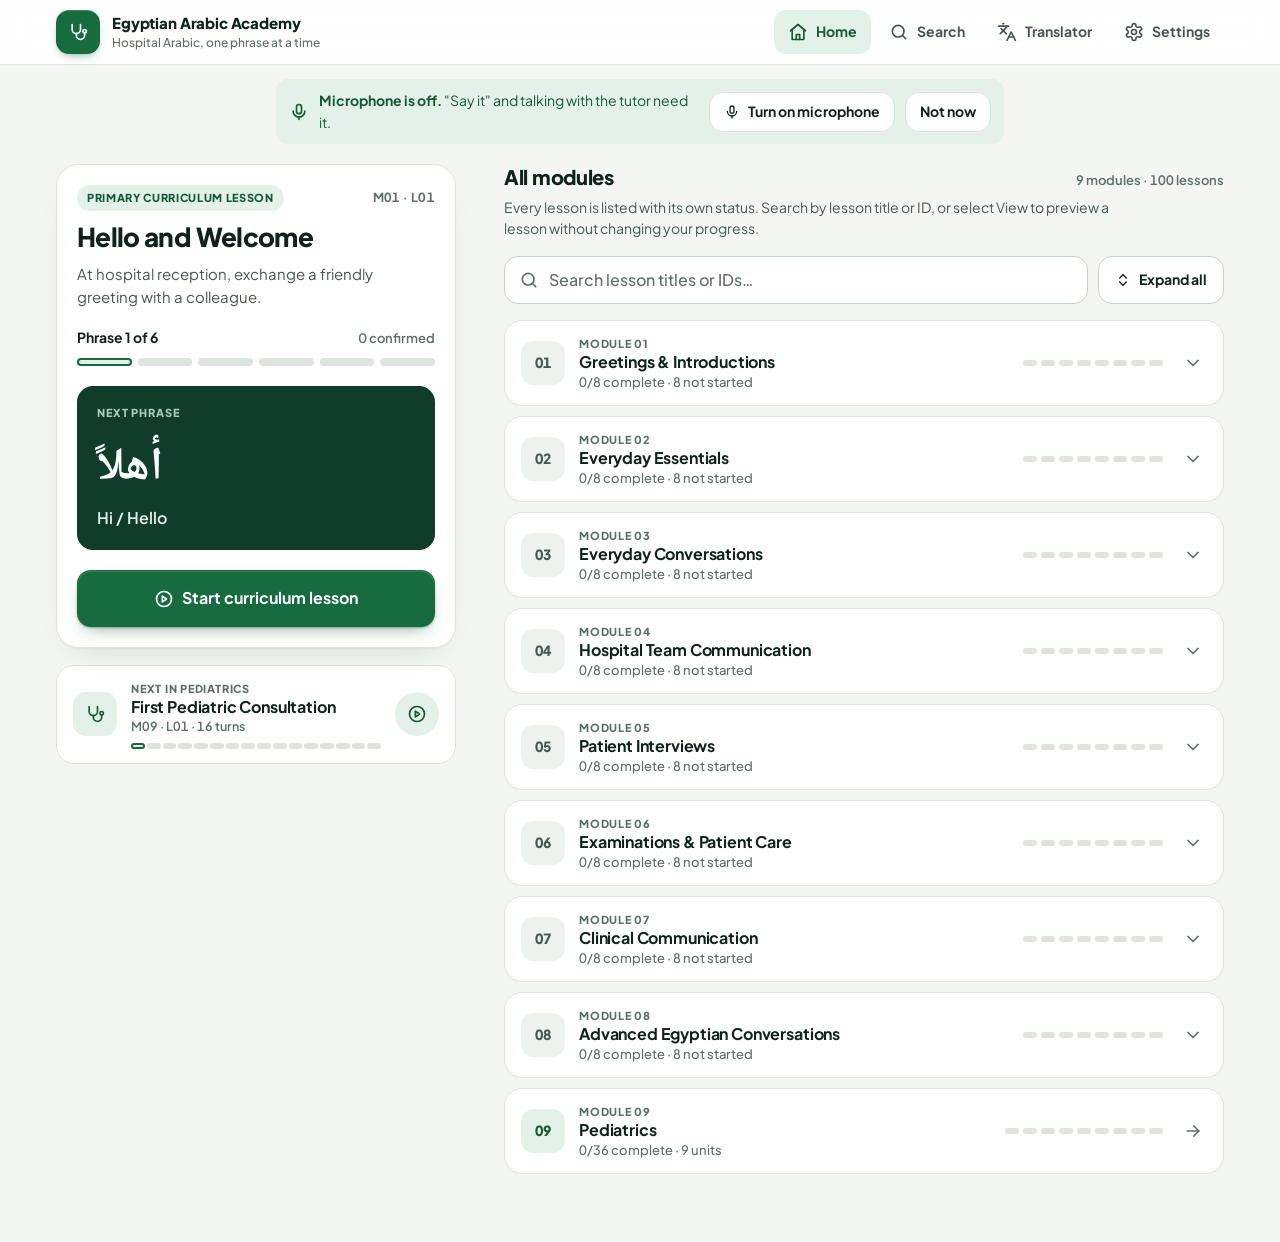
<file: index.html>
<!doctype html>
<html lang="en">
<head>
<meta charset="utf-8">
<meta name="viewport" content="width=device-width, initial-scale=1, viewport-fit=cover">
<title>Egyptian Arabic Academy</title>
<link rel="manifest" href="manifest.json">
<link rel="icon" type="image/png" sizes="192x192" href="icon-192.png">
<link rel="apple-touch-icon" href="apple-touch-icon.png">
<meta name="theme-color" content="#166B3F">
<meta name="mobile-web-app-capable" content="yes">
<meta name="apple-mobile-web-app-capable" content="yes">
<meta name="apple-mobile-web-app-title" content="Arabic Academy">
<link rel="preconnect" href="https://fonts.googleapis.com">
<link rel="preconnect" href="https://fonts.gstatic.com" crossorigin>
<!-- Fonts load alongside the page instead of holding it up: on a slow connection the text shows at once in the phone's
     own font, then switches when these arrive. -->
<link rel="preload" as="style" id="fontcss" href="https://fonts.googleapis.com/css2?family=Cairo:wght@500;700&family=Noto+Naskh+Arabic:wght@500;700&family=Plus+Jakarta+Sans:wght@400;500;600;700;800&display=swap" onload="this.onload=null;this.rel='stylesheet'">
<noscript><link rel="stylesheet" href="https://fonts.googleapis.com/css2?family=Cairo:wght@500;700&family=Noto+Naskh+Arabic:wght@500;700&family=Plus+Jakarta+Sans:wght@400;500;600;700;800&display=swap"></noscript>
<link rel="stylesheet" href="m9.css?v=20261124e">
<link rel="stylesheet" href="translator.css?v=20261124e">
<style>
/* Layout: one calm column; green marks the way forward, sand marks Arabic detail. */
:root{
  --bg:#F3F6F2; --surface:#ffffff; --sunk:#EEF2EE; --ink:#10231A; --muted:#5E6F66; --ink-2:#46584E; --line:#DCE4DD; --line-2:#C6D2C9;
  --green:#166B3F; --green-hi:#125A36; --on-green:#ffffff; --pale:#E4F1E8; --pale-ink:#125A36; --deep:#0F3D2A; --on-deep:#F1F7F2; --deep-soft:#A9CDB8;
  --sand:#9A4A07; --sand-pale:#FCEFD9; --amber:#E08A1E; --danger:#b42318; --danger-pale:#fdecea;
  --font:"Plus Jakarta Sans",system-ui,-apple-system,"Segoe UI",Roboto,sans-serif;
  --font-ar:"Cairo","Segoe UI","Noto Naskh Arabic","Geeza Pro",sans-serif;
  --r-lg:20px; --r:14px; --shadow:0 1px 2px rgba(20,40,30,.05),0 6px 20px rgba(20,40,30,.06);
}
@media (prefers-color-scheme: dark){
  :root{ --bg:#0f1512; --surface:#18201b; --sunk:#131a16; --ink:#e8efe9; --muted:#9aa89f; --ink-2:#b7c4bb; --line:#27322b; --line-2:#36443b;
    --green:#2aa765; --green-hi:#35b872; --on-green:#06140c; --pale:#183324; --pale-ink:#8fe2b2; --deep:#0b2a1d; --on-deep:#eef6f0; --deep-soft:#8fbfa3;
    --sand:#e2a85a; --sand-pale:#2c2416; --amber:#E39A35; --danger:#f08a80; --danger-pale:#3a1d1a;
    --shadow:0 1px 2px rgba(0,0,0,.3); color-scheme:dark; }
}
*{box-sizing:border-box}
[hidden]{display:none !important}
html{-webkit-text-size-adjust:100%}
body{margin:0;background:var(--bg);color:var(--ink);font:16px/1.55 var(--font)}
button,input,textarea{font:inherit;color:inherit}
:focus-visible{outline:3px solid color-mix(in srgb,var(--green) 55%,transparent);outline-offset:2px;border-radius:10px}
.ic{width:20px;height:20px;flex:none;stroke:currentColor;fill:none;stroke-width:2;stroke-linecap:round;stroke-linejoin:round}
.ic.sm{width:16px;height:16px} .ic.lg{width:26px;height:26px}

/* Top bar */
.top{position:sticky;top:0;z-index:20;background:color-mix(in srgb,var(--surface) 88%,transparent);-webkit-backdrop-filter:saturate(1.6) blur(14px);backdrop-filter:saturate(1.6) blur(14px);border-bottom:1px solid var(--line)}
.top-in{max-width:1200px;margin:0 auto;display:flex;align-items:center;justify-content:space-between;gap:12px;padding:10px max(16px,env(safe-area-inset-right)) 10px max(16px,env(safe-area-inset-left))}
.brand{display:flex;align-items:center;gap:12px;font-size:15px;font-weight:800;letter-spacing:-.01em;cursor:pointer;background:none;border:0;padding:0;text-align:left;color:var(--ink)}
.logo{width:44px;height:44px;border-radius:13px;background:var(--green);color:var(--on-green);display:grid;place-items:center;flex:none;box-shadow:inset 0 1px 0 rgba(255,255,255,.18),0 4px 10px -4px rgba(22,107,63,.6);transition:transform .22s cubic-bezier(.2,.7,.2,1)}
.brand:hover .logo{transform:rotate(-6deg) scale(1.04)}
.brand small{display:block;font-weight:500;font-size:12px;color:var(--muted);letter-spacing:0}
nav{display:flex;gap:4px}
nav button{display:flex;align-items:center;gap:8px;min-height:44px;background:none;border:0;border-radius:12px;padding:0 14px;font-size:14px;font-weight:700;color:var(--ink-2);cursor:pointer;transition:background-color .16s,color .16s}
nav button:hover{background:var(--sunk);color:var(--ink)}
nav button.on,nav button.on:hover{background:var(--pale);color:var(--pale-ink)}
.tab-ic{display:contents}

.wrap{max-width:760px;margin:0 auto;padding:20px max(16px,env(safe-area-inset-right)) 40px max(16px,env(safe-area-inset-left));display:flex;flex-direction:column;gap:14px}
.card{background:var(--surface);border:1px solid var(--line);border-radius:var(--r-lg);padding:20px;box-shadow:var(--shadow)}
.sec{display:flex;align-items:center;gap:8px;font-size:13px;font-weight:700;text-transform:uppercase;letter-spacing:.07em;color:var(--muted);margin:10px 2px -4px}
h1,h2,h3{margin:0;letter-spacing:-.015em;text-wrap:balance}
.title{font-size:22px;font-weight:800;line-height:1.25}
.eyebrow{display:flex;flex-wrap:wrap;align-items:center;gap:6px;font-size:13px;font-weight:600;color:var(--muted)}
.tag{font-size:12px;font-weight:700;letter-spacing:.03em;padding:3px 8px;border-radius:8px;background:var(--sunk);color:var(--muted);white-space:nowrap;font-variant-numeric:tabular-nums}
.tag.green{background:var(--pale);color:var(--pale-ink)} .tag.sand{background:var(--sand-pale);color:var(--sand)}
.muted{color:var(--muted)} .small{font-size:14px}
.meta{display:flex;align-items:flex-start;gap:8px;color:var(--muted);font-size:14px}
.meta .ic{margin-top:2px}
.row{display:flex;gap:10px;flex-wrap:wrap;align-items:center}
.between{display:flex;justify-content:space-between;align-items:center;gap:12px}
.grow{flex:1;min-width:0}

/* Buttons */
.btn{display:inline-flex;align-items:center;justify-content:center;gap:8px;border:1px solid transparent;border-radius:var(--r);padding:12px 18px;font-size:15px;font-weight:700;cursor:pointer;transition:background .15s,transform .05s;text-decoration:none;white-space:nowrap}
.btn:active{transform:translateY(1px)}
.btn.primary{background:var(--green);color:var(--on-green)} .btn.primary:hover{background:var(--green-hi)}
.btn.pale{background:var(--pale);color:var(--pale-ink)} .btn.pale:hover{filter:brightness(.97)}
.btn.ghost{background:var(--surface);border-color:var(--line);color:var(--ink)} .btn.ghost:hover{background:var(--sunk)}
.btn.danger{background:var(--surface);border-color:var(--line);color:var(--danger)}
.btn.block{width:100%} .btn.lg{padding:15px 20px;font-size:16px}
.btn:disabled{opacity:.55;cursor:default}

.sr{position:absolute;width:1px;height:1px;overflow:hidden;clip-path:inset(50%);white-space:nowrap}
/* Home (redesign): two columns on wide screens; the curriculum lesson is always first */
.h-sec{font-size:24px;font-weight:800;letter-spacing:-.02em;line-height:1.2;margin:4px 2px -2px}
.wrap.wide{max-width:1200px}
.layout{display:grid;grid-template-columns:minmax(0,1fr);gap:36px}
.col-a,.col-b{min-width:0;display:flex;flex-direction:column;gap:16px}
@media (min-width:1000px){ .layout{grid-template-columns:400px minmax(0,1fr);gap:48px;align-items:start} .col-a.stick{position:sticky;top:92px} }
.hd{margin:0;font-size:20px;font-weight:800;letter-spacing:-.015em;line-height:1.3}
.hd-row{display:flex;align-items:baseline;justify-content:space-between;gap:12px;flex-wrap:wrap}
.hd-count{font-size:13px;font-weight:600;color:var(--muted);font-variant-numeric:tabular-nums}
.home .card{border-radius:22px;box-shadow:0 1px 2px rgba(16,35,26,.04),0 14px 34px -20px rgba(16,35,26,.2)}
.hero{container:hero/inline-size;padding:0}
.hero-grid{display:grid;grid-template-columns:minmax(0,1fr);gap:20px;padding:20px}
@container hero (min-width:600px){
  .hero-grid{grid-template-columns:minmax(0,1.1fr) minmax(0,.9fr);grid-template-areas:"body phrase" "cta phrase";column-gap:28px;padding:24px}
  .hero-body{grid-area:body} .pp{grid-area:phrase} .hero-cta{grid-area:cta;align-self:end}
}
.hero-body{display:flex;flex-direction:column;gap:18px}
.lc-top{display:flex;justify-content:space-between;align-items:center;gap:12px;flex-wrap:wrap}
.lc-pill{display:inline-flex;align-items:center;min-height:26px;padding:0 10px;border-radius:99px;background:var(--pale);color:var(--pale-ink);font-size:11px;font-weight:800;letter-spacing:.06em;text-transform:uppercase;white-space:nowrap}
.lc-code{font-size:12.5px;font-weight:700;letter-spacing:.03em;color:var(--muted);white-space:nowrap;font-variant-numeric:tabular-nums}
.lc-title{margin:10px 0 0;font-size:26px;font-weight:800;letter-spacing:-.025em;line-height:1.2;text-wrap:balance}
.lc-scen{margin:10px 0 0;font-size:15px;line-height:1.55;color:var(--ink-2);text-wrap:pretty}
.lc-prog{display:flex;justify-content:space-between;align-items:baseline;gap:12px;font-size:14px}
.lc-prog b{font-weight:700}
.conf{display:inline-flex;align-items:center;gap:6px;font-size:13px;font-weight:700;color:var(--pale-ink);white-space:nowrap}
.conf .ic{width:14px;height:14px;stroke-width:3;align-self:center}
.conf.zero{color:var(--muted);font-weight:600}
.segs{display:grid;gap:6px;margin-top:10px}
.seg{height:8px;border-radius:99px;background:var(--line)}
.seg.done{background:var(--green)}
.seg.now{background:var(--pale);box-shadow:inset 0 0 0 2px var(--green)}
.seg.done.now{background:var(--green);box-shadow:none;outline:2px solid var(--green);outline-offset:2px}   /* a confirmed phrase she went back to */
.pp{display:flex;flex-direction:column;justify-content:space-between;gap:10px;min-height:164px;padding:18px 20px 20px;border-radius:16px;background:var(--deep);color:var(--on-deep)}
.pp-k{font-size:11px;font-weight:800;letter-spacing:.08em;text-transform:uppercase;color:var(--deep-soft)}
.pp-ar{margin:0;font-family:"Noto Naskh Arabic",var(--font-ar);font-weight:700;line-height:1.5;text-align:left;color:#fff;overflow-wrap:anywhere}
.pp-en{margin:2px 0 0;font-size:16px;font-weight:600;color:color-mix(in srgb,var(--on-deep) 85%,var(--deep-soft))}
.home .btn.primary{min-height:52px;box-shadow:inset 0 1px 0 rgba(255,255,255,.16),0 1px 2px rgba(14,74,48,.32),0 8px 18px -8px rgba(22,107,63,.55)}
.home .btn.primary:hover{background:var(--green-hi)}
.sub{padding:18px;display:flex;flex-direction:column;gap:12px}
.sc-top{display:flex;justify-content:space-between;align-items:flex-start;gap:10px}
.sc-title{font-size:16px;font-weight:700;line-height:1.35}
.sc-tag{font-size:11px;font-weight:800;letter-spacing:.06em;text-transform:uppercase;color:var(--muted);white-space:nowrap;padding-top:3px}
.sc-right{display:flex;align-items:flex-start;gap:4px;flex:none}
.sc-x{display:inline-flex;align-items:center;justify-content:center;gap:6px;min-width:44px;height:44px;margin:-12px -12px -8px 0;padding:0 10px;border:0;border-radius:10px;background:transparent;color:var(--muted);font:inherit;font-size:13px;font-weight:700;cursor:pointer;white-space:nowrap}
.sc-x:hover{background:var(--sunk);color:var(--ink)}
.sc-x.armed,.sc-x.armed:hover{background:var(--danger-pale);color:var(--danger)}
.sc-right:has(.sc-x.armed) .sc-tag{display:none}
.sc-meta{font-size:13px;color:var(--muted);margin-top:2px}
.sub .segs{margin-top:8px}
.sc-next{font-size:14px;color:var(--ink-2)} .sc-next .ar{font-family:"Noto Naskh Arabic",var(--font-ar);font-weight:700;font-size:20px;color:var(--ink)}

/* Modules (redesign) */
.mod-intro{margin:6px 0 0;max-width:62ch;font-size:14px;line-height:1.55;color:var(--ink-2);text-wrap:pretty}
.mod-tools{display:flex;flex-wrap:wrap;gap:10px}
.msearch{flex:1 1 180px;min-width:0;display:flex;align-items:center;gap:10px;min-height:48px;padding:0 6px 0 14px;background:var(--surface);border:1px solid var(--line-2);border-radius:14px;color:var(--muted);transition:border-color .16s,box-shadow .16s,color .16s}
.msearch:hover{border-color:color-mix(in srgb,var(--line-2) 60%,var(--muted))}
.msearch:focus-within{border-color:var(--green);box-shadow:0 0 0 4px rgba(22,107,63,.16);color:var(--green)}
.msearch input[type=text]{flex:1;min-width:0;height:46px;padding:0;border:0;border-radius:0;outline:0;box-shadow:none;background:transparent;font-size:16px;font-weight:500;color:var(--ink)}
.msearch input::placeholder{color:var(--muted);opacity:1}
.mclear{flex:none;display:grid;place-items:center;width:36px;height:36px;padding:0;border:0;border-radius:10px;background:transparent;color:var(--muted);cursor:pointer}
.mclear:hover{background:var(--sunk);color:var(--ink)}
.mod-tools .btn{min-height:48px;padding:0 16px;font-size:14px;border-color:var(--line-2)}
.mres{margin:0;font-size:13px;font-weight:600;color:var(--ink-2)}
.mods{display:flex;flex-direction:column;gap:10px}
.mod{background:var(--surface);border:1px solid var(--line);border-radius:18px;transition:border-color .18s,box-shadow .18s}
.mod:hover{border-color:var(--line-2);box-shadow:0 10px 24px -18px rgba(16,35,26,.28)}
.mod[open]{border-color:color-mix(in srgb,var(--green) 18%,var(--line));box-shadow:0 1px 2px rgba(16,35,26,.04),0 16px 32px -22px rgba(16,35,26,.28)}
.mod summary{padding:14px 14px 14px 16px;gap:14px;font-weight:400;border-radius:17px}
.mod-num{flex:none;display:grid;place-items:center;width:44px;height:44px;border-radius:13px;background:var(--sunk);color:var(--ink-2);font-size:14px;font-weight:800;font-variant-numeric:tabular-nums;transition:background-color .2s,color .2s}
.mod.active .mod-num{background:var(--pale);color:var(--pale-ink)}
.mod[open] .mod-num{background:var(--green);color:var(--on-green)}
/* A completed module turns green: tinted card, green border, a tick in place of its number */
.mod.done{background:var(--pale);border-color:var(--green)}
.mod.done .mod-num{background:var(--green);color:var(--on-green)}
.mod.done .mod-num .ic{width:22px;height:22px;stroke-width:3}
.mod.done .mod-count{color:var(--pale-ink);font-weight:600}
.mod.done .list{border-top-color:rgba(22,107,63,.2)}
.mod.done .lesson-row:hover{background:var(--surface)}
.mod-done{display:inline-flex;align-items:center;gap:4px;margin-left:8px;padding:2px 8px;border-radius:99px;background:var(--green);color:var(--on-green);font-size:10.5px;letter-spacing:.05em;vertical-align:1px}
.mod-done .ic{width:12px;height:12px;stroke-width:2.6}
.mod-banner{display:flex;gap:12px;align-items:flex-start;padding:14px 16px;border-radius:16px;background:var(--green);color:var(--on-green)}
.mod-banner>.ic{width:24px;height:24px;flex:none}
.mod-banner b{display:block;font-size:16px;line-height:1.35}
.mod-banner span{display:block;font-size:14px;opacity:.9;margin-top:2px}
.mod-h{display:block;font-size:11px;font-weight:800;letter-spacing:.07em;text-transform:uppercase;color:var(--muted)}
.mod-name{display:block;font-size:16px;font-weight:700;letter-spacing:-.01em;line-height:1.3;color:var(--ink)}
.mod-count{display:block;font-size:13px;font-weight:500;line-height:1.4;color:var(--muted);font-variant-numeric:tabular-nums}
.dots{display:flex;gap:4px;flex:none}
.dot{width:14px;height:6px;border-radius:99px;background:var(--line)}
.dot.p{background:var(--amber)} .dot.c{background:var(--green)}
.mod .chev-box{flex:none;display:grid;place-items:center;width:32px;height:32px;border-radius:10px;color:var(--muted)}
.mod summary:hover .chev-box{background:var(--sunk);color:var(--ink)}
.mod .chev{transition:transform .3s cubic-bezier(.2,.7,.2,1)}
.mod .list{margin:0 16px;padding:8px 0 10px;border-top:1px solid var(--line)}
.mod .lesson-row{gap:12px;padding:8px;margin:0 -8px;width:calc(100% + 16px)}
.mod .lesson-row:hover{background:var(--bg)}
.st{flex:none;width:20px;height:20px;fill:none;stroke:currentColor;stroke-width:2;stroke-linecap:round;stroke-linejoin:round;color:var(--line-2)}
.st .half,.st .tick{display:none}
.st.p{color:var(--amber)} .st.p .half{display:block;fill:currentColor;stroke:none}
.st.c{color:var(--green)} .st.c .ring{fill:currentColor} .st.c .tick{display:block;stroke:#fff}
.l-meta{display:flex;flex-wrap:wrap;align-items:center;gap:6px;font-size:12px;font-weight:700;letter-spacing:.02em;color:var(--muted);font-variant-numeric:tabular-nums}
.l-st.p{color:var(--sand)} .l-st.c{color:var(--pale-ink)}
.l-title{display:block;font-size:15px;font-weight:600;line-height:1.35;color:var(--ink);overflow-wrap:anywhere}
.view{flex:none;display:inline-flex;align-items:center;gap:6px;height:36px;padding:0 12px;border:1px solid var(--line);border-radius:10px;background:var(--surface);color:var(--pale-ink);font-size:13px;font-weight:700}
.lesson-row:hover .view{background:var(--pale);border-color:color-mix(in srgb,var(--green) 18%,var(--line))}
.view .ic{width:15px;height:15px}
.mnone{display:flex;flex-direction:column;align-items:center;gap:14px;padding:40px 24px;background:var(--surface);border:1px dashed var(--line-2);border-radius:18px;text-align:center}
.mnone .ico{display:grid;place-items:center;width:44px;height:44px;border-radius:13px;background:var(--sunk);color:var(--ink-2)}
summary{cursor:pointer;padding:14px 0;display:flex;justify-content:space-between;align-items:center;gap:10px;list-style:none;font-weight:700}
summary::-webkit-details-marker{display:none}
.chev{transition:transform .2s} details[open] .chev{transform:rotate(180deg)}
.lesson-row{display:flex;align-items:center;gap:10px;width:100%;text-align:left;background:none;border:0;border-radius:12px;padding:9px 8px;cursor:pointer}
.lesson-row:hover{background:var(--sunk)}
.st-done{color:var(--green)}
details .list{padding:0 0 10px}

/* Lesson */
.backrow{display:flex;align-items:center;justify-content:space-between;gap:10px}
.steps{display:flex;gap:6px}
.steps i{flex:1;height:6px;border-radius:99px;background:var(--sunk)}
.steps i.c{background:var(--green)} .steps i.a{background:var(--sand)}
.badge{display:inline-flex;align-items:center;gap:6px;font-size:12px;font-weight:700;color:var(--sand);background:var(--sand-pale);padding:4px 10px;border-radius:99px;letter-spacing:.04em;text-transform:uppercase}
.audio{display:flex;justify-content:center;gap:10px;flex-wrap:wrap;margin-top:20px}
.actions{display:flex;flex-direction:column;gap:10px}
.hint{display:flex;gap:8px;align-items:flex-start;justify-content:center;text-align:center;font-size:13px;color:var(--muted)}
.btn .ic{transition:transform .2s cubic-bezier(.2,.7,.2,1)}
.back:hover .ic{transform:translateX(-3px)} .go:hover .ic{transform:translateX(4px)} .again:hover .ic{transform:rotate(-40deg)}
.btn.back{min-height:44px;padding:0 16px 0 12px;font-size:14px;border-color:var(--line-2)}
.code-pill{display:inline-flex;align-items:center;min-height:28px;padding:0 12px;border-radius:99px;background:var(--pale);color:var(--pale-ink);font-size:12.5px;font-weight:800;letter-spacing:.04em;font-variant-numeric:tabular-nums;white-space:nowrap}
.lhead{display:flex;flex-direction:column;gap:8px}
.ltitle{margin:0;font-size:clamp(26px,3.2cqw,32px);font-weight:800;letter-spacing:-.025em;line-height:1.2;text-wrap:balance}
.lmeta{display:flex;align-items:flex-start;gap:8px;color:var(--ink-2)}
.lmeta>.ic{margin-top:3px;width:18px;height:18px;color:var(--muted)}
.lctx{align-self:flex-start;margin-top:2px}   /* the context label lines up with the title and progress, on its own line */
.lmeta p{margin:0;font-size:15px;line-height:1.55;text-wrap:pretty}
.ctx-chip{display:inline-flex;align-items:center;min-height:24px;padding:0 10px;border-radius:99px;background:var(--sunk);color:var(--ink-2);font-size:12.5px;font-weight:700;white-space:nowrap}

/* Lesson (redesign): phrase card beside the tutor and actions on wide screens, one column below 960px */
.lesson{container:lesson/inline-size;width:100%;max-width:1080px;margin:0 auto;display:flex;flex-direction:column;gap:24px}
.lesson>.note{margin-top:0}
.lintro{display:flex;flex-direction:column;gap:20px}
.lesson .card{border-radius:22px;box-shadow:0 1px 2px rgba(16,35,26,.04),0 14px 34px -20px rgba(16,35,26,.2)}
.stage{display:grid;grid-template-columns:minmax(0,1fr);gap:16px}
.side .actions{order:-1}   /* one column (phone, tablet): the Complete buttons come straight after the phrase, before the tutor */
@container lesson (min-width:960px){ .stage{grid-template-columns:minmax(0,1fr) 380px;gap:24px;align-items:stretch} .side .actions{order:0} }
.phrase{display:flex;flex-direction:column;align-items:center;justify-content:center;gap:28px;padding:clamp(28px,4.5cqw,44px) clamp(20px,4cqw,40px);text-align:center}
.phrase-text{display:flex;flex-direction:column;align-items:center;gap:10px;max-width:100%;align-self:stretch}   /* full width, so Back / Forward sit at the card's edges */
.phrase .badge{margin:0;min-height:26px;padding:0 12px;font-size:11px;font-weight:800;letter-spacing:.08em}
/* Back / Forward beside the phrase number (a blank space keeps the number centred on the first and last phrase) */
.pnav{display:grid;grid-template-columns:44px 1fr 44px;align-items:center;gap:8px;width:100%}
.pnav>:nth-child(2){justify-self:center}
.pn-btn{display:grid;place-items:center;width:44px;height:44px;padding:0;border:1px solid var(--line);border-radius:99px;background:var(--surface);color:var(--ink-2);cursor:pointer;transition:background-color .16s ease,border-color .16s ease,color .16s ease,transform .12s ease}
.pn-btn:hover{background:var(--sunk);border-color:var(--line-2);color:var(--ink)}
.pn-btn:active{transform:scale(.94)}
.pn-btn .ic{width:20px;height:20px}
.lblock{display:flex;align-items:flex-start;gap:10px;padding:12px 14px;border-radius:14px;background:var(--sand-pale);color:var(--ink);font-size:14px;line-height:1.5;text-wrap:pretty}
.lblock>.ic{flex:none;margin-top:2px;color:var(--sand)}
.pdone{display:flex;align-items:center;justify-content:center;gap:8px;min-height:44px;border-radius:14px;background:var(--pale);color:var(--pale-ink);font-size:14.5px;font-weight:700}
.lreset{display:inline-flex;align-items:center;justify-content:center;gap:8px;align-self:center;min-height:44px;padding:0 16px;border:0;border-radius:12px;background:transparent;color:var(--muted);font:inherit;font-size:13.5px;font-weight:700;cursor:pointer;transition:background-color .16s ease,color .16s ease}
.lreset:hover{background:var(--sunk);color:var(--ink)}
.lreset.armed,.lreset.armed:hover{background:var(--danger-pale);color:var(--danger)}
.btn.restart.armed,.btn.restart.armed:hover{background:var(--danger-pale);color:var(--danger);border-color:transparent}
.restart-why{margin:0;font-size:14px;line-height:1.55;color:var(--ink-2);text-wrap:pretty} .restart-why b{color:var(--ink)}
.restart-card{display:flex;flex-direction:column;gap:12px;padding:16px;margin-top:12px}
.arabic{margin:0;font-family:var(--font-ar);font-weight:700;font-size:clamp(54px,8cqw,84px);line-height:1.55;direction:rtl;text-wrap:balance;overflow-wrap:anywhere;max-width:100%}
.arabic.long{font-size:clamp(36px,5.6cqw,60px)}
.latin{font-size:22px;font-weight:700;letter-spacing:-.01em;line-height:1.3}
.english{font-size:17px;font-weight:500;line-height:1.4;color:var(--muted)}
.tiles{display:grid;grid-template-columns:repeat(3,minmax(0,1fr));gap:10px;width:100%;max-width:384px}
.tile{display:flex;flex-direction:column;align-items:center;justify-content:center;gap:8px;min-height:92px;padding:12px 8px;border:1px solid var(--line);border-radius:16px;background:var(--surface);color:var(--ink);font:inherit;font-size:13.5px;font-weight:700;cursor:pointer;transition:background-color .16s ease,border-color .16s ease,box-shadow .16s ease,transform .12s ease}
.tile-ic{display:grid;place-items:center;width:44px;height:44px;border-radius:99px;background:var(--sunk);color:var(--ink);transition:background-color .16s ease,color .16s ease,transform .2s cubic-bezier(.2,.7,.2,1)}
.tile.lead .tile-ic{background:var(--green);color:var(--on-green)}
.tile:hover{border-color:var(--line-2);background:var(--bg);box-shadow:0 10px 22px -16px rgba(16,35,26,.3)}
.tile:hover .tile-ic{background:var(--pale);color:var(--pale-ink);transform:scale(1.06)}
.tile.lead:hover .tile-ic{background:var(--green-hi);color:var(--on-green)}
.tile:active{transform:scale(.97)}
.tile.on,.tile.on:hover{border-color:var(--green);background:var(--pale);box-shadow:0 0 0 4px rgba(22,107,63,.12)}
.tile.on .tile-ic,.tile.on:hover .tile-ic{background:var(--green);color:var(--on-green);animation:eaa-beat 1.1s ease-in-out infinite}
.tile.rec.on .tile-ic,.tile.rec.on:hover .tile-ic{animation:eaa-ring 1.4s ease-out infinite}
@keyframes eaa-beat{0%,100%{transform:scale(1)}50%{transform:scale(1.1)}}
@keyframes eaa-ring{0%{box-shadow:0 0 0 0 rgba(22,107,63,.5)}100%{box-shadow:0 0 0 12px rgba(22,107,63,0)}}
#heard{width:100%;margin-top:-16px} #heard:empty{display:none}
.side{min-width:0;display:flex;flex-direction:column;gap:16px}
.tutor-card{display:flex;flex-direction:column;gap:16px;padding:20px}
.tutor-card .tutor-ico{width:44px;height:44px}
.tutor-t{margin:0;font-size:16px;font-weight:700;letter-spacing:-.01em;line-height:1.3}
.tutor-d{margin:4px 0 0;font-size:14px;line-height:1.55;color:var(--ink-2);text-wrap:pretty}
.wrap-row{flex-wrap:wrap;gap:6px 10px}
.tutor-card #tutorBox .log{margin-top:0}
.btn.live-btn{background:var(--surface);border-color:var(--green);color:var(--pale-ink);box-shadow:0 0 0 4px rgba(22,107,63,.12)}
.live-dot{flex:none;width:8px;height:8px;border-radius:99px;background:var(--green);animation:eaa-ring 1.4s ease-out infinite}
.lesson .actions .btn{min-height:48px}
.lesson .actions .go{min-height:56px;font-size:16px;box-shadow:inset 0 1px 0 rgba(255,255,255,.16),0 1px 2px rgba(14,74,48,.32),0 8px 18px -8px rgba(22,107,63,.55)}
.lesson .actions .again{border-color:var(--line-2)}
.lesson .hint{justify-content:flex-start;text-align:left;padding:6px 4px 0}
.lesson .hint .ic{margin-top:2px}
.hint i{padding-right:.16em}   /* the font has no true italic; the slanted letters would lean into the next space */
@media (prefers-reduced-motion:reduce){ .tile,.tile *,.live-dot,.btn .ic{animation:none !important;transition:none !important} }

/* Lesson preview (redesign): scenario + continue on the left, the expression list on the right from 1000px */
.pvw,.pgw{container:page/inline-size;width:100%;max-width:1200px;margin:0 auto;display:flex;flex-direction:column;gap:24px}
.pvw .card,.pgw .card{border-radius:22px;box-shadow:0 1px 2px rgba(16,35,26,.04),0 14px 34px -20px rgba(16,35,26,.2)}
.pv-mod{margin:0;font-size:15px;font-weight:500;color:var(--muted)}
.pvw .lhead{gap:4px}
.pv{display:grid;grid-template-columns:minmax(0,1fr);grid-template-areas:"scn" "cont" "list";gap:20px}   /* one column: Start / Resume sits above the list */
.pv-scn{grid-area:scn;min-width:0} .pv-list{grid-area:list;min-width:0} .pv-cont{grid-area:cont;min-width:0}
@container page (min-width:1000px){ .pv{grid-template-columns:400px minmax(0,1fr);grid-template-areas:"scn list" "cont list";grid-template-rows:auto 1fr;gap:20px 48px} .pv-cont{align-self:start} }
.pv-scn,.pv-cont{display:flex;flex-direction:column;gap:16px;padding:20px}
.pv-scn-top{display:flex;flex-direction:column;gap:10px;align-items:flex-start}
.pv-h{display:flex;align-items:center;gap:10px}
.pv-h h2{margin:0;font-size:11px;font-weight:800;letter-spacing:.07em;text-transform:uppercase;color:var(--muted)}
.pv-ico{flex:none;display:grid;place-items:center;width:32px;height:32px;border-radius:10px;background:var(--pale);color:var(--pale-ink)}
.pv-scen{margin:0;font-size:16px;font-weight:500;line-height:1.55;text-wrap:pretty}
.pv-stats{display:grid;grid-template-columns:repeat(2,minmax(0,1fr));gap:12px;padding-top:16px;border-top:1px solid var(--line)}
.pv-stats>div{display:flex;flex-direction:column;align-items:flex-start;gap:4px}
.pv-stats>div>span:first-child{font-size:12.5px;font-weight:600;color:var(--muted)}
.pv-stats b{font-size:26px;font-weight:800;letter-spacing:-.02em;line-height:1.2;font-variant-numeric:tabular-nums}
.st-pill{display:inline-flex;align-items:center;gap:7px;min-height:30px;padding:0 12px;border-radius:99px;font-size:13.5px;font-weight:800;background:var(--sunk);color:var(--ink-2)}
.st-pill i{width:7px;height:7px;border-radius:99px;background:var(--muted)}
.st-pill.in_progress{background:var(--sand-pale);color:var(--sand)} .st-pill.in_progress i{background:var(--amber)}
.st-pill.complete{background:var(--pale);color:var(--pale-ink)} .st-pill.complete i{background:var(--green)}
.pv-list{display:flex;flex-direction:column;gap:14px}
.pv-lh{display:flex;flex-direction:column;gap:6px}
.pv-lh h2{margin:0;font-size:20px;font-weight:800;letter-spacing:-.015em;line-height:1.3}
.pv-lh p{margin:0;max-width:64ch;font-size:14px;line-height:1.55;color:var(--ink-2);text-wrap:pretty}
.pv-lh .ctx-chip{gap:6px;min-height:26px}
.exprs-card{padding:0}
.exprs{list-style:none;margin:0;padding:8px}
.exprs li{padding:2px 0} .exprs li+li{border-top:1px solid var(--sunk)}
.expr{display:flex;align-items:center;gap:14px;width:100%;padding:12px;border:0;border-radius:14px;background:transparent;color:var(--ink);text-align:left;font:inherit;cursor:pointer;transition:background-color .14s ease}
.expr:hover{background:var(--bg)} .expr:active{background:var(--sunk)}
.num{flex:none;display:grid;place-items:center;width:32px;height:32px;border-radius:10px;background:var(--sunk);color:var(--ink-2);font-size:13px;font-weight:800;font-variant-numeric:tabular-nums}
.num.done{background:var(--green);color:var(--on-green)}
.num.now{background:var(--pale);color:var(--pale-ink);box-shadow:inset 0 0 0 2px var(--green)}
.expr-t{flex:1;min-width:0;display:flex;flex-direction:column;gap:1px}
.expr-top{display:flex;align-items:center;justify-content:space-between;gap:4px 12px;flex-wrap:wrap}
.expr-ar{font-family:var(--font-ar);font-size:30px;font-weight:700;line-height:1.5}
.expr-lat{font-size:15px;font-weight:700;line-height:1.4}
.expr-en{font-size:14px;font-weight:500;line-height:1.4;color:var(--muted)}
.chip-ok,.chip-now{display:inline-flex;align-items:center;gap:5px;min-height:24px;padding:0 10px;border-radius:99px;font-size:12px;font-weight:800;white-space:nowrap}
.chip-ok{background:var(--pale);color:var(--pale-ink)} .chip-ok .ic{width:12px;height:12px;stroke-width:3}
.chip-now{background:var(--sand-pale);color:var(--sand)}
.spk{flex:none;display:grid;place-items:center;width:40px;height:40px;border-radius:99px;background:var(--sunk);color:var(--ink-2);transition:background-color .16s ease,color .16s ease,transform .2s cubic-bezier(.2,.7,.2,1)}
.expr:hover .spk{background:var(--pale);color:var(--pale-ink);transform:scale(1.06)}
.expr.on,.expr.on:hover{background:var(--pale)}
.expr.on .spk,.expr.on:hover .spk{background:var(--green);color:var(--on-green);animation:eaa-beat 1.1s ease-in-out infinite}
.pv-ch{display:flex;flex-direction:column;gap:10px}
.pv-ch h2{margin:0;font-size:18px;font-weight:800;letter-spacing:-.015em;line-height:1.3}
.pv-ch p{margin:0;font-size:14px;line-height:1.55;color:var(--ink-2);text-wrap:pretty} .pv-ch p b{color:var(--ink)}
.pv-ch .segs{margin-top:0}
.pv-btns{display:flex;flex-direction:column;gap:10px}
.pv-btns .go-btn{min-height:52px}

/* Progress (redesign): one column on phones; two columns from 1000px */
.pg{display:flex;flex-direction:column;gap:16px}
.pg-col{display:contents}
/* On a phone the cards are reordered (o1-o6), so the browser's scroll anchoring can hold a card that is really
   below the one being opened, and the page jumps: the opened card's title slides off the top. Turn it off here. */
.pgw,body.on-settings{overflow-anchor:none}   /* opening or closing a Settings card leaves its title where she tapped it: the browser never scrolls to keep something else in place */
.o1{order:1}.o2{order:2}.o3{order:3}.o4{order:4}.o5{order:5}.o6{order:6}
@container page (min-width:1000px){ .pg{display:grid;grid-template-columns:minmax(0,1fr) 440px;gap:24px;align-items:start} .pg-col{display:flex;flex-direction:column;gap:16px;min-width:0} }
/* Settings: the progress card. Lessons complete leads; the bar shows complete (green) and in progress (amber). */
.ov{display:flex;flex-direction:column;gap:14px;padding:18px 20px}
.ov-top{display:flex;align-items:baseline;justify-content:space-between;gap:12px}
.ov-k{font-size:11px;font-weight:800;letter-spacing:.07em;text-transform:uppercase;color:var(--muted)}
.ov-pct{font-size:13px;font-weight:800;color:var(--pale-ink);font-variant-numeric:tabular-nums}
.ov-main{display:flex;align-items:baseline;flex-wrap:wrap;gap:4px 8px;margin-top:-6px}
.ov-main b{font-size:34px;font-weight:800;letter-spacing:-.03em;line-height:1.1;font-variant-numeric:tabular-nums}
.ov-main span{font-size:15px;font-weight:600;color:var(--ink-2)}
.ov-main small{font-size:15px;font-weight:700;color:var(--muted);font-variant-numeric:tabular-nums}
.ov-bar{display:flex;gap:3px;height:8px;border-radius:99px;background:var(--sunk);overflow:hidden}
.ov-bar i{display:block;height:100%;border-radius:99px;flex:none}
.ov-bar .c{background:var(--green)} .ov-bar .p{background:var(--amber)}
.ov-row{display:grid;grid-template-columns:1fr 1fr;gap:12px;padding-top:14px;border-top:1px solid var(--line)}
.ov-it{min-width:0}
.ov-it b{display:block;font-size:22px;font-weight:800;letter-spacing:-.02em;line-height:1.15;font-variant-numeric:tabular-nums}
.ov-it span{display:flex;align-items:center;gap:6px;margin-top:2px;font-size:13px;font-weight:600;line-height:1.3;color:var(--ink-2);white-space:nowrap}
.ov-it span i{flex:none;width:8px;height:8px;border-radius:99px;background:var(--amber)}
.ov-it span .ic{width:14px;height:14px;stroke-width:3;color:var(--green)}
.ov-row .ov-it+.ov-it{padding-left:12px;border-left:1px solid var(--line)}
.ov-it span i.n{background:var(--line-2)}   /* "Not started" marker on Settings: the empty part of the bar */
.pcard{display:flex;flex-direction:column;gap:14px;padding:20px}
.pcard h2{margin:0;font-size:18px;font-weight:800;letter-spacing:-.015em;line-height:1.3}
/* Settings cards that fold away: Move to another device, Daily backup */
.pfold{padding:0}
.pfold > summary{display:flex;align-items:center;justify-content:flex-start;gap:14px;padding:16px 14px 16px 20px;font-weight:400;border-radius:inherit}
.pfold > summary h2{margin:0;font-size:18px;font-weight:800;letter-spacing:-.015em;line-height:1.3}
.pfold-s{display:block;margin-top:2px;font-size:13px;font-weight:600;color:var(--muted);font-variant-numeric:tabular-nums}
.pfold .tutor-ico{width:44px;height:44px}
.pfold .chev-box{flex:none;display:grid;place-items:center;width:32px;height:32px;border-radius:10px;color:var(--muted);transition:transform .2s ease,background-color .16s ease}
.pfold > summary:hover .chev-box{background:var(--sunk);color:var(--ink)}
.pfold[open] > summary .chev-box{transform:rotate(180deg)}
.pfold-in{display:flex;flex-direction:column;gap:14px;padding:0 20px 20px}
.pfold-in > .pdesc:first-child{margin:0}
.pfold .adv:not([open]) .chev{transform:none}   /* the folds inside keep their own arrow */
.pdesc{margin:4px 0 0;font-size:14px;line-height:1.55;color:var(--ink-2);text-wrap:pretty}
.tutor-ico.green{background:var(--pale);color:var(--pale-ink)}
.pcard .tutor-head{gap:14px} .pcard .tutor-ico{width:44px;height:44px}
.mrow{display:flex;align-items:center;gap:14px;padding:12px 0}
.mrow+.mrow{border-top:1px solid var(--sunk)}
.mnum{flex:none;display:grid;place-items:center;width:36px;height:36px;border-radius:11px;background:var(--sunk);color:var(--ink-2);font-size:13px;font-weight:800;font-variant-numeric:tabular-nums}
.mnum.active{background:var(--pale);color:var(--pale-ink)}
.mnum.done{background:var(--green);color:var(--on-green)} .mnum.done .ic{width:18px;height:18px;stroke-width:3}
.mrow-b{flex:1;min-width:0;display:flex;flex-direction:column;gap:8px}
.mrow-t{display:flex;align-items:baseline;justify-content:space-between;gap:2px 12px;flex-wrap:wrap}
.mrow-n{font-size:15px;font-weight:700;line-height:1.35}
.mrow-c{display:inline-flex;gap:8px;font-size:13px;font-weight:700;color:var(--muted);font-variant-numeric:tabular-nums}
.mrow-p{color:var(--sand)}
.bar8{display:grid;grid-template-columns:repeat(8,minmax(0,1fr));gap:4px}
.bar8 span{height:6px;border-radius:99px;background:var(--line)} .bar8 .p{background:var(--amber)} .bar8 .c{background:var(--green)}
.pfoot{display:flex;align-items:flex-start;gap:8px;padding-top:12px;border-top:1px solid var(--line);color:var(--muted)}
.pfoot .ic{margin-top:2px} .pfoot p{margin:0;font-size:13px;line-height:1.5}
.pgw .btn{min-height:44px;padding:0 16px;font-size:14px;border-radius:14px}
.pgw .btn.ghost,.pgw label.btn{border-color:var(--line-2)}
.pgw .btn.danger{border-color:color-mix(in srgb,var(--danger) 35%,transparent)} .pgw .btn.danger:hover{background:var(--danger-pale)}
.pgw .btn.push{margin-left:auto}
.pgw .btn:disabled{opacity:.5;cursor:not-allowed}
/* Save / Load backup file share one row, each taking half, even on a narrow phone */
.pgw .row.pair{flex-wrap:nowrap}
.pgw .row.pair>.btn{flex:1 1 0;min-width:0;padding:0 8px;gap:6px;font-size:clamp(12.5px,3.6cqw,14px)}
@container page (max-width:310px){ .pgw .row.pair>.btn .ic{display:none} }   /* very small phones: text only */
.keyrow{display:flex;flex-wrap:wrap;gap:10px}
.keyrow input{flex:999 1 240px;min-width:0;height:48px;border-color:var(--line-2);border-radius:14px}
.keyrow .btn{flex:1 0 auto;min-height:48px}
.pgw textarea.code{min-height:128px;border-color:var(--line-2);border-radius:14px;background:var(--bg);font-size:12.5px;line-height:1.6;overflow-wrap:anywhere;resize:vertical}
/* "Show progress text": the raw text is tucked away until asked for */
.adv{border:1px solid var(--line);border-radius:14px;background:var(--bg)}
.adv summary{justify-content:flex-start;gap:8px;min-height:44px;padding:0 14px;font-size:14px;color:var(--pale-ink)}
.adv .chev{width:16px;height:16px} .adv[open] .chev{transform:rotate(180deg)}
.adv-in{display:flex;flex-direction:column;gap:12px;padding:0 12px 12px}
.pgw .adv textarea.code{background:var(--surface)}
.bk-more .bk-row{background:var(--surface)}   /* older backups sit on white inside the tinted fold */
.reset-row{display:flex;flex-direction:column;align-items:center;gap:12px;padding-top:14px;border-top:1px solid var(--line)}
.reset-row .pdesc{margin:0;align-self:stretch}   /* the explanation reads left to right; the Start over button sits in the middle */
.tint{padding:12px 14px;border-radius:14px;background:var(--bg);border:1px solid var(--line)}
.tint>b{display:block;font-size:13px;font-weight:800} .tint p{margin:4px 0 0;font-size:14px;line-height:1.5;color:var(--ink-2)} .tint p b{color:var(--ink)}
.ios-warn{display:flex;gap:8px;align-items:flex-start;margin-top:10px;padding:10px 12px;border-radius:12px;background:var(--sand-pale);color:var(--sand)}
.ios-warn .ic{margin-top:2px;flex:none} .tint .ios-warn p{margin:0;font-size:13.5px;color:var(--ink-2)} .tint .ios-warn p b{color:var(--ink)}
.howto{display:grid;grid-template-columns:repeat(auto-fit,minmax(min(240px,100%),1fr));gap:10px}
.bk-list{display:flex;flex-direction:column;gap:8px}
.bk-row{display:flex;align-items:center;justify-content:space-between;gap:10px 14px;flex-wrap:wrap;padding:14px 14px 14px 16px}
.bk-row>div{flex:1 1 168px;min-width:0;display:flex;flex-direction:column;gap:2px}
.bk-row>div b{font-size:14px;font-variant-numeric:tabular-nums} .bk-row>div span{font-size:13px;font-weight:500;color:var(--muted)} .bk-tr{font-style:normal}
#stateMsg .note,#stateMsg .warn,#bkMsg .note,#bkMsg .warn,#keyMsg .note,#keyMsg .warn{margin-top:0}
#stateMsg:empty,#bkMsg:empty,#keyMsg:empty{display:none}

/* Confirmation pop-up */
dialog.modal{border:0;padding:0;border-radius:22px;background:var(--surface);color:var(--ink);width:min(420px,calc(100% - 32px));box-shadow:0 24px 60px -12px rgba(16,35,26,.45)}
dialog.modal::backdrop{background:rgba(16,35,26,.55)}
.mdl-in{padding:24px;display:flex;flex-direction:column;gap:10px}
.mdl-ic{display:grid;place-items:center;width:48px;height:48px;border-radius:14px;background:var(--pale);color:var(--pale-ink);margin-bottom:4px}
.mdl-ic.danger{background:var(--danger-pale);color:var(--danger)}
dialog.modal h2{margin:0;font-size:20px;font-weight:800;letter-spacing:-.015em}
dialog.modal p{margin:0;font-size:15px;line-height:1.55;color:var(--ink-2)}
.mdl-btns{display:flex;flex-wrap:wrap-reverse;gap:10px;margin-top:12px}
.mdl-btns .btn{flex:1 1 140px;min-height:48px;border-radius:14px}
.mdl-btns .btn.ghost{border-color:var(--line-2)}
.btn.danger-solid{background:var(--danger);color:var(--surface)} .btn.danger-solid:hover{filter:brightness(.92)}
.mdl-btns .btn:disabled{opacity:.55;cursor:wait}

.note,.warn{display:flex;gap:10px;align-items:flex-start;border-radius:12px;padding:11px 13px;font-size:14px;margin-top:12px;text-align:left}
.note{background:var(--pale);color:var(--pale-ink)}
.warn{background:var(--danger-pale);color:var(--danger)}
.note .ic,.warn .ic{margin-top:1px}

/* Tutor */
.tutor-head{display:flex;gap:12px;align-items:flex-start}
.tutor-ico{width:42px;height:42px;border-radius:13px;background:var(--sand-pale);color:var(--sand);display:grid;place-items:center;flex:none}
.log{max-height:280px;overflow:auto;display:flex;flex-direction:column;gap:8px;margin-top:14px;padding:2px}
.log p{margin:0;max-width:85%;padding:9px 13px;border-radius:16px;font-size:15px;line-height:1.5}
.log p[data-who="tutor"]{background:var(--sunk);border-bottom-left-radius:5px;align-self:flex-start}
.log p[data-who="me"]{background:var(--green);color:var(--on-green);border-bottom-right-radius:5px;align-self:flex-end}
.log:empty{display:none}
.tstatus{display:flex;align-items:center;gap:8px;min-height:22px;margin:10px 0;font-size:14px;color:var(--muted)}
.compose{display:flex;gap:8px;margin-top:10px}
input[type=text],input[type=password],textarea{width:100%;padding:12px 14px;border-radius:var(--r);border:1px solid var(--line);background:var(--surface);color:var(--ink);font-size:16px}
input:focus,textarea:focus{outline:none;border-color:var(--green);box-shadow:0 0 0 3px color-mix(in srgb,var(--green) 20%,transparent)}
textarea{min-height:110px;font-family:ui-monospace,Consolas,monospace;font-size:12px}
.live{display:inline-block;width:10px;height:10px;border-radius:50%;background:var(--danger);animation:pulse 1s infinite;flex:none}
@keyframes pulse{50%{opacity:.3}}

/* Search */
.searchbox{position:relative}
.searchbox>.ic{position:absolute;left:14px;top:50%;transform:translateY(-50%);color:var(--muted)}
.searchbox input{padding-left:44px;padding-right:50px}
.searchbox .sclear{position:absolute;right:6px;top:50%;transform:translateY(-50%);width:40px;height:40px}
.result{display:flex;gap:12px;align-items:center;width:100%;text-align:left;background:none;border:0;border-top:1px solid var(--line);padding:12px 4px;cursor:pointer}
.result:hover{background:var(--sunk)}
div.result{cursor:default;flex-wrap:wrap}
.chips-intro{margin:2px 0 12px;font-size:14px;color:var(--muted)} .chips-intro b{color:var(--ink)}
.chip-group{margin-top:14px} .chip-group>b{display:block;font-size:11px;font-weight:800;letter-spacing:.07em;text-transform:uppercase;color:var(--muted);margin-bottom:8px}
.chips{display:flex;flex-wrap:wrap;gap:8px}
.chip{min-height:40px;padding:0 14px;border-radius:99px;border:1px solid var(--line-2);background:var(--surface);color:var(--ink);font:inherit;font-size:14px;font-weight:600;cursor:pointer;transition:background-color .14s,border-color .14s}
.chip:hover{background:var(--pale);border-color:var(--green);color:var(--pale-ink)} .chip:active{transform:scale(.97)}
.r-open{flex:1 1 220px;min-width:0;text-align:left;background:none;border:0;padding:0;color:var(--ink);font:inherit;cursor:pointer}
.r-play{display:flex;gap:8px;flex:none}
.btn.sm{padding:8px 12px;font-size:14px;gap:6px}
.btn.ghost.sm{border-color:var(--line-2)}
.result .ar{font-family:var(--font-ar);font-weight:700;direction:rtl;font-size:20px}

/* Microphone banner */
.wrap.micbar{padding-top:14px;padding-bottom:0}
.micbar .note,.micbar .warn{margin-top:0;align-items:center;flex-wrap:wrap}
.micbar .note>div,.micbar .warn>div{flex:1;min-width:200px}
.micbar .btn{padding:8px 14px;font-size:14px;background:var(--surface);border-color:var(--line);color:var(--ink)}

/* Footer */
.foot{display:flex;flex-direction:column;align-items:center;gap:4px;padding:0 16px 28px;font-size:13px;color:var(--muted)}
.foot.off>*{display:none}   /* "Powered by" shows only on Settings; the footer's bottom space stays so pages clear the tab bar */
.foot button{background:none;border:0;padding:6px 10px;color:var(--muted);cursor:pointer;font-weight:600}
.foot button:hover{color:var(--ink)}
.foot a{color:var(--pale-ink);font-weight:700}

/* Toast */
/* Motion: each new page fades and rises in, and its cards follow in a short cascade (capped at ~0.5 s).
   Re-rendering the same page (the next phrase card) only eases the main card. Reduced-motion turns all of this off. */
@keyframes eaa-page{from{opacity:0}to{opacity:1}}
@keyframes eaa-in{from{opacity:0;transform:translateY(10px)}to{opacity:1;transform:none}}
@keyframes eaa-soft{from{opacity:.35;transform:translateY(6px)}to{opacity:1;transform:none}}
#app.enter{animation:eaa-page .22s ease-out}
#app.enter [data-anim]{animation:eaa-in .42s cubic-bezier(.2,.7,.2,1) backwards;animation-delay:min(calc(var(--i) * 45ms),495ms)}
details.mod.opening .lesson-row{animation:eaa-in .32s cubic-bezier(.2,.7,.2,1) backwards;animation-delay:min(calc(var(--i, 0) * 35ms), 280ms)}
#app.enter-soft :is(.phrase,.lprog,.hero,.pv-cont){animation:eaa-soft .28s cubic-bezier(.2,.7,.2,1) backwards}
@keyframes eaa-toast{from{opacity:0;transform:translate(-50%,14px)}to{opacity:1;transform:translate(-50%,0)}}
.toast.pop{animation:eaa-toast .26s cubic-bezier(.2,.7,.2,1)}
.toast .muted{color:inherit;opacity:.82;font-weight:500}   /* secondary text, e.g. "(Google voice)", in a softer shade of the toast's own text */
@keyframes eaa-modal{from{opacity:0;transform:translateY(12px) scale(.97)}to{opacity:1;transform:none}}
@keyframes eaa-fade{from{opacity:0}to{opacity:1}}
dialog.modal[open]{animation:eaa-modal .24s cubic-bezier(.2,.7,.2,1)}
dialog.modal[open]::backdrop{animation:eaa-fade .24s ease-out}
.toast{position:fixed;left:50%;bottom:calc(24px + env(safe-area-inset-bottom));transform:translateX(-50%);z-index:50;width:max-content;max-width:min(calc(100vw - 32px),520px);background:var(--green);color:var(--on-green);padding:12px 16px;border-radius:14px;font-size:14px;font-weight:600;display:flex;gap:10px;align-items:flex-start;box-shadow:0 10px 30px -6px rgba(14,74,48,.45)}

/* Tablet: four tabs in the top bar; a little less space between them keeps the subtitle on one line */
@media (min-width:621px) and (max-width:900px){ nav{gap:2px} nav button{padding:0 10px} }
@media (min-width:760px) and (max-width:900px){ .brand small{white-space:nowrap} }   /* below 760px it may wrap rather than push the bar off screen */
/* Phone: navigation moves to a bottom tab bar */
@media (max-width:620px){
  .top{backdrop-filter:none;-webkit-backdrop-filter:none;background:var(--surface)}  /* a blur here would trap the fixed tab bar inside the header */
  nav{position:fixed;left:0;right:0;bottom:0;z-index:30;display:grid;grid-auto-flow:column;grid-auto-columns:minmax(0,1fr);gap:4px;background:var(--surface);border-top:1px solid var(--line);padding:6px max(10px,env(safe-area-inset-left)) calc(6px + env(safe-area-inset-bottom))}
  nav button{flex-direction:column;justify-content:center;gap:3px;min-height:52px;font-size:12px;padding:0;color:var(--muted)}
  nav button:hover,nav button.on,nav button.on:hover{background:none}
  nav button.on{color:var(--pale-ink)}
  .tab-ic{display:grid;place-items:center;width:56px;height:28px;border-radius:99px;transition:background-color .2s}
  nav button:active .tab-ic{background:var(--sunk)}
  nav button.on .tab-ic{background:var(--pale)}
  .dots{display:none}
  .foot{padding-bottom:calc(92px + env(safe-area-inset-bottom))}   /* clears the bottom tab bar */
  .toast{bottom:calc(84px + env(safe-area-inset-bottom))}
}
@media (prefers-reduced-motion: reduce){ *{transition:none !important;animation:none !important} }
</style>
</head>
<body>
<header class="top">
  <div class="top-in">
    <button class="brand" onclick="show('dashboard')" aria-label="Go to Home">
      <span class="logo" id="logoMark"></span>
      <span>Egyptian Arabic Academy<small>Hospital Arabic, one phrase at a time</small></span>
    </button>
    <nav id="nav">
      <button data-v="dashboard"></button>
      <button data-v="search"></button>
      <button data-v="tr" hidden></button>
      <button data-v="progress"></button>
    </nav>
  </div>
</header>
<div class="wrap micbar" id="micbar" role="status" hidden></div>
<div class="wrap micbar" id="appbar" role="status" hidden></div>
<main class="wrap" id="app"></main>
<footer class="foot"><button id="poweredBy" aria-expanded="false" onclick="this.setAttribute('aria-expanded','true');document.getElementById('contact').hidden=false">Powered by</button>
  <a id="contact" href="mailto:sajeeu@gmail.com" hidden>sajeeu@gmail.com</a></footer>
<div class="toast" id="toast" role="status" hidden></div>

<!-- ?v= is the release stamp: change it (here and on m9.css) whenever any of these files change, so phones fetch the new copy instead of a saved one. -->
<script src="curriculum.js?v=20261124e"></script>
<!-- Module 09 (Pediatrics): lesson data, then its pages. The app still runs as Modules 01-08 if these fail to load. -->
<script src="module9.js?v=20261124e"></script>
<script src="m9.js?v=20261124e"></script>
<!-- Conversation Translator (its own tab). The app runs as before if it fails to load. Its recordings are kept in their own
     storage (never the lesson progress) and are included in Settings > Daily backup and the backup file. -->
<script>var TR_IN_APP = true;</script>
<script src="translator.js?v=20261124e"></script>
<script>
/* ---------- State ---------- */
const KEY = 'egyptian_academy_v92';
const HAS_M9 = typeof M9_VIEWS !== 'undefined' && !!M9_VIEWS;   // Module 09 is loaded (m9.js added its lessons to CURRICULUM)
const HAS_TR = typeof TR_VIEWS !== 'undefined' && !!TR_VIEWS;   // the Conversation Translator is loaded (translator.js)
const byId = Object.fromEntries(CURRICULUM.map(l => [l.id, l]));
// Totals come from the curriculum, so adding a module later needs no other change.
const MODULES = [...new Set(CURRICULUM.map(l => l.module))].sort((a, b) => a - b);
const N_LESSONS = CURRICULUM.length, N_PHRASES = CURRICULUM.reduce((n, l) => n + l.ex.length, 0);
// Module names, as given by the course author (not part of the curriculum file).
const MODULE_NAMES = { 1: 'Greetings & Introductions', 2: 'Everyday Essentials', 3: 'Everyday Conversations', 4: 'Hospital Team Communication',
  5: 'Patient Interviews', 6: 'Examinations & Patient Care', 7: 'Clinical Communication', 8: 'Advanced Egyptian Conversations', 9: 'Pediatrics' };
const label = id => id.replace('_', ' ');        // "M01_L01" -> "M01 L01"
// iPhone or iPad (iPadOS reports itself as a Mac with a touch screen). Their Home Screen app keeps its own storage.
const isIOS = /iPhone|iPad|iPod/.test(navigator.userAgent) || (navigator.platform === 'MacIntel' && navigator.maxTouchPoints > 1);
let installPrompt = null;                         // Chrome's install prompt, when it offers one

function freshState(){ return { completed: [], lessons: {}, verified_spoken_passes: 0, mode: 'simplified_learner_confirmed' }; }
let S = load();
function load(){ let st = null; try { st = JSON.parse(localStorage.getItem(KEY)); } catch {} return repair(st || freshState()); }
/* Keeps saved progress usable after an app update: if a lesson ever gets fewer phrases, positions are kept in range,
   and progress for a lesson ID that no longer exists is set aside in "retired" (never thrown away). */
function repair(st){
  st = { ...freshState(), ...st, lessons: { ...(st.lessons || {}) }, retired: { ...(st.retired || {}) } };
  for (const i of st.completed || []) if (!byId[i]) st.retired[i] = 'completed';
  st.completed = [...new Set((st.completed || []).filter(i => byId[i]))];
  for (const [id, x] of Object.entries(st.lessons)){
    if (!byId[id] || !x || typeof x !== 'object'){ st.retired[id] = x; delete st.lessons[id]; continue; }
    const n = byId[id].ex.length;
    const confirmed = [...new Set((Array.isArray(x.confirmed) ? x.confirmed : []).filter(c => Number.isInteger(c) && c >= 1 && c <= n))];
    st.lessons[id] = { ...x, confirmed, idx: Math.min(Math.max(Number.isInteger(x.idx) ? x.idx : 1, 1), n) };
  }
  if (!Object.keys(st.retired).length) delete st.retired;
  if ('dismissed' in st) st.dismissed = Array.isArray(st.dismissed) ? st.dismissed.filter(i => byId[i]) : [];   // Home cards she removed
  return st;
}
function save(){ S.last_updated = new Date().toISOString(); try { localStorage.setItem(KEY, JSON.stringify(S)); } catch {} }
const snapshotText = st => `ACADEMY_STATE_V9\n${JSON.stringify(st)}`;
// Check a pasted or saved snapshot; returns the state, or null if it isn't valid.
function parseSnapshot(text){
  try {
    const obj = JSON.parse(String(text).replace(/^\s*ACADEMY_STATE_V9\s*/, ''));
    if (!obj || typeof obj !== 'object' || Array.isArray(obj) || 'kind' in obj || !('completed' in obj || 'lessons' in obj)) return null;   // not a progress snapshot
    const ok = (obj.completed || []).every(i => byId[i]) && Object.entries(obj.lessons || {}).every(([i, x]) =>
      byId[i] && Number.isInteger(x.idx) && x.idx >= 1 && x.idx <= byId[i].ex.length && Array.isArray(x.confirmed));
    return ok ? { ...freshState(), ...obj } : null;
  } catch { return null; }
}

/* Daily backup: a copy of the progress is kept in this browser every day at 23:00 (the last 7 days).
   A web page can't run while it is closed, so a missed 23:00 is caught up the next time the app opens;
   nothing can change while it is closed, so that copy is the same as it was at 23:00. */
const BKEY = 'egyptian_academy_backups';
const backups = () => { try { return JSON.parse(localStorage.getItem(BKEY)) || []; } catch { return []; } };
const dayKey = d => `${d.getFullYear()}-${String(d.getMonth() + 1).padStart(2, '0')}-${String(d.getDate()).padStart(2, '0')}`;
function dailyBackup(){
  if (HAS_TR) trDailyBackup();                                     // Translator transcripts and results for the same 23:00 (its own storage)
  const now = new Date(), due = new Date(now);
  if (now.getHours() < 23) due.setDate(due.getDate() - 1);           // the most recent 23:00 that has passed
  const slot = dayKey(due), list = backups();
  if (list[0]?.slot >= slot) return;                                 // already backed up for that 23:00
  if (!S.completed.length && !Object.keys(S.lessons).length) return; // nothing to back up yet
  list.unshift({ slot, at: now.toISOString(), state: S });
  try { localStorage.setItem(BKEY, JSON.stringify(list.slice(0, 7))); } catch {}
}

const isDone = id => S.completed.includes(id);
const status = id => isDone(id) ? 'complete' : (S.lessons[id] ? 'in_progress' : 'not_started');
// Primary = earliest lesson in curriculum order that is not complete (never "last visited").
const primary = () => CURRICULUM.find(l => !isDone(l.id)) || null;
const others = () => { const p = primary(); return CURRICULUM.filter(l => l !== p && status(l.id) === 'in_progress' && l.module !== 9); };   // Module 09 has its own "Next in Pediatrics" card
const confirmedCount = () => Object.values(S.lessons).reduce((a, x) => a + x.confirmed.length, 0);

function startLesson(id){ if (!S.lessons[id]) { S.lessons[id] = { idx: 1, confirmed: [] }; save(); } }

/* Learner confirms the phrase on screen (Back and Forward can show any phrase of the lesson). Idempotent: each
   phrase is confirmed once. She then goes to the next phrase not yet confirmed; the lesson completes when all are. */
const nextOpen = (L, st, n) => { const open = L.ex.map(e => e.n).filter(k => !st.confirmed.includes(k));
  const can = open.length > 1 ? open.filter(k => k !== L.ex.length) : open;   // the last phrase waits until it is the only one left
  return can.find(k => k > n) || can[0] || 0; };
function confirmExpression(id, n){
  const L = byId[id], st = S.lessons[id];
  if (!st || isDone(id) || !(n >= 1 && n <= L.ex.length) || st.confirmed.includes(n)) return;   // ignore duplicates / stale clicks
  if (n === L.ex.length && st.confirmed.length < L.ex.length - 1) return;      // the last phrase finishes the lesson: only once all others are confirmed
  st.confirmed.push(n);
  if (st.confirmed.length < L.ex.length) { st.idx = nextOpen(L, st, n); save(); return show('lesson', id); }
  S.completed.push(id); save();                                               // lesson complete, counted once
  const i = CURRICULUM.indexOf(L);
  const next = CURRICULUM.slice(i + 1).find(l => !isDone(l.id));
  if (!next) return show('finished');
  startLesson(next.id); show('lesson', next.id, { justFinished: id });
}

/* Back and Forward move through this lesson's phrases only. They change what is on screen, never the saved progress,
   the phrase she is on, or the primary lesson. No Back on the first phrase, no Forward on the last. */
function stepPhrase(id, n){ const L = byId[id]; if (!S.lessons[id] || isDone(id) || !(n >= 1 && n <= L.ex.length)) return; show('lesson', id, { view: n }); }
const viewOf = (id, opts) => { const s = S.lessons[id], v = opts?.view; return Number.isInteger(v) && v >= 1 && v <= byId[id].ex.length ? v : s.idx; };
const navBtn = (dir, id, n, what) => `<button type="button" class="pn-btn" id="${dir === 'prev' ? 'prevP' : 'nextP'}" data-step="${n}" aria-label="${dir === 'prev' ? 'Back' : 'Forward'} to ${what} ${n}">${ic(dir === 'prev' ? 'chevl' : 'chevr')}</button>`;
function phraseNav(id, v, what, middle){
  const n = byId[id].ex.length, sp = '<span class="pn-sp" aria-hidden="true"></span>';
  return `<div class="pnav">${v > 1 ? navBtn('prev', id, v - 1, what) : sp}${middle}${v < n ? navBtn('next', id, v + 1, what) : sp}</div>`;
}
/* On the last phrase, Complete (which finishes the lesson) waits until every other phrase is confirmed.
   Returns the phrases still open, and the reason shown under the disabled button. */
function finishBlock(L, s, v, what){
  if (v !== L.ex.length || s.confirmed.includes(v)) return null;
  const open = L.ex.map(e => e.n).filter(k => k !== v && !s.confirmed.includes(k));
  if (!open.length) return null;
  const k = open.length, list = k === 1 ? `${what} ${open[0]} isn't` : k <= 3 ? `${what}s ${open.slice(0, -1).join(', ')} and ${open[k - 1]} aren't`
    : `${k} ${what}s aren't`;                                          // a long conversation: a count, not a long list
  return { first: open[0], why: `You can't finish the lesson yet: ${list} confirmed. Confirm ${k === 1 ? 'it' : 'them'} first, then come back to this last ${what}.` };
}
/* Reset lesson: clears every confirmed phrase of this lesson and goes back to phrase 1. A second tap confirms. */
const resetBtn = (id, what) => { const c = S.lessons[id]?.confirmed.length || 0;
  return c ? `<button type="button" class="lreset" id="lreset" data-c="${c}">${ic('trash', 'sm')}<span>Reset lesson</span></button>` : ''; };
function wireLessonNav(id, what){
  $app.querySelectorAll('.pn-btn').forEach(b => b.onclick = () => stepPhrase(id, +b.dataset.step));
  const r = document.getElementById('lreset'); if (!r) return;
  r.onclick = () => {
    if (!r.classList.contains('armed')){
      const c = +r.dataset.c;
      r.classList.add('armed'); r.innerHTML = `${ic('trash', 'sm')}<span>Tap again to reset ${c} ${what}${c === 1 ? '' : 's'}</span>`;
      clearTimeout(r._t); r._t = setTimeout(() => { if (r.isConnected){ r.classList.remove('armed'); r.innerHTML = `${ic('trash', 'sm')}<span>Reset lesson</span>`; } }, 4000);
      return;
    }
    clearTimeout(r._t); resetLesson(id); toast(`Lesson reset. You're back on ${what} 1.`);
  };
}
function resetLesson(id){
  const st = S.lessons[id]; if (!st || isDone(id)) return;
  st.confirmed = []; st.idx = 1; save(); show('lesson', id);
}
/* Restart a completed lesson: it is no longer complete, its confirmed phrases are cleared and it opens at phrase 1.
   Other lessons are untouched. Like any unfinished lesson, it is the primary lesson if it comes first in the curriculum;
   finishing it again takes her on to the next lesson she hasn't finished. A second tap confirms. */
function restartInfo(id, what){
  const L = byId[id], n = L.ex.length, p = CURRICULUM.find(l => l !== L && !isDone(l.id)) || null;
  const first = !p || CURRICULUM.indexOf(L) < CURRICULUM.indexOf(p);
  const role = first ? `Until you finish it again, it shows as in progress and is your primary curriculum lesson${p ? `; then you carry on with ${label(p.id)}` : ''}.`
    : `Until you finish it again, it shows as in progress. ${label(p.id)} stays your primary curriculum lesson.`;
  return `<b>Restart lesson</b> clears its ${n} confirmed ${what}s and opens it at ${what} 1. ${role} Your other lessons don't change.`;
}
const restartBtn = cls => `<button type="button" class="btn pale block restart ${cls || ''}" id="lrestart">${ic('retry', 'sm')}<span>Restart lesson</span></button>`;
function wireRestart(id, what){
  const r = document.getElementById('lrestart'); if (!r) return;
  const idle = r.innerHTML;
  r.onclick = () => {
    if (!r.classList.contains('armed')){
      r.classList.add('armed'); r.innerHTML = `${ic('retry', 'sm')}<span>Tap again to restart</span>`;
      clearTimeout(r._t); r._t = setTimeout(() => { if (r.isConnected){ r.classList.remove('armed'); r.innerHTML = idle; } }, 4000);
      return;
    }
    clearTimeout(r._t); restartLesson(id); toast(`Lesson restarted. You're on ${what} 1.`);
  };
}
function restartLesson(id){
  if (!isDone(id)) return;
  S.completed = S.completed.filter(x => x !== id);
  S.lessons[id] = { ...(S.lessons[id] || {}), idx: 1, confirmed: [] };
  if (S.dismissed) S.dismissed = S.dismissed.filter(x => x !== id);
  save(); show('lesson', id);
}

/* ---------- Speech (browser, free) ---------- */
let arVoice = null, currentUtterance = null;
// Prefer an Egyptian natural voice (Edge has "Microsoft Salma/Shakir Online (Natural) - Arabic (Egypt)").
function pickVoice(v = speechSynthesis.getVoices()){
  const ar = v.filter(x => /^ar/i.test(x.lang));
  arVoice = ar.find(x => /ar-EG/i.test(x.lang) && /natural|online/i.test(x.name)) || ar.find(x => /ar-EG/i.test(x.lang))
         || ar.find(x => /natural|online/i.test(x.name)) || ar[0] || null;
  return arVoice;
}
// Voices load in the background; wait for them (up to 2 s) the first time.
function loadVoices(){
  return new Promise(res => {
    const v = speechSynthesis.getVoices(); if (v.length) return res(v);
    const done = () => res(speechSynthesis.getVoices());
    speechSynthesis.addEventListener('voiceschanged', done, { once: true });
    setTimeout(done, 2000);
  });
}
if ('speechSynthesis' in window){ loadVoices().then(pickVoice); speechSynthesis.addEventListener('voiceschanged', () => pickVoice()); }

/* Speak Arabic. msg(text) shows what happened on the card; without it, problems use an alert. */
async function speak(text, rate = 0.85, msg){
  const say = msg || (t => t && toast(t));
  if ('speechSynthesis' in window) pickVoice(await loadVoices());
  if (!('speechSynthesis' in window) || !arVoice){
    // Many phones and browsers have no Arabic voice: use Google's voice instead (same free key as the tutor).
    if (localStorage.getItem('gemini_key')) return geminiSay(text, rate < 0.7, say);
    return say('This browser has no Arabic voice. To hear the phrases, add your free Google key in <b>Settings → Google key</b>; Listen will then use Google\'s voice.');
  }
  if (speechSynthesis.speaking || speechSynthesis.pending){ speechSynthesis.cancel(); await new Promise(r => setTimeout(r, 80)); }
  speechSynthesis.resume();                                   // un-sticks a paused speech queue
  const u = currentUtterance = new SpeechSynthesisUtterance(text); // keep a reference so it isn't garbage-collected mid-speech
  u.voice = arVoice; u.lang = arVoice.lang; u.rate = rate;
  let started = false;
  u.onstart = () => { started = true; msg && msg(`Playing… <span class="muted">(${esc(arVoice.name)})</span>`); };
  u.onend = () => { msg && msg(''); };
  u.onerror = e => { if (e.error !== 'interrupted' && e.error !== 'canceled') say(`Audio couldn't play (${e.error}). Check your internet connection (Edge's natural voices are online) and try again.`); };
  speechSynthesis.speak(u);
  msg && msg('Starting audio…');
  setTimeout(() => { if (!started && currentUtterance === u) say(`No sound started with the voice "${arVoice.name}". Check the volume and that this tab isn't muted, then tap again.`); }, 4000);
}

/* Mic practice: shows what the browser heard. It is NOT a pronunciation score. */
function listen(outEl, onEnd){
  const SR = window.SpeechRecognition || window.webkitSpeechRecognition;
  if (!SR){ outEl.innerHTML = warn('Your browser does not support speech recognition. Use Chrome or Edge, or type to the tutor below.'); return onEnd?.(); }
  const r = new SR(); r.lang = 'ar-EG'; r.interimResults = false;
  r.onend = () => onEnd?.();
  outEl.innerHTML = note('mic', '<span class="live"></span> Listening… say the phrase.');
  r.onresult = e => { outEl.innerHTML = note('mic', `I heard: <b dir="rtl">${esc(e.results[0][0].transcript)}</b><br><span class="small">This is just what the browser recognised, not a pronunciation grade. You decide when you're ready.</span>`); };
  r.onerror = e => { outEl.innerHTML = warn(`Couldn't hear you (${esc(e.error)}). Check microphone permission and try again.`); };
  r.start();
}

/* ---------- Tutor (Google Gemini Live) ----------
   A live spoken conversation, like ChatGPT Voice: your microphone streams to Gemini and
   its voice streams back. Uses your own Google AI Studio key, saved only in this browser. */
const GEMINI_WS = 'wss://generativelanguage.googleapis.com/ws/google.ai.generativelanguage.v1beta.GenerativeService.BidiGenerateContent?key=';
const GEMINI_MODEL = 'models/gemini-3.8-live';
let tutor = null;

function tutorPrompt(L, ex){
  return `You are a warm, patient Egyptian Arabic tutor in a live voice conversation. The learner is a female doctor working in an Egyptian hospital, a beginner. Explain in English; practise in Egyptian colloquial Arabic (Cairo dialect, not Modern Standard Arabic). Speak Arabic slowly and clearly.

Current lesson: ${label(L.id)} — ${L.title}
Scenario: ${L.scenario}
Lesson expressions (use these EXACT phrases; do not invent other lesson phrases):
${L.ex.map(e => `${e.n}. ${e.ar} | ${e.lat} | ${e.en}`).join('\n')}

Focus now on expression ${ex.n}: ${ex.ar} (${ex.lat}) — "${ex.en}".
Begin by greeting briefly, say this phrase slowly, and invite the learner to repeat it. Then help them practise: answer questions about meaning or pronunciation, give short gentle tips, and do a short role-play from the scenario using this and earlier phrases of the lesson.
Keep each turn short (one to three sentences) and then let the learner speak. Never tell the learner the phrase or lesson is complete; they tap "Complete" in the app themselves when they feel ready.`;
}

function setStatus(msg){ const el = document.getElementById('tstatus'); if (el) el.innerHTML = msg; }
/* Show transcripts: consecutive pieces from the same speaker join into one line. */
function addText(who, text){
  const log = document.getElementById('log'); if (!log || !text) return;
  const last = log.lastElementChild;
  if (last && last.dataset.who === who && !last.dataset.closed){ last.querySelector('span').textContent += text; }
  else { log.insertAdjacentHTML('beforeend', `<p data-who="${who}"><span></span></p>`); log.lastElementChild.querySelector('span').textContent = text; }
  log.scrollTop = 1e9;
}
function closeLine(){ const last = document.getElementById('log')?.lastElementChild; if (last) last.dataset.closed = '1'; }

const b64ToBytes = b => Uint8Array.from(atob(b), c => c.charCodeAt(0));
function bytesToB64(u8){ let s = ''; for (let i = 0; i < u8.length; i += 0x8000) s += String.fromCharCode.apply(null, u8.subarray(i, i + 0x8000)); return btoa(s); }

/* Mic capture. The audio runs at the device's own rate (phones often can't use a custom rate) and is
   converted here to the 16 kHz, 16-bit PCM Gemini expects, sent in ~100 ms chunks. */
const WORKLET = `class Cap extends AudioWorkletProcessor{process(i){const c=i[0][0];if(c)this.port.postMessage(c.slice(0));return true}}registerProcessor('cap',Cap)`;
// While the tutor is talking (and briefly after), the mic is not sent: on phones the loudspeaker leaks
// into the mic, and Gemini would hear its own voice, think the learner interrupted, and stop talking.
const tutorTalking = t => t.playing.size > 0 || performance.now() < (t.quietUntil || 0);
async function startMic(t){
  t.stream = await navigator.mediaDevices.getUserMedia({ audio: { echoCancellation: true, noiseSuppression: true, autoGainControl: true, channelCount: 1 } });
  const ctx = t.inCtx, ratio = ctx.sampleRate / 16000;
  await ctx.audioWorklet.addModule(URL.createObjectURL(new Blob([WORKLET], { type: 'text/javascript' })));
  const node = new AudioWorkletNode(ctx, 'cap');
  let buf = [], n = 0;
  node.port.onmessage = e => {
    if (tutorTalking(t)){ buf = []; n = 0; return; }
    buf.push(e.data); n += e.data.length;
    if (n < 1600 * ratio) return;
    const all = new Float32Array(n); let o = 0;
    for (const f of buf){ all.set(f, o); o += f.length; }
    buf = []; n = 0;
    const pcm = new Int16Array(Math.floor(all.length / ratio));
    for (let i = 0; i < pcm.length; i++){                         // average each window down to one 16 kHz sample
      const a = Math.floor(i * ratio), b = Math.max(a + 1, Math.floor((i + 1) * ratio));
      let s = 0; for (let j = a; j < b; j++) s += all[j];
      pcm[i] = Math.max(-1, Math.min(1, s / (b - a))) * 0x7fff;
    }
    if (t.ws?.readyState === 1 && t.ready) t.ws.send(JSON.stringify({ realtimeInput: { audio: { data: bytesToB64(new Uint8Array(pcm.buffer)), mimeType: 'audio/pcm;rate=16000' } } }));
  };
  ctx.createMediaStreamSource(t.stream).connect(node);
}

/* Playback: Gemini sends 24 kHz 16-bit PCM; queue chunks back to back. */
function playChunk(t, b64){
  const bytes = b64ToBytes(b64), pcm = new Int16Array(bytes.buffer, 0, bytes.length >> 1);
  const audio = t.outCtx.createBuffer(1, pcm.length, 24000), ch = audio.getChannelData(0);
  for (let i = 0; i < pcm.length; i++) ch[i] = pcm[i] / 0x8000;
  if (t.outCtx.state !== 'running') t.outCtx.resume().catch(() => {});   // phones can pause audio when the mic switches on
  const src = t.outCtx.createBufferSource(); src.buffer = audio; src.connect(t.outCtx.destination);
  t.next = Math.max(t.next, t.outCtx.currentTime + 0.05);
  src.start(t.next); t.next += audio.duration;
  if (t === tutor && !t.playing.size) setStatus('Tutor is speaking…');
  t.playing.add(src);
  src.onended = () => {
    t.playing.delete(src);
    if (t === tutor && !t.playing.size){ t.quietUntil = performance.now() + 400; setStatus('<span class="live"></span> Your turn: speak now.'); }
  };
}
function stopPlayback(t){ t.playing.forEach(s => { try { s.stop(); } catch {} }); t.playing.clear(); t.next = 0; }

/* Listen/Slowly fallback when the browser has no Arabic voice: Gemini reads the exact phrase aloud.
   Audio is kept in memory, so tapping the same button again plays instantly. */
const sayCache = new Map();
let sayJob = null;
function geminiSay(text, slow, say){
  sayJob?.stop();
  const ctx = new AudioContext({ sampleRate: 24000 }); ctx.resume();
  const job = sayJob = { next: 0, playing: new Set(), outCtx: ctx, chunks: [],
    stop(){ clearTimeout(job.timer); stopPlayback(job); try { job.ws?.close(); } catch {} ctx.close().catch(() => {}); if (sayJob === job) sayJob = null; } };
  const id = (slow ? 'slow|' : '') + text;
  const doneAfterPlayback = () => { job.timer = setTimeout(() => { if (sayJob === job){ say(''); job.stop(); } }, Math.max(0, job.next - ctx.currentTime) * 1000 + 300); };
  if (sayCache.has(id)){ sayCache.get(id).forEach(c => playChunk(job, c)); say('Playing… <span class="muted">(Google voice)</span>'); return doneAfterPlayback(); }

  say('Getting Google\'s voice…');
  const ws = job.ws = new WebSocket(GEMINI_WS + encodeURIComponent(localStorage.getItem('gemini_key')));
  job.timer = setTimeout(() => { if (sayJob === job){ say('Google\'s voice did not answer. Check your internet connection and tap again.'); job.stop(); } }, 15000);
  ws.onopen = () => ws.send(JSON.stringify({ setup: {
    model: GEMINI_MODEL,
    generationConfig: { responseModalities: ['AUDIO'], speechConfig: { voiceConfig: { prebuiltVoiceConfig: { voiceName: 'Kore' } } } },
    systemInstruction: { parts: [{ text: `You are a text-to-speech voice. You will be given one Egyptian Arabic phrase. Say exactly that phrase once, in natural Egyptian (Cairo) pronunciation${slow ? ', very slowly and clearly, with a short pause between words' : ', clearly at a gentle pace'}. Say nothing else: no greeting, no translation, no comment.` }] },
  } }));
  ws.onmessage = async e => {
    const m = JSON.parse(typeof e.data === 'string' ? e.data : await e.data.text());
    if (sayJob !== job) return;
    if (m.setupComplete) return ws.send(JSON.stringify({ clientContent: { turns: [{ role: 'user', parts: [{ text }] }], turnComplete: true } }));
    const sc = m.serverContent; if (!sc) return;
    for (const p of sc.modelTurn?.parts || []) if (p.inlineData?.data){
      if (!job.chunks.length){ clearTimeout(job.timer); say('Playing… <span class="muted">(Google voice)</span>'); }
      job.chunks.push(p.inlineData.data); playChunk(job, p.inlineData.data);
    }
    if (sc.turnComplete){ if (job.chunks.length) sayCache.set(id, job.chunks); ws.onclose = null; ws.close(); doneAfterPlayback(); }
  };
  ws.onclose = e => { if (sayJob === job && !job.chunks.length){ say(`Google's voice couldn't play${e.reason ? ` (${esc(e.reason)})` : ''}. Check your Google key in Settings → Google key.`); job.stop(); } };
}

async function startTutor(L, ex, prompt){
  const key = localStorage.getItem('gemini_key');
  if (!key) return show('progress', null, { askKey: true });
  stopTutor();
  // One audio context at the device's own rate, created right on the tap so phones allow sound.
  const ctx = new AudioContext(); ctx.resume();
  const t = tutor = { ready: false, next: 0, playing: new Set(), outCtx: ctx, inCtx: ctx };
  tutorBtn(true);
  document.getElementById('tutorBox').hidden = false;
  setStatus('Connecting…');
  try { await startMic(t); }
  catch (err){ setStatus(`<span style="color:var(--danger)">Microphone not available (${esc(err.message)}). Allow microphone access for this page, then try again.</span>`); return endTutorUI(); }
  if (tutor !== t) return;

  const ws = t.ws = new WebSocket(GEMINI_WS + encodeURIComponent(key));
  ws.onopen = () => ws.send(JSON.stringify({ setup: {
    model: GEMINI_MODEL,
    generationConfig: { responseModalities: ['AUDIO'], speechConfig: { voiceConfig: { prebuiltVoiceConfig: { voiceName: 'Kore' } } } },
    systemInstruction: { parts: [{ text: prompt || tutorPrompt(L, ex) }] },
    inputAudioTranscription: {},
    outputAudioTranscription: {},
  } }));
  ws.onmessage = async e => {
    const m = JSON.parse(typeof e.data === 'string' ? e.data : await e.data.text());
    if (m.setupComplete){
      t.ready = true;
      const cr = document.getElementById('composeRow'); if (cr) cr.hidden = false;   // typing works only while the conversation is live
      setStatus('<span class="live"></span> Live: just talk. The tutor will start.');
      ws.send(JSON.stringify({ clientContent: { turns: [{ role: 'user', parts: [{ text: 'Hi! I am ready to practise.' }] }], turnComplete: true } }));
      return;
    }
    const sc = m.serverContent; if (!sc) return;
    if (sc.interrupted) stopPlayback(t);                       // learner started talking: stop the tutor's audio
    for (const p of sc.modelTurn?.parts || []) if (p.inlineData?.data) playChunk(t, p.inlineData.data);
    if (sc.inputTranscription?.text) addText('me', sc.inputTranscription.text);
    if (sc.outputTranscription?.text) addText('tutor', sc.outputTranscription.text);
    if (sc.turnComplete) closeLine();
  };
  ws.onerror = () => {};
  ws.onclose = e => {
    if (tutor !== t) return;
    const why = e.reason ? esc(e.reason) : (t.ready ? 'The conversation ended.' : 'Could not connect. Check your Google key in Settings → Google key.');
    setStatus(`${t.ready ? '' : '<span style="color:var(--danger)">'}${why}${t.ready ? '' : '</span>'} Tap "Start talking" to begin again.`);
    stopTutor(); endTutorUI(true);
  };
}

function sendTyped(text){
  if (!tutor?.ready) return;
  closeLine(); addText('me', text); closeLine();
  tutor.ws.send(JSON.stringify({ clientContent: { turns: [{ role: 'user', parts: [{ text }] }], turnComplete: true } }));
}
// The tutor button switches between Start and Stop (with a live dot) while a conversation runs.
function tutorBtn(live){
  const b = document.getElementById('tutorStart'); if (!b) return;
  b.className = `btn block ${live ? 'live-btn' : 'pale'}`; b.setAttribute('aria-pressed', live);
  b.innerHTML = live ? '<span class="live-dot" aria-hidden="true"></span><span>Stop talking with tutor</span>' : `${ic('mic')}<span>${b.dataset.label || 'Start talking with tutor'}</span>`;
}
function endTutorUI(keepLog){
  tutorBtn(false);
  const cr = document.getElementById('composeRow'); if (cr) cr.hidden = true;      // the transcript stays; typing hides until the next conversation
  if (!keepLog){ const b = document.getElementById('tutorBox'); if (b) b.hidden = true; }
}
function stopTutor(){
  const t = tutor; if (!t) return; tutor = null;
  try { t.ws?.close(); } catch {}
  t.stream?.getTracks().forEach(x => x.stop());
  stopPlayback(t); t.outCtx?.close().catch(() => {});
}

/* ---------- Icons (inline line icons, no download needed) ---------- */
const ICONS = {
  home: '<path d="M3 10.5 12 3l9 7.5"/><path d="M5 9.5V21h14V9.5"/><path d="M10 21v-6h4v6"/>',
  search: '<circle cx="11" cy="11" r="7"/><path d="m20 20-3.5-3.5"/>',
  chart: '<path d="M3 21h18"/><path d="M6 17v-5"/><path d="M11 17V7"/><path d="M16 17v-8"/><path d="M21 17V4" opacity="0"/>',
  volume: '<path d="M11 5 6 9H3v6h3l5 4z"/><path d="M15.5 8.5a5 5 0 0 1 0 7"/><path d="M18.5 5.5a9 9 0 0 1 0 13"/>',
  slow: '<path d="M4 18a8 8 0 1 1 16 0"/><path d="m12 18-4.5-4.5"/><path d="M12 6v1.5"/><path d="M6.3 8.3l1 1"/>',
  mic: '<rect x="9" y="3" width="6" height="11" rx="3"/><path d="M5 11a7 7 0 0 0 14 0"/><path d="M12 18v3"/>',
  stop: '<rect x="6" y="6" width="12" height="12" rx="2"/>',
  check: '<path d="m5 12 5 5L20 7"/>',
  checkCircle: '<circle cx="12" cy="12" r="9"/><path d="m8 12 3 3 5-6"/>',
  circle: '<circle cx="12" cy="12" r="9"/>',
  half: '<circle cx="12" cy="12" r="9"/><path d="M12 3a9 9 0 0 1 0 18z" fill="currentColor" stroke="none"/>',
  left: '<path d="M19 12H5"/><path d="m11 6-6 6 6 6"/>',
  right: '<path d="M5 12h14"/><path d="m13 6 6 6-6 6"/>',
  retry: '<path d="M3 12a9 9 0 1 0 3-6.7"/><path d="M3 4v5h5"/>',
  headset: '<path d="M4 15v-3a8 8 0 0 1 16 0v3"/><rect x="2.5" y="14" width="5" height="7" rx="2"/><rect x="16.5" y="14" width="5" height="7" rx="2"/>',
  send: '<path d="M21 3 10 14"/><path d="M21 3 14.5 21l-4.5-7-7-4.5z"/>',
  key: '<circle cx="7.5" cy="15.5" r="4.5"/><path d="m10.7 12.3 9.3-9.3"/><path d="m16 7 3 3"/><path d="m18.5 4.5 2 2"/>',
  copy: '<rect x="9" y="9" width="12" height="12" rx="2"/><path d="M5 15H4a1 1 0 0 1-1-1V4a1 1 0 0 1 1-1h10a1 1 0 0 1 1 1v1"/>',
  upload: '<path d="M12 15V3"/><path d="m7 8 5-5 5 5"/><path d="M5 21h14"/>',
  download: '<path d="M12 3v12"/><path d="m7 10 5 5 5-5"/><path d="M5 21h14"/>',
  phone: '<rect x="5" y="2" width="14" height="20" rx="2"/><path d="M12 18h.01"/>',
  gear: '<path d="M12.22 2h-.44a2 2 0 0 0-2 2v.18a2 2 0 0 1-1 1.73l-.43.25a2 2 0 0 1-2 0l-.15-.08a2 2 0 0 0-2.73.73l-.22.38a2 2 0 0 0 .73 2.73l.15.1a2 2 0 0 1 1 1.72v.51a2 2 0 0 1-1 1.74l-.15.09a2 2 0 0 0-.73 2.73l.22.38a2 2 0 0 0 2.73.73l.15-.08a2 2 0 0 1 2 0l.43.25a2 2 0 0 1 1 1.73V20a2 2 0 0 0 2 2h.44a2 2 0 0 0 2-2v-.18a2 2 0 0 1 1-1.73l.43-.25a2 2 0 0 1 2 0l.15.08a2 2 0 0 0 2.73-.73l.22-.39a2 2 0 0 0-.73-2.73l-.15-.08a2 2 0 0 1-1-1.74v-.5a2 2 0 0 1 1-1.74l.15-.09a2 2 0 0 0 .73-2.73l-.22-.38a2 2 0 0 0-2.73-.73l-.15.08a2 2 0 0 1-2 0l-.43-.25a2 2 0 0 1-1-1.73V4a2 2 0 0 0-2-2z"/><circle cx="12" cy="12" r="3"/>',
  trash: '<path d="M3 6h18"/><path d="M8 6V4h8v2"/><path d="M6 6l1 15h10l1-15"/>',
  cap: '<path d="M2 9 12 4l10 5-10 5z"/><path d="M6 11v5c3 2.5 9 2.5 12 0v-5"/><path d="M22 9v6"/>',
  chev: '<path d="m6 9 6 6 6-6"/>',
  chevl: '<path d="m15 6-6 6 6 6"/>',
  chevr: '<path d="m9 6 6 6-6 6"/>',
  book: '<path d="M2 5h7a3 3 0 0 1 3 3v12a2 2 0 0 0-2-2H2z"/><path d="M22 5h-7a3 3 0 0 0-3 3v12a2 2 0 0 1 2-2h8z"/>',
  steth: '<path d="M5 3v6a5 5 0 0 0 10 0V3"/><path d="M10 14v2a5 5 0 0 0 10 0v-3"/><circle cx="20" cy="11" r="2"/>',
  info: '<circle cx="12" cy="12" r="9"/><path d="M12 11v6"/><path d="M12 7.5v.01"/>',
  alert: '<path d="M10.3 3.9 2.4 18a2 2 0 0 0 1.7 3h15.8a2 2 0 0 0 1.7-3L13.7 3.9a2 2 0 0 0-3.4 0z"/><path d="M12 9v4"/><path d="M12 17v.01"/>',
  play: '<path d="M7 4v16l13-8z"/>',
  playCircle: '<circle cx="12" cy="12" r="9"/><path d="m10 8.5 5 3.5-5 3.5z"/>',
  clock: '<circle cx="12" cy="12" r="10"/><path d="M12 6v6l4 2"/>',
  eye: '<path d="M2.06 12.35a1 1 0 0 1 0-.7 10.75 10.75 0 0 1 19.88 0 1 1 0 0 1 0 .7 10.75 10.75 0 0 1-19.88 0"/><circle cx="12" cy="12" r="3"/>',
  xmark: '<path d="M18 6 6 18"/><path d="m6 6 12 12"/>',
  expand: '<path d="m7 15 5 5 5-5"/><path d="m7 9 5-5 5 5"/>',
  collapse: '<path d="m7 20 5-5 5 5"/><path d="m7 4 5 5 5-5"/>',
  external: '<path d="M14 4h6v6"/><path d="M20 4l-9 9"/><path d="M19 14v5a1 1 0 0 1-1 1H5a1 1 0 0 1-1-1V6a1 1 0 0 1 1-1h5"/>',
  chat: '<path d="M4 5h11v8H8.5L4 16.5z"/><path d="M15 9h5v8.5L16.5 15H10v-2"/>',
  spark: '<path d="M12 3l1.8 5.2L19 10l-5.2 1.8L12 17l-1.8-5.2L5 10l5.2-1.8z"/><path d="M19 17l.7 2 2 .7-2 .7-.7 2-.7-2-2-.7 2-.7z"/>',
  pin: '<path d="M12 21s-7-6.5-7-12a7 7 0 0 1 14 0c0 5.5-7 12-7 12z"/><circle cx="12" cy="9" r="2.5"/>',
  layers: '<path d="m12 3 9 5-9 5-9-5z"/><path d="m3 13 9 5 9-5"/>',
  flame: '<path d="M12 21a7 7 0 0 0 7-7c0-4-3-6-4-10-2 2-3 4-3 6-1-1-2-2-2-4-2 2-5 5-5 8a7 7 0 0 0 7 7z"/>',
  languages: '<path d="m5 8 6 6"/><path d="m4 14 6-6 2-3"/><path d="M2 5h12"/><path d="M7 2h1"/><path d="m22 22-5-10-5 10"/><path d="M14 18h6"/>',
};
function ic(name, cls = ''){ return `<svg class="ic ${cls}" viewBox="0 0 24 24" aria-hidden="true">${ICONS[name] || ''}</svg>`; }
const note = (icon, html) => `<div class="note">${ic(icon)}<div>${html}</div></div>`;
const warn = (html) => `<div class="warn">${ic('alert')}<div>${html}</div></div>`;

let toastTimer;
function toast(text){
  const t = document.getElementById('toast');
  t.innerHTML = ic('info') + `<span>${text}</span>`; t.hidden = false;
  t.classList.remove('pop'); void t.offsetWidth; t.classList.add('pop');     // replay the ease-in for each new message
  clearTimeout(toastTimer); toastTimer = setTimeout(() => t.hidden = true, 6000);
}

/* ---------- Rendering ---------- */
const $app = document.getElementById('app');
// The top bar's height (--top-h), so things that stick under it (the Translator's audio player) sit right below it,
// even when the phone uses larger text and the bar grows.
try { const topBar = document.querySelector('.top'), setTopH = () => document.documentElement.style.setProperty('--top-h', topBar.offsetHeight + 'px');
  setTopH(); new ResizeObserver(setTopH).observe(topBar); addEventListener('resize', setTopH); } catch {}
const esc = s => String(s).replace(/[&<>"']/g, c => ({ '&': '&amp;', '<': '&lt;', '>': '&gt;', '"': '&quot;', "'": '&#39;' }[c]));

function show(view, id, opts = {}){
  stopTutor(); if ('speechSynthesis' in window) speechSynthesis.cancel(); sayJob?.stop();   // no sound carries on into the next page (the phone's voice or Google's)
  document.getElementById('m9sheet')?.remove();                 // Module 09's first-open note never stays over another page
  document.querySelectorAll('#nav button').forEach(b => b.classList.toggle('on', b.dataset.v === view || (view.startsWith('tr') && b.dataset.v === 'tr') || ((view === 'lesson' || view === 'overview' || view.startsWith('m9')) && b.dataset.v === 'dashboard')));
  $app.classList.toggle('wide', view === 'dashboard');          // Home uses the wide two-column layout
  document.body.classList.toggle('on-settings', view === 'progress');   // see .pgw in the styles
  ({ dashboard, lesson, overview, search, progress, finished, ...(HAS_M9 ? M9_VIEWS : {}), ...(HAS_TR ? TR_VIEWS : {}) }[view])(id, opts);
  renderAppBar();                                               // the install / iPhone banner follows the current progress
  document.querySelector('.foot').classList.toggle('off', view !== 'progress');   // "Powered by" only on the Settings tab
  // Next card of the same lesson, in the one-column layout: open at the "Phrase x of y" line, so the phrase and the
  // Complete buttons are on screen without scrolling. Everything else opens at the top.
  // Settings opened to add the key (from the tutor, Module 09 or the Translator): open at the Google key card.
  const lp = view === 'lesson' && lastPage === view + '|' + (id || '') && !matchMedia('(min-width:1000px)').matches && $app.querySelector('.lprog');
  const kc = view === 'progress' && opts.askKey && document.getElementById('keycard'), at = lp || kc;
  window.scrollTo(0, at ? Math.max(0, at.getBoundingClientRect().top + scrollY - document.querySelector('.top').offsetHeight - 12) : 0);
  animatePage(view, id);
}

// Page transition. A new page (or another lesson) gets the full entrance with its cards in a cascade;
// redrawing the same page, such as moving to the next phrase card, gets only a light ease on the main card.
let lastPage = '', animTimer = 0;
function animatePage(view, id){
  const key = view + '|' + (id || ''), same = key === lastPage; lastPage = key;
  $app.classList.remove('enter', 'enter-soft'); void $app.offsetWidth;            // restart the animation
  // Take the class off once it has played, so things shown later (search filtering, opened modules) don't replay it.
  clearTimeout(animTimer); animTimer = setTimeout(() => $app.classList.remove('enter', 'enter-soft'), 1100);
  if (same) return $app.classList.add('enter-soft');
  const BLOCKS = '.card, details.mod, .lintro, .pv-lh, .hd-row, .hd, .h-sec, .title, .ltitle, .m9-card, .m9-h1, .m9-caution, .m9-peds, .m9-modrow, .m9-term';
  [...$app.querySelectorAll(BLOCKS)]
    .filter(el => !el.parentElement.closest(BLOCKS))                            // animate outer blocks, not the parts inside them
    .forEach((el, i) => { el.setAttribute('data-anim', ''); el.style.setProperty('--i', i); });
  $app.classList.add('enter');
}

function dashboard(){
  const p = primary();
  if (!p) return finished();
  const ps = status(p.id), pst = S.lessons[p.id];
  // Where a lesson stands: current expression, confirmed count and the next phrase (straight from the curriculum).
  const pos = l => { const s = S.lessons[l.id], idx = s ? s.idx : 1, conf = s ? s.confirmed : [], n = conf.length;
    return { idx, n, ex: l.ex[idx - 1],
      conf: n ? `<span class="conf">${ic('check')}${n} confirmed</span>` : `<span class="conf zero">0 confirmed</span>`,
      segs: `<div class="segs" role="img" aria-label="${n} of ${l.ex.length} phrases confirmed. You are on phrase ${idx}." style="grid-template-columns:repeat(${l.ex.length},minmax(0,1fr))">` +
        l.ex.map(e => `<span class="seg${conf.includes(e.n) ? ' done' : e.n === idx ? ' now' : ''}"></span>`).join('') + `</div>` }; };
  const scen = s => s.replace(/\s*\(context: [^)]*\)\s*$/, '');            // the context is shown separately
  const ctx = s => (s.match(/\(context: ([^)]*)\)\s*$/) || [])[1];
  const code = id => label(id).replace(' ', ' · ');
  const pp = pos(p);

  // Left column: the curriculum lesson (always first), then other lessons in progress.
  let a = `
    <h2 class="sr">Continue learning</h2>
    <article class="card hero"><div class="hero-grid">
      <div class="hero-body">
        <div>
          <div class="lc-top"><span class="lc-pill">Primary curriculum lesson</span><span class="lc-code">${code(p.id)}</span></div>
          <h3 class="lc-title">${esc(p.title)}</h3>
          <p class="lc-scen">${esc(scen(p.scenario))}</p>
        </div>
        <div><div class="lc-prog"><b>Phrase ${pp.idx} of ${p.ex.length}</b>${pp.conf}</div>${pp.segs}</div>
      </div>
      <div class="pp"><span class="pp-k">Next phrase</span>
        <div><p class="pp-ar" lang="ar" dir="rtl" style="font-size:${pp.ex.ar.length > 18 ? 34 : 46}px">${esc(pp.ex.ar)}</p><p class="pp-en">${esc(pp.ex.en)}</p></div></div>
      <div class="hero-cta"><button class="btn primary block lg" onclick="startLesson('${p.id}');show('lesson','${p.id}')">${ic('playCircle')}${ps === 'in_progress' ? 'Resume curriculum lesson' : 'Start curriculum lesson'}</button></div>
    </div></article>`;
  if (HAS_M9) a += m9HomeCard();                                           // "Next in Pediatrics", straight under the curriculum lesson
  const o = others().filter(l => !(S.dismissed || []).includes(l.id));    // cards she removed from Home stay hidden
  if (o.length){
    a += `<h2 class="hd" style="margin-top:8px">Other lessons in progress</h2>` + o.map(l => { const lp = pos(l), c = ctx(l.scenario); return `
      <article class="card sub">
        <div><div class="sc-top"><div class="sc-title">${label(l.id)} — ${esc(l.title)}</div><span class="sc-right"><span class="sc-tag">Secondary</span>
          <button type="button" class="sc-x" data-dismiss="${l.id}" aria-label="Remove ${label(l.id)} from Home">${ic('xmark', 'sm')}</button></span></div>
          <div class="sc-meta">${esc(MODULE_NAMES[l.module])}${c ? ` · ${esc(c)}` : ''}</div></div>
        <div><div class="lc-prog"><span>Phrase ${lp.idx} of ${l.ex.length}</span>${lp.conf}</div>${lp.segs}</div>
        <div class="sc-next">Next: <span class="ar" lang="ar" dir="rtl">${esc(lp.ex.ar)}</span></div>
        <button class="btn pale block lg" onclick="show('lesson','${l.id}')">${ic('playCircle')}Resume lesson</button>
      </article>`; }).join('');
  }
  // The progress totals live on Settings only.

  // Right column: every module and lesson, with search and expand/collapse.
  const stCls = { complete: 'c', in_progress: 'p', not_started: 'n' }, stText = { complete: 'Complete', in_progress: 'In progress', not_started: 'Not started' };
  const b = `
    <div>
      <div class="hd-row"><h2 class="hd">All modules</h2><span class="hd-count">${MODULES.length} modules · ${N_LESSONS} lessons</span></div>
      <p class="mod-intro">Every lesson is listed with its own status. Search by lesson title or ID, or select View to preview a lesson without changing your progress.</p>
    </div>
    <div class="mod-tools">
      <div class="msearch" role="search">${ic('search')}<label class="sr" for="modq">Search lesson titles or IDs</label>
        <input type="text" id="modq" inputmode="search" enterkeyhint="search" autocomplete="off" spellcheck="false" placeholder="Search lesson titles or IDs…">
        <button class="mclear" id="modclear" aria-label="Clear search" hidden>${ic('xmark', 'sm')}</button></div>
      <button class="btn ghost" id="expandAll"></button>
    </div>
    <p class="mres" id="modres" aria-live="polite" hidden></p>
    <div class="mods">` +
    MODULES.map(m => {
      if (HAS_M9 && m === 9) return m9HomeRow();                            // 36 lessons: the row opens the module page instead of expanding
      const ls = CURRICULUM.filter(l => l.module === m), count = s => ls.filter(l => status(l.id) === s).length;
      const parts = [`${count('complete')}/${ls.length} complete`, count('in_progress') && `${count('in_progress')} in progress`, count('not_started') && `${count('not_started')} not started`].filter(Boolean);
      const mm = String(m).padStart(2, '0'), full = count('complete') === ls.length;   // every lesson in the module is complete
      return `<details class="mod${count('complete') || count('in_progress') ? ' active' : ''}${full ? ' done' : ''}"><summary><span class="mod-num"${full ? ` aria-label="Module ${mm} complete"` : ''}>${full ? ic('check') : mm}</span>
          <span class="grow"><span class="mod-h">Module ${mm}${full ? `<span class="mod-done">${ic('checkCircle', 'sm')}Module complete</span>` : ''}</span><span class="mod-name">${esc(MODULE_NAMES[m])}</span><span class="mod-count">${full ? `All ${ls.length} lessons complete` : parts.join(' · ')}</span></span>
          <span class="dots" aria-hidden="true">${ls.map(l => `<span class="dot ${stCls[status(l.id)]}"></span>`).join('')}</span>
          <span class="chev-box">${ic('chev', 'chev')}</span></summary><div class="list">` +
        ls.map(l => { const st = status(l.id); return `<button class="lesson-row" data-q="${esc(l.title.toLowerCase())}" data-k="${l.id.toLowerCase().replace('_', '')}" onclick="show('overview','${l.id}')">
          <svg class="st ${stCls[st]}" viewBox="0 0 24 24" aria-hidden="true"><circle class="ring" cx="12" cy="12" r="9"/><path class="half" d="M12 3a9 9 0 0 1 0 18z"/><path class="tick" d="m8 12.5 2.8 2.8 5.4-5.7"/></svg>
          <span class="grow"><span class="l-meta"><span>${code(l.id)}</span><span aria-hidden="true">·</span><span class="l-st ${stCls[st]}">${stText[st]}</span></span><span class="l-title">${esc(l.title)}</span></span>
          <span class="view">${ic('eye')}View</span></button>`; }).join('') +
        `</div></details>`;
    }).join('') + `</div>
    <div class="mnone" id="modnone" hidden><span class="ico">${ic('search')}</span>
      <div><p style="margin:0;font-size:16px;font-weight:700;overflow-wrap:anywhere">No lessons match “<span id="modnoneq"></span>”</p>
        <p style="margin:4px 0 0;font-size:14px;color:var(--ink-2)">Try part of a lesson title, or an ID such as M03 or L05.</p></div>
      <button class="btn ghost" id="modnoneclear">Clear search</button></div>`;

  $app.innerHTML = `<div class="layout home"><section class="col-a">${a}</section><section class="col-b">${b}</section></div>`;
  // X on a secondary card: the first tap asks "Tap again to remove", the second (within 4 s) hides the card from Home.
  // Only the card is hidden: the lesson keeps its progress and stays "In progress" in All modules.
  $app.querySelectorAll('[data-dismiss]').forEach(b => b.onclick = () => {
    const id = b.dataset.dismiss;
    if (!b.classList.contains('armed')){
      b.classList.add('armed'); b.innerHTML = `${ic('xmark', 'sm')}<span>Tap again to remove</span>`; b.setAttribute('aria-label', `Tap again to remove ${label(id)} from Home`);
      clearTimeout(b._t); b._t = setTimeout(() => { if (b.isConnected){ b.classList.remove('armed'); b.innerHTML = ic('xmark', 'sm'); b.setAttribute('aria-label', `Remove ${label(id)} from Home`); } }, 4000);
      return;
    }
    S.dismissed = [...new Set([...(S.dismissed || []), id])]; save(); show('dashboard');
    toast(`${label(id)} removed from Home. Its progress is kept: open it from All modules to continue.`);
  });
  const colA = $app.querySelector('.col-a');                       // on wide screens the left column stays in view, if it fits
  if (colA.offsetHeight < innerHeight - 120) colA.classList.add('stick');

  // Module list: search filter and expand/collapse all
  const mods = [...$app.querySelectorAll('details.mod')], eb = document.getElementById('expandAll');
  const qIn = document.getElementById('modq');
  const syncBtn = () => { const vis = mods.filter(d => !d.hidden), all = vis.length > 0 && vis.every(d => d.open);
    eb.innerHTML = ic(all ? 'collapse' : 'expand', 'sm') + `<span>${all ? 'Collapse all' : 'Expand all'}</span>`; eb.disabled = !vis.length; };
  mods.forEach(d => d.addEventListener('toggle', syncBtn));
  // Opening a module: its lesson rows cascade in (skipped when the device asks for reduced motion).
  mods.forEach(d => d.addEventListener('toggle', () => {
    if (!d.open) return;
    [...d.querySelectorAll('.lesson-row:not([hidden])')].forEach((r, i) => r.style.setProperty('--i', i));
    d.classList.remove('opening'); void d.offsetWidth; d.classList.add('opening');
    clearTimeout(d._t); d._t = setTimeout(() => d.classList.remove('opening'), 700);
  }));
  eb.onclick = () => { const vis = mods.filter(d => !d.hidden), open = !vis.every(d => d.open); vis.forEach(d => d.open = open); syncBtn(); };
  const runSearch = () => {
    const shown = qIn.value.trim(), q = shown.toLowerCase(), qn = q.replace(/[^a-z0-9]/g, '');
    let lessons = 0, modsHit = 0;
    mods.forEach(d => {
      let hit = 0;
      d.querySelectorAll('.lesson-row').forEach(r => { const ok = !q || r.dataset.q.includes(q) || (!!qn && r.dataset.k.includes(qn)); r.hidden = !ok; hit += ok; });
      d.hidden = !hit; d.open = !!q && hit > 0; lessons += hit; modsHit += hit > 0;
    });
    document.getElementById('modclear').hidden = !qIn.value;
    const m9r = document.getElementById('m9row'); if (m9r) m9r.hidden = !!q;
    const res = document.getElementById('modres');
    res.hidden = !q || !modsHit;
    res.textContent = `Showing ${lessons} ${lessons === 1 ? 'lesson' : 'lessons'} in ${modsHit} ${modsHit === 1 ? 'module' : 'modules'} for “${shown}”`;
    document.getElementById('modnone').hidden = !q || modsHit > 0;
    document.getElementById('modnoneq').textContent = shown;
    syncBtn();
  };
  const clearSearch = () => { qIn.value = ''; runSearch(); qIn.focus(); };
  qIn.oninput = runSearch;
  document.getElementById('modclear').onclick = clearSearch;
  document.getElementById('modnoneclear').onclick = clearSearch;
  syncBtn();
}

function lessonHeader(L, extra = ''){
  const scen = L.scenario.replace(/\s*\(context: [^)]*\)\s*$/, ''), ctx = (L.scenario.match(/\(context: ([^)]*)\)\s*$/) || [])[1];
  return `<div class="backrow">
      <button class="btn ghost back" onclick="show('dashboard')">${ic('left', 'sm')}Home</button>
      <span class="code-pill">${label(L.id).replace(' ', ' · ')}</span>
    </div>
    <div class="lhead">
      <h1 class="ltitle">${esc(L.title)}</h1>
      <div class="lmeta">${ic('pin')}<p>${esc(scen)}</p></div>
      ${ctx ? `<span class="ctx-chip lctx">Context: ${esc(ctx)}</span>` : ''}
      ${extra}
    </div>`;
}

/* Lesson overview: opens first from the module list. Viewing it never changes progress. */
const ORDINAL = ['first', 'second', 'third', 'fourth', 'fifth', 'sixth', 'seventh', 'eighth', 'ninth', 'tenth'];
function overview(id){
  if (HAS_M9 && byId[id].module === 9) return m9Preview(id);   // conversation lessons have their own preview (m9.js)
  const L = byId[id], st = status(id), s = S.lessons[id], p = primary(), code = label(id);
  const stLabel = { not_started: 'Not started', in_progress: 'In progress', complete: 'Complete' }[st];
  const n = L.ex.length;
  const conf = s ? s.confirmed : [], cur = st === 'in_progress' ? s.idx : 0;
  const segs = `<div class="segs" role="img" aria-label="${conf.length} of ${n} phrases confirmed.${cur ? ` You are on phrase ${cur}.` : ''}" style="grid-template-columns:repeat(${n},minmax(0,1fr))">` +
    L.ex.map(e => `<span class="seg${conf.includes(e.n) ? ' done' : e.n === cur ? ' now' : ''}"></span>`).join('') + `</div>`;
  const back = `<button class="btn ghost block back" onclick="show('dashboard')">${ic('left', 'sm')}Back to Home</button>`;
  let next;
  if (st === 'not_started'){
    const ip = CURRICULUM.filter(l => status(l.id) === 'in_progress').length + 1;
    const role = p === L ? `<b>${code} is your primary curriculum lesson.</b>`
      : `It becomes your ${ORDINAL[ip - 1] || 'number ' + ip} in-progress lesson. <b>${label(p.id)} stays the primary curriculum lesson.</b>`;
    next = `<div class="pv-ch"><h2 id="cont-h">Start this lesson</h2>
      <p><b>Start lesson</b> begins ${code} at phrase 1 of ${n}, with nothing confirmed yet. ${role}</p></div>
      <div class="pv-btns"><button class="btn primary block go-btn" id="ovGo" onclick="startLesson('${id}');show('lesson','${id}')">${ic('playCircle')}Start lesson</button>${back}</div>`;
  } else if (st === 'in_progress'){
    next = `<div class="pv-ch"><h2 id="cont-h">Continue this lesson</h2>${segs}
      <p>You're on phrase ${s.idx} of ${n}, with ${s.confirmed.length} confirmed. ${p === L ? `<b>This is your primary curriculum lesson.</b>` : `<b>${label(p.id)} stays the primary curriculum lesson.</b>`}</p></div>
      <div class="pv-btns"><button class="btn ${p === L ? 'primary' : 'pale'} block go-btn" id="ovGo" onclick="show('lesson','${id}')">${ic('playCircle')}${p === L ? 'Resume curriculum lesson' : 'Resume lesson'}</button>${back}</div>`;
  } else {
    next = `<div class="pv-ch"><h2 id="cont-h">Lesson complete</h2>${segs}<p>You confirmed all ${n} phrases. Tap any phrase to hear it again.</p>
      <p class="restart-why">${restartInfo(id, 'phrase')}</p></div>
      <div class="pv-btns">${restartBtn()}${back}</div>`;
  }
  const scen = L.scenario.replace(/\s*\(context: [^)]*\)\s*$/, ''), ctx = (L.scenario.match(/\(context: ([^)]*)\)\s*$/) || [])[1];
  $app.classList.add('wide');
  $app.innerHTML = `<div class="pvw">
    <div class="lintro">
      <div class="backrow"><button class="btn ghost back" onclick="show('dashboard')">${ic('left', 'sm')}Home</button><span class="code-pill">${code.replace(' ', ' · ')}</span></div>
      <div class="lhead"><h1 class="ltitle">${esc(L.title)}</h1><p class="pv-mod">Module ${String(L.module).padStart(2, '0')} · ${esc(MODULE_NAMES[L.module])}</p></div>
    </div>
    <div class="pv">
      <section class="card pv-scn" aria-labelledby="scn-h">
        <div class="pv-scn-top">
          <div class="pv-h"><span class="pv-ico">${ic('chat', 'sm')}</span><h2 id="scn-h">Scenario</h2></div>
          <p class="pv-scen">${esc(scen)}</p>${ctx ? `<span class="ctx-chip">Context: ${esc(ctx)}</span>` : ''}
        </div>
        <div class="pv-stats">
          <div><span>Phrases</span><b>${n}</b></div>
          <div><span>Lesson status</span><span class="st-pill ${st}"><i aria-hidden="true"></i>${stLabel}</span></div>
        </div>
      </section>
      <section class="pv-list" aria-labelledby="exprs-h">
        <div class="pv-lh">
          <div class="between wrap-row"><h2 id="exprs-h">All ${n} phrases</h2><span class="ctx-chip">${ic('eye', 'sm')}Preview only</span></div>
          <p>The Arabic, pronunciation and English for each phrase, in lesson order. Looking at this page doesn't change your progress. Tap a phrase to hear it.</p>
        </div>
        <div class="card exprs-card"><ol class="exprs">` +
          L.ex.map(e => { const done = conf.includes(e.n), now = !done && e.n === cur;
            return `<li><button type="button" class="expr" data-n="${e.n}" aria-pressed="false">
              <span class="num${done ? ' done' : now ? ' now' : ''}">${e.n}</span>
              <span class="expr-t"><span class="expr-top"><span class="expr-ar" lang="ar" dir="rtl">${esc(e.ar)}</span>${done ? `<span class="chip-ok">${ic('check')}Confirmed</span>` : now ? '<span class="chip-now">Current</span>' : ''}</span>
                <span class="expr-lat">${esc(e.lat)}</span><span class="expr-en">${esc(e.en)}</span></span>
              <span class="spk" aria-hidden="true">${ic('volume')}</span></button></li>`; }).join('') +
        `</ol></div>
      </section>
      <section class="card pv-cont" aria-labelledby="cont-h">${next}</section>
    </div></div>`;

  wireRestart(id, 'phrase');
  // Tap an expression to hear it; its row stays highlighted while it plays.
  const rows = [...$app.querySelectorAll('.expr')];
  const lightRow = r => rows.forEach(x => { x.classList.toggle('on', x === r); x.setAttribute('aria-pressed', x === r); });
  rows.forEach(r => r.onclick = () => {
    const e = L.ex[+r.dataset.n - 1]; lightRow(r);
    speak(e.ar, 0.85, t => { if (!t){ lightRow(null); return; } if (!/^(Playing|Starting|Getting)/.test(t)){ lightRow(null); toast(t); } });
  });
}

// Shown above the next lesson. If that lesson finished its whole module, the module gets a green banner.
function finishNote(doneId){
  const m = byId[doneId].module, mm = String(m).padStart(2, '0');
  if (CURRICULUM.filter(l => l.module === m).every(l => isDone(l.id)))
    return `<div class="mod-banner">${ic('checkCircle')}<div><b>Module ${mm} complete: ${esc(MODULE_NAMES[m])}</b><span>Mabrouk! You finished all its lessons. Here's your next lesson.</span></div></div>`;
  return note('spark', `<b>${esc(byId[doneId].title)}</b> (${label(doneId)}) complete! Here's your next lesson.`);
}

function lesson(id, opts){
  const L = byId[id], st = status(id);
  if (HAS_M9 && L.module === 9) return m9Lesson(id, opts);   // conversation lessons have their own pages (m9.js)

  if (st === 'not_started') return overview(id);   // preview: does not change status
  if (st === 'complete'){               // review only
    $app.innerHTML = lessonHeader(L, `<div class="eyebrow" style="margin-top:10px">${ic('checkCircle', 'sm st-done')} Completed · tap a phrase to hear it</div>`) +
      `<div class="card" style="padding:6px 16px">` +
      L.ex.map(e => `<button class="result" onclick="speak(${esc(JSON.stringify(e.ar))})">
        <span class="tag">${e.n}</span><span class="grow"><span class="ar" style="display:block">${esc(e.ar)}</span><b>${esc(e.lat)}</b> · <span class="muted">${esc(e.en)}</span></span>${ic('volume')}</button>`).join('') +
      `</div><div class="card restart-card"><p class="restart-why">${restartInfo(id, 'phrase')}</p>${restartBtn()}</div>`;
    wireRestart(id, 'phrase');
    return;
  }

  const s = S.lessons[id], n = L.ex.length, v = viewOf(id, opts), ex = L.ex[v - 1];
  const done = s.confirmed.includes(v), last = !done && s.confirmed.length === n - 1;   // confirming this one finishes the lesson
  const block = finishBlock(L, s, v, 'phrase');                                       // last phrase, but others are still open
  if (S.dismissed?.includes(id)){ S.dismissed = S.dismissed.filter(x => x !== id); save(); }   // opened again: its Home card returns
  $app.classList.add('wide');                       // the lesson uses the wider page, like Home
  $app.innerHTML = `<div class="lesson">
    ${opts.justFinished ? finishNote(opts.justFinished) : ''}
    <div class="lintro">
      ${lessonHeader(L)}
      <div class="lprog">
        <div class="lc-prog"><b>Phrase ${v} of ${n}</b>${s.confirmed.length ? `<span class="conf">${ic('check')}${s.confirmed.length} confirmed</span>` : `<span class="conf zero">0 confirmed</span>`}</div>
        <div class="segs" role="img" aria-label="${s.confirmed.length} of ${n} phrases confirmed. You are on phrase ${v}." style="grid-template-columns:repeat(${n},minmax(0,1fr))">${L.ex.map(e => `<span class="seg${s.confirmed.includes(e.n) ? ' done' : ''}${e.n === v ? ' now' : ''}"></span>`).join('')}</div>
      </div>
    </div>

    <div class="stage">
      <section class="card phrase" aria-labelledby="phrase-h">
        <div class="phrase-text">
          ${phraseNav(id, v, 'phrase', `<h2 class="badge" id="phrase-h">Phrase ${v}</h2>`)}
          <div class="arabic${ex.ar.length > 18 ? ' long' : ''}" lang="ar" dir="rtl">${esc(ex.ar)}</div>
          <div class="latin">${esc(ex.lat)}</div>
          <div class="english">${esc(ex.en)}</div>
        </div>
        <div class="tiles" role="group" aria-label="Audio practice">
          <button type="button" class="tile lead" id="play"><span class="tile-ic">${ic('volume')}</span>Listen</button>
          <button type="button" class="tile" id="slow"><span class="tile-ic">${ic('slow')}</span>Slowly</button>
          <button type="button" class="tile rec" id="mic"><span class="tile-ic">${ic('mic')}</span>Say it</button>
        </div>
        <div id="heard"></div>
      </section>

      <div class="side">
        <section class="card tutor-card" aria-labelledby="tutor-h">
          <div class="tutor-head">
            <span class="tutor-ico">${ic('headset')}</span>
            <div class="grow"><h2 id="tutor-h" class="tutor-t">Practise with your tutor</h2>
              <p class="tutor-d">Talk out loud about this phrase: say it, ask what it means, or role-play the scene. Stop whenever you like.</p></div>
          </div>
          <button type="button" class="btn pale block" id="tutorStart" aria-pressed="false"></button>
          <div id="tutorBox" hidden>
            <div class="log" id="log"></div>
            <div id="tstatus" class="tstatus"></div>
            <div class="compose" id="composeRow" hidden>
              <input type="text" id="typed" placeholder="…or type a message" class="grow">
              <button class="btn ghost" id="send" aria-label="Send message">${ic('send')}</button>
            </div>
          </div>
        </section>

        <div class="actions">
          ${done ? `<div class="pdone">${ic('checkCircle', 'sm')}<span>You confirmed this phrase</span></div>
          <button class="btn primary block go" id="toCur">Continue at phrase ${s.idx}${ic('right')}</button>`
          : block ? `<button class="btn primary block go" id="ok" disabled aria-describedby="whyBlock">Complete & next lesson${ic('check')}</button>
          <div class="lblock" id="whyBlock">${ic('info', 'sm')}<span>${block.why}</span></div>
          <button class="btn pale block" id="toOpen">${ic('left', 'sm')}Go to phrase ${block.first}</button>`
          : `<button class="btn primary block go" id="ok">${last ? 'Complete & next lesson' : 'Complete & next card'}${ic(last ? 'check' : 'right')}</button>
          <button class="btn ghost block again" id="again">${ic('retry', 'sm')}Not complete — practise again</button>
          <div id="againMsg"></div>
          <div class="hint">${ic('info', 'sm')}<span>Tap Complete when <i>you</i> feel ready. It's your own confirmation, not a pronunciation score.</span></div>`}
          ${resetBtn(id, 'phrase')}
        </div>
      </div>
    </div></div>`;

  const heard = document.getElementById('heard');
  // A tile stays highlighted while its audio plays (or while listening), and clears when it ends or fails.
  const tiles = { play: document.getElementById('play'), slow: document.getElementById('slow'), mic: document.getElementById('mic') };
  let lit = null, litTimer = 0;
  const light = k => { Object.entries(tiles).forEach(([key, b]) => { b.classList.toggle('on', key === k); b.setAttribute('aria-pressed', key === k); });
    lit = k; clearTimeout(litTimer); if (k) litTimer = setTimeout(() => light(null), 20000); };
  const audioMsg = t => { heard.innerHTML = t ? note('volume', t) : ''; if (!t || !/^(Playing|Starting|Getting)/.test(t)) light(null); };
  tiles.play.onclick = () => { light('play'); speak(ex.ar, 0.85, audioMsg); };
  tiles.slow.onclick = () => { light('slow'); speak(ex.ar, 0.55, audioMsg); };
  tiles.mic.onclick = () => { light('mic'); listen(heard, () => { if (lit === 'mic') light(null); }); };
  tutorBtn(false);
  document.getElementById('tutorStart').onclick = () => {
    if (tutor){ stopTutor(); setStatus('Conversation ended.'); endTutorUI(true); } else startTutor(L, ex);
  };
  const typed = document.getElementById('typed');
  const send = () => { const t = typed.value.trim(); if (t && tutor?.ready){ typed.value = ''; sendTyped(t); } };
  document.getElementById('send').onclick = send;
  typed.onkeydown = e => { if (e.key === 'Enter') send(); };
  wireLessonNav(id, 'phrase');
  if (done){ document.getElementById('toCur').onclick = () => show('lesson', id); return; }
  if (block){ document.getElementById('toOpen').onclick = () => stepPhrase(id, block.first); return; }
  document.getElementById('ok').onclick = e => { e.currentTarget.disabled = true; confirmExpression(id, v); };
  document.getElementById('again').onclick = () => {
    document.getElementById('againMsg').innerHTML = note('retry', 'No problem, nothing has changed. Listen again, say it slowly a few times, or talk it through with the tutor.');
  };
}

function search(){
  $app.innerHTML = `<h1 class="ltitle">Search phrases</h1>
    <div class="card">
      <div class="searchbox">${ic('search')}<input type="text" id="q" placeholder="Search all phrases…" aria-label="Search phrases in Arabic, pronunciation or English" autofocus>
        <button type="button" class="mclear sclear" id="qclear" aria-label="Clear search" hidden>${ic('xmark')}</button></div>
      <div id="res" class="small muted" style="margin-top:12px"></div>
    </div>`;
  const q = document.getElementById('q'), res = document.getElementById('res');
  const norm = s => s.toLowerCase().replace(/[ً-ْ'’]/g, '');
  // Common searches shown while the box is empty. Each one matches phrases in the curriculum (checked in regression.js).
  const COMMON = { 'Everyday': ['hello', 'good morning', 'how are you', 'thank you', 'please', 'sorry', 'where is', 'how much', 'today', 'wait', 'understand', 'repeat', 'slowly'],
    'At the hospital': ['doctor', 'nurse', 'patient', 'pain', 'medicine', 'blood', 'pressure', 'temperature', 'fever', 'test', 'results', 'head', 'stomach', 'x-ray', 'emergency'],
    ...(HAS_M9 ? { 'Pediatrics': ['baby', 'child', 'my son', 'daughter', 'feeding', 'diaper', 'weight', 'vaccine', 'cough', 'vomiting', 'diarrhea', 'rash', 'asthma', 'inhaler', 'seizure'] } : {}) };
  const chips = () => `<p class="chips-intro">Type Arabic, pronunciation or English to search all ${N_PHRASES} phrases, or tap a common word:</p>` +
    Object.entries(COMMON).map(([g, ws]) => `<div class="chip-group"><b>${g}</b><div class="chips">${ws.map(w => `<button type="button" class="chip" data-w="${esc(w)}">${esc(w)}</button>`).join('')}</div></div>`).join('');
  let hits = [];
  res.innerHTML = chips();
  // X clears the search and goes back to the common words (without opening the keyboard).
  const qclear = document.getElementById('qclear');
  qclear.onclick = () => { q.value = ''; q.oninput(); q.blur(); window.scrollTo(0, 0); };
  q.oninput = () => {
    const t = norm(q.value.trim());
    qclear.hidden = !q.value;
    if (!t){ res.innerHTML = chips(); return; }
    hits = [];
    for (const L of CURRICULUM) for (const e of L.ex) if ([e.ar, e.lat, e.en].some(x => norm(x).includes(t))) hits.push([L, e]);
    // Each match: Listen and Slowly play it here; the rest opens the lesson overview (viewing never changes progress).
    const vocab = HAS_M9 ? m9SearchVocab(t, norm) : '';                   // Module 09 vocabulary terms are their own result type
    res.innerHTML = vocab + (hits.length ? `<div style="margin-bottom:6px">${hits.length} match${hits.length === 1 ? '' : 'es'}${hits.length > 60 ? ' (showing 60)' : ''}</div>` +
      hits.slice(0, 60).map(([L, e], i) => `<div class="result">
        <button class="r-open" data-i="${i}" aria-label="Open ${label(L.id)} overview: ${esc(e.en)}"><span class="ar" lang="ar" style="display:block">${esc(e.ar)}</span><b>${esc(e.lat)}</b> · ${esc(e.en)}
          <span style="display:block;margin-top:6px">${HAS_M9 ? m9SearchWho(L, e) : ''}<span class="tag">${label(L.id)} · ${e.n}</span></span></button>
        <span class="r-play"><button class="btn pale sm" data-i="${i}" data-rate="0.85" aria-label="Listen">${ic('volume', 'sm')}<span>Listen</span></button>
          <button class="btn ghost sm" data-i="${i}" data-rate="0.55" aria-label="Listen slowly">${ic('slow', 'sm')}<span>Slowly</span></button></span></div>`).join('')
      : vocab ? '' : `<p class="chips-intro"><b>No matches for “${esc(q.value.trim())}”.</b></p>` + chips());
  };
  res.onclick = e => {
    const c = e.target.closest('button[data-w]'); if (c){ q.value = c.dataset.w; q.oninput(); return; }
    const b = e.target.closest('button[data-i]'); if (!b) return;
    const [L, ex] = hits[+b.dataset.i];
    if (b.dataset.rate) speak(ex.ar, +b.dataset.rate); else show('overview', L.id);
  };
}

/* Ask Google whether a key works: a list of models (it uses none of the free limit). Returns { ok } when it works,
   { bad, why } when Google refuses the key, and {} when it can't be checked right now (offline, or Google busy). */
async function checkKey(k){
  try {
    const r = await fetch('https://generativelanguage.googleapis.com/v1beta/models?pageSize=1', { headers: { 'x-goog-api-key': k } });   // the key goes in a header, never in a URL
    if (r.ok) return { ok: true };
    if (![400, 401, 403].includes(r.status)) return {};
    let why = ''; try { why = String((await r.json())?.error?.message || '').replace(/\s+/g, ' ').slice(0, 120); } catch {}
    return { bad: true, why };
  } catch { return {}; }
}
// Settings cards that fold away (closed to start). Which ones are open is kept while the app is open.
const FOLD = {};
const foldHead = (id, icon, title, sub) => `<summary><span class="tutor-ico green">${ic(icon)}</span>
  <span class="grow"><h2 id="${id}">${title}</h2><span class="pfold-s">${sub}</span></span><span class="chev-box">${ic('chev')}</span></summary>`;
function progress(_, opts){
  const ip = CURRICULUM.filter(l => status(l.id) === 'in_progress').length, d = S.completed.length;
  const hasKey = !!localStorage.getItem('gemini_key');
  const ph = confirmedCount();
  const modRows = MODULES.map(m => {
    const ls = CURRICULUM.filter(l => l.module === m), c = ls.filter(l => isDone(l.id)).length, p = ls.filter(l => status(l.id) === 'in_progress').length;
    const mm = String(m).padStart(2, '0'), full = c === ls.length;
    return `<div class="mrow${full ? ' done' : ''}"><span class="mnum${full ? ' done' : c || p ? ' active' : ''}"${full ? ` aria-label="Module ${mm} complete"` : ''}>${full ? ic('check') : mm}</span>
      <div class="mrow-b"><div class="mrow-t"><span class="mrow-n">${esc(MODULE_NAMES[m])}</span>
        <span class="mrow-c">${p ? `<span class="mrow-p">${p} in progress</span>` : ''}${full ? `<span class="conf">${ic('check')}Complete</span>` : `<span>${c}/${ls.length}</span>`}</span></div>
        ${HAS_M9 && m === 9 ? m9SettingsBar(c, p) : `<div class="bar8" role="img" aria-label="${c} of ${ls.length} lessons complete${p ? `, ${p} in progress` : ''}">${ls.map(l => `<span class="${isDone(l.id) ? 'c' : status(l.id) === 'in_progress' ? 'p' : ''}"></span>`).join('')}</div>`}</div></div>`; }).join('');
  $app.classList.add('wide');
  $app.innerHTML = `<div class="pgw">
    <h1 class="ltitle">Settings</h1>
    <div class="pg"><div class="pg-col">
      <section class="card ov o1" aria-label="Lesson totals">
        <div class="ov-top"><span class="ov-k">Lessons</span><span class="ov-pct">${Math.round(d * 100 / N_LESSONS)}%</span></div>
        <div class="ov-main"><b>${d}</b><small>/ ${N_LESSONS}</small><span>lessons complete</span></div>
        <div class="ov-bar" role="img" aria-label="${d} of ${N_LESSONS} lessons complete, ${ip} in progress">${d ? `<i class="c" style="width:max(8px,${d * 100 / N_LESSONS}%)"></i>` : ''}${ip ? `<i class="p" style="width:max(8px,${ip * 100 / N_LESSONS}%)"></i>` : ''}</div>
        <div class="ov-row">
          <div class="ov-it"><b>${ip}</b><span><i aria-hidden="true"></i>In progress</span></div>
          <div class="ov-it"><b>${N_LESSONS - d - ip}</b><span><i class="n" aria-hidden="true"></i>Not started</span></div>
        </div>
      </section>

      <section class="card pcard o2" aria-labelledby="mods-h">
        <div class="between wrap-row"><h2 id="mods-h">Modules</h2><span class="conf">${ic('check')}${ph} ${ph === 1 ? 'phrase' : 'phrases'} confirmed</span></div>
        <div>${modRows}</div>
        <div class="pfoot">${ic('info', 'sm')}<p>A phrase counts as complete when you confirm it yourself. The app doesn't score your pronunciation.</p></div>
      </section>

      <section class="card pcard o6" id="installCard" aria-labelledby="a2hs-h"${isInstalled() ? ' hidden' : ''}>
        <div class="tutor-head"><span class="tutor-ico green">${ic('phone')}</span>
          <div class="grow"><h2 id="a2hs-h">Add to Home Screen</h2><p class="pdesc">Put the academy on your phone's home screen. It then opens full screen, like an app.</p></div></div>
        <button class="btn primary" id="installBtn"${installPrompt ? '' : ' hidden'}>${ic('download', 'sm')}Add to Home Screen</button>
        <div class="howto">
          <div class="tint${isIOS ? ' first' : ''}"><b>iPhone or iPad</b><p>In Safari, tap the Share button, then <b>Add to Home Screen</b>.</p>
            <div class="ios-warn">${ic('alert', 'sm')}<p><b>Important:</b> on iPhone and iPad the Home Screen icon keeps its own progress, separate from Safari. If you've already started in Safari, first tap <b>Save backup file</b> (in Daily backup on this page). Then open the new icon, go to Settings and tap <b>Load backup file</b>.</p></div></div>
          <div class="tint"><b>Android</b><p>In Chrome, tap the ⋮ menu, then <b>Add to Home screen</b> or <b>Install app</b>.</p></div>
        </div>
      </section>
    </div>

    <div class="pg-col">
      <section class="card pcard o3" id="keycard" aria-labelledby="tutor-h">
        <div class="tutor-head"><span class="tutor-ico">${ic('key')}</span>
          <div class="grow"><div class="between wrap-row"><h2 id="tutor-h">Google key</h2>${hasKey ? `<span class="chip-ok">${ic('check')}Key saved</span>` : `<span class="tag">No key yet</span>`}</div>
            <p class="pdesc">The voice tutor and the Translator use Google Gemini. They need a free Google AI Studio key, saved only in this browser. Google's free tier has usage limits. If this browser has no Arabic voice, Listen and Slowly also use this key to play Google's voice.</p></div></div>
        ${opts?.askKey ? note('info', opts.askKey === 'tr' ? 'Add your Google key to translate recordings. Everything else in the app works without it.' : 'Add your Google key to start talking with the tutor. Everything else in the app works without it.') : ''}
        ${hasKey ? '' : `<div><a class="btn pale block" id="getKey" href="https://aistudio.google.com/apikey" target="_blank" rel="noopener">${ic('external', 'sm')}Get a free Google key</a>
          <p class="pdesc" style="margin-top:8px;text-align:center">Opens Google AI Studio in a new tab. Sign in, tap <b>Create API key</b>, copy it, then come back and paste it below.</p></div>`}
        <div class="keyrow"><label class="sr" for="key">Google key</label><input type="password" id="key" autocomplete="off" spellcheck="false" placeholder="${hasKey ? 'Enter a new key to replace the saved one' : 'Paste your Google key'}">
          <button class="btn primary" id="saveKey" disabled>${ic('check', 'sm')}Save</button></div>
        <div id="keyMsg" role="status"></div>
      </section>

      <details class="card pfold o5" id="moveCard" aria-labelledby="move-h"${FOLD.moveCard ? ' open' : ''}>
        ${foldHead('move-h', 'send', 'Move to another device', 'Backup file or progress text')}
        <div class="pfold-in"><p class="pdesc">Your progress saves automatically in this browser. The easiest way to move it is <b>Save backup file</b> here, then <b>Load backup file</b> on the other device. You can also copy it as text.</p>
        <details class="adv" id="stateBox"><summary>${ic('chev', 'chev')}<span>Show progress text</span></summary>
          <div class="adv-in">
            <label class="sr" for="state">Progress text</label>
            <textarea id="state" class="code" spellcheck="false" autocomplete="off">ACADEMY_STATE_V9\n${esc(JSON.stringify(S))}</textarea>
            <div class="row">
              <button class="btn pale" id="copyState">${ic('copy', 'sm')}Copy</button>
              <button class="btn ghost" id="importState">${ic('upload', 'sm')}Load pasted progress</button>
            </div>
            <div id="stateMsg"></div>
          </div>
        </details>
        <div class="reset-row"><p class="pdesc">Start again from lesson 1. This erases all progress in this browser.</p>
          <button class="btn danger" id="reset">${ic('trash', 'sm')}Start over</button></div>
      </div></details>

      <details class="card pfold o4" id="backupCard" aria-labelledby="backup-h"${FOLD.backupCard ? ' open' : ''}>
        ${foldHead('backup-h', 'clock', 'Daily backup', (() => { const b = backups()[0]; if (!b) return 'No backup yet'; const t = new Date(b.at);
          return 'Last saved ' + esc(t.toLocaleDateString(undefined, { weekday: 'short', day: 'numeric', month: 'short' }) + ', ' + t.toTimeString().slice(0, 5)); })())}
        <div class="pfold-in"><p class="pdesc">A copy of your progress${HAS_TR ? ' and your Translator transcripts and results' : ''} is saved in this browser every day at 23:00, and the last 7 are kept. If the app is closed at 23:00, the copy is made the next time you open it. Clearing this browser's data also erases these copies, so it's a good idea to save a backup file from time to time as well${HAS_TR ? ' (it also keeps the recordings\' audio)' : ''}.</p>
        ${(() => { const list = backups();
          if (!list.length) return `<p class="pdesc">No daily backup yet. The first one is saved at 23:00 after you start a lesson.</p>`;
          const row = (b, i) => { const t = new Date(b.at);      // when the copy was actually made
            const when = t.toLocaleDateString(undefined, { weekday: 'short', day: 'numeric', month: 'short' }) + ', ' + t.toTimeString().slice(0, 5);
            const bp = Object.values(b.state.lessons || {}).reduce((a, x) => a + x.confirmed.length, 0);
            return `<div class="tint bk-row" data-slot="${esc(b.slot)}"><div><b>Saved ${esc(when)}</b><span>${(b.state.completed || []).length}/${N_LESSONS} lessons complete · ${bp} ${bp === 1 ? 'phrase' : 'phrases'} confirmed<i class="bk-tr"></i></span></div>
              <button class="btn ghost again" data-bk="${i}">${ic('retry', 'sm')}Restore</button></div>`; };
          // The newest backup is always shown; older ones fold away until asked for.
          const older = list.length - 1;
          return `<div class="bk-list">${row(list[0], 0)}</div>` + (older ? `<details class="adv bk-more" id="bkMore"><summary>${ic('chev', 'chev')}<span>Show ${older} older ${older === 1 ? 'backup' : 'backups'}</span></summary>
            <div class="adv-in"><div class="bk-list">${list.slice(1).map((b, i) => row(b, i + 1)).join('')}</div></div></details>` : ''); })()}
        <div class="row pair">
          <button class="btn pale" id="saveFile">${ic('download', 'sm')}Save backup file</button>
          <label class="btn ghost" for="loadFile">${ic('upload', 'sm')}Load backup file</label>
          <input type="file" id="loadFile" accept=".txt,.json,text/plain,application/json" hidden>
        </div>
        <div id="bkMsg"></div>
      </div></details>
    </div></div></div>`;
  ['moveCard', 'backupCard'].forEach(id => { const d = document.getElementById(id); d.addEventListener('toggle', e => { if (e.target === d) FOLD[id] = d.open; }); });
  // Each daily row also says how many Translator recordings that day's copy holds.
  if (HAS_TR) trBackups().then(list => document.querySelectorAll('.bk-row[data-slot]').forEach(r => { const t = list.find(x => x.slot === r.dataset.slot), i = r.querySelector('.bk-tr');
    if (t && i && t.recs.length) i.textContent = ` · ${t.recs.length} Translator ${t.recs.length === 1 ? 'recording' : 'recordings'}`; })).catch(() => {});
  const bkMore = document.getElementById('bkMore');      // the fold's label follows its state
  if (bkMore) bkMore.addEventListener('toggle', () => { const s = bkMore.querySelector('summary span'), n = backups().length - 1;
    s.textContent = bkMore.open ? `Hide older ${n === 1 ? 'backup' : 'backups'}` : `Show ${n} older ${n === 1 ? 'backup' : 'backups'}`; });
  const keyIn = document.getElementById('key'), saveKey = document.getElementById('saveKey'), keyMsg = h => document.getElementById('keyMsg').innerHTML = h;
  keyIn.oninput = () => { saveKey.disabled = !keyIn.value.trim(); keyMsg(''); };
  keyIn.onkeydown = e => { if (e.key === 'Enter' && !saveKey.disabled) saveKey.click(); };
  const stateMsg = h => document.getElementById('stateMsg').innerHTML = h;
  // Save checks the key with Google first (this uses none of the free limit). A key Google refuses is not saved;
  // if it can't be checked right now (no connection, Google busy), it is saved and checked the first time it is used.
  saveKey.onclick = async () => {
    const v = keyIn.value.trim(); if (!v) return;
    saveKey.disabled = true; keyIn.disabled = true; saveKey.innerHTML = `${ic('clock', 'sm')}Checking…`; keyMsg('');
    const res = await checkKey(v);
    if (!document.getElementById('keycard')) return;                // she left Settings while it was checking
    if (res.bad){ keyIn.disabled = false; saveKey.disabled = false; saveKey.innerHTML = `${ic('check', 'sm')}Save`;
      return keyMsg(warn(`<b>Google didn't accept this key.</b> Check that you copied all of it, then try again.${res.why ? ` <span class="small">(Google said: ${esc(res.why)})</span>` : ''}${hasKey ? ' Your saved key hasn\'t changed.' : ''}`)); }
    localStorage.setItem('gemini_key', v); localStorage.removeItem('anthropic_key'); progress();
    toast(res.ok ? 'Key checked and saved. The tutor and the Translator are ready.' : 'Key saved. It couldn\'t be checked right now, so it will be checked the first time you use it.');
  };
  document.getElementById('copyState').onclick = e => {
    const b = e.currentTarget, ta = document.getElementById('state');
    navigator.clipboard.writeText(ta.value).then(() => b.innerHTML = ic('check', 'sm') + 'Copied', () => { ta.select(); toast('Press Ctrl+C to copy the selected text.'); });
  };
  document.getElementById('importState').onclick = () => {
    const st = parseSnapshot(document.getElementById('state').value);
    if (!st) return stateMsg(warn("That text isn't a valid progress snapshot. Nothing was changed."));
    S = st; save(); show('dashboard'); toast('Progress loaded.');
  };

  // Backups: restore a daily copy (tap twice), or save / load a backup file.
  const bkMsg = h => document.getElementById('bkMsg').innerHTML = h;
  document.querySelectorAll('[data-bk]').forEach(b => b.onclick = async () => {
    const bk = backups()[+b.dataset.bk], when = b.closest('.bk-row').querySelector('b').textContent.replace(/^Saved /, '');
    if (!await confirmModal({ title: 'Restore this backup?', text: `Your progress goes back to how it was on ${esc(when)}. Anything you did after that is replaced.${HAS_TR ? ' Translator recordings deleted since then come back; the others stay as they are.' : ''}`, yes: 'Yes, restore', icon: 'retry' })) return;
    const st = parseSnapshot(snapshotText(bk.state));
    if (!st) return bkMsg(warn("That backup couldn't be read. Nothing was changed."));
    S = st; save();
    let tr = null; if (HAS_TR){ try { const t = (await trBackups()).find(x => x.slot === bk.slot); if (t) tr = await trRestore(t.recs); } catch {} }
    show('dashboard'); toast(`Progress restored from the daily backup.${tr?.added ? ` ${tr.added} Translator ${tr.added === 1 ? 'recording' : 'recordings'} brought back.` : ''}`);
  });
  // One backup file: the progress, plus every Translator recording with its audio. Without recordings it is the same
  // progress-only text file as before. Loading reads both kinds, and a Translator-only file from the test page.
  document.getElementById('saveFile').onclick = async () => {
    const b = document.getElementById('saveFile');
    let tr = null; if (HAS_TR){ try { if ((await trAll()).length){ b.disabled = true; bkMsg(note('clock', 'Preparing the backup file…')); tr = await trBuildBackup(); } } catch { tr = null; } b.disabled = false; }
    const text = tr ? JSON.stringify({ kind: 'egyptian-academy-backup', version: 10, savedAt: new Date().toISOString(), progress: S, translator: tr }) : snapshotText(S);
    const a = document.createElement('a');
    a.href = URL.createObjectURL(new Blob([text], { type: tr ? 'application/json' : 'text/plain' }));
    a.download = `egyptian-arabic-academy-backup-${dayKey(new Date())}.${tr ? 'json' : 'txt'}`;
    document.body.appendChild(a); a.click(); a.remove(); setTimeout(() => URL.revokeObjectURL(a.href), 10000);
    bkMsg(note('check', `Your backup file is downloading${tr ? ` (your progress and ${tr.recordings.length} Translator ${tr.recordings.length === 1 ? 'recording' : 'recordings'} with audio)` : ''}. Keep it somewhere safe, for example email it to yourself. To use it, tap <b>Load backup file</b>.`));
  };
  document.getElementById('loadFile').onchange = async e => {
    const f = e.target.files[0]; if (!f) return;
    const text = await f.text(); e.target.value = '';
    let obj = null; try { obj = JSON.parse(text); } catch {}
    let st = null, recs = null;
    if (obj && obj.kind === 'egyptian-academy-backup'){                // one file: progress + Translator recordings
      st = parseSnapshot(snapshotText(obj.progress)); recs = obj.translator?.recordings || [];
      if (!st) return bkMsg(warn("That backup file couldn't be read. Nothing was changed.")); }
    else if (obj && obj.kind === 'egyptian-academy-translator-backup'){  // Translator recordings only: the progress is left alone
      if (!HAS_TR) return bkMsg(warn("That file is a Translator backup. Nothing was changed."));
      const r = await trRestore(obj.recordings); return bkMsg(note('check', `Translator backup loaded: ${r.added} ${r.added === 1 ? 'recording' : 'recordings'} added${r.skipped ? `, ${r.skipped} already here` : ''}. Your progress wasn't changed.`)); }
    else { st = parseSnapshot(text); if (!st) return bkMsg(warn("That file isn't an Egyptian Arabic Academy backup. Nothing was changed.")); }
    S = st; save();
    let r = null; if (recs && HAS_TR){ try { r = await trRestore(recs); } catch {} }
    show('dashboard'); toast(`Progress loaded from the backup file.${r?.added ? ` ${r.added} Translator ${r.added === 1 ? 'recording' : 'recordings'} added.` : ''}`);
  };
  document.getElementById('installBtn').onclick = async () => {
    if (!installPrompt) return;
    installPrompt.prompt(); await installPrompt.userChoice; installPrompt = null; document.getElementById('installBtn').hidden = true;
  };
  document.getElementById('reset').onclick = async () => {
    if (!await confirmModal({ title: 'Start over?', text: 'This erases all progress saved in this browser: every completed lesson and confirmed phrase. Your daily backups are kept.', yes: 'Yes, start over', danger: true, icon: 'trash' })) return;
    S = freshState(); save(); show('dashboard'); toast(`Progress erased. Starting from 0/${N_LESSONS}.`);
  };
}

/* Confirmation pop-up for actions that replace or erase progress. Cancel has the focus, and the confirm
   button only works after a short pause, so a double tap or a stray tap can't confirm by accident. */
function confirmModal({ title, text, yes, danger = false, icon = 'alert' }){
  return new Promise(resolve => {
    const d = document.createElement('dialog');
    d.className = 'modal'; d.setAttribute('aria-labelledby', 'mdl-t'); d.setAttribute('aria-describedby', 'mdl-d');
    d.innerHTML = `<div class="mdl-in"><div class="mdl-ic${danger ? ' danger' : ''}">${ic(icon)}</div>
      <h2 id="mdl-t">${title}</h2><p id="mdl-d">${text}</p>
      <div class="mdl-btns"><button class="btn ghost" id="mdlNo">Cancel</button>
        <button class="btn ${danger ? 'danger-solid' : 'primary'}" id="mdlYes" disabled>${yes}</button></div></div>`;
    document.body.appendChild(d);
    const done = v => { if (!d.open) return; d.close(); d.remove(); resolve(v); };
    d.querySelector('#mdlNo').onclick = () => done(false);
    d.querySelector('#mdlYes').onclick = () => done(true);
    d.addEventListener('cancel', e => { e.preventDefault(); done(false); });        // Esc key / Android back
    d.addEventListener('click', e => { if (e.target === d) done(false); });        // tap outside the box
    d.showModal(); d.querySelector('#mdlNo').focus();
    setTimeout(() => { const y = d.querySelector('#mdlYes'); if (y) y.disabled = false; }, 800);
  });
}

function finished(){
  $app.classList.remove('wide');
  $app.innerHTML = `<div class="card" style="text-align:center;padding:36px 20px">
    <div class="logo" style="width:64px;height:64px;margin:0 auto 14px;border-radius:18px">${ic('cap', 'lg')}</div>
    <h1 class="title">Mabrouk! You finished all ${N_LESSONS} lessons.</h1><p class="muted">All ${MODULES.length} modules complete. Revisit any lesson from Search to review it.</p>
    <button class="btn primary" onclick="show('search')">${ic('search', 'sm')}Review phrases</button>
    ${HAS_M9 ? `<button class="btn ghost" style="margin-top:10px" onclick="show('m9')">Module 09: guide and Conversation Lab</button>` : ''}</div>`;
}

document.getElementById('logoMark').innerHTML = ic('steth');
// The third tab is "Settings": it holds the tutor key, backups and install steps as well as the progress summary.
const NAV = { dashboard: ['home', 'Home'], search: ['search', 'Search'], tr: ['languages', 'Translator'], progress: ['gear', 'Settings'] };
document.querySelectorAll('#nav button').forEach(b => { const [i, t] = NAV[b.dataset.v]; b.innerHTML = `<span class="tab-ic">${ic(i)}</span><span>${t}</span>`; b.onclick = () => show(b.dataset.v); });
show('dashboard');
dailyBackup(); setInterval(dailyBackup, 60000);                     // catch up a missed 23:00, then check every minute
/* Ask the browser to keep this app's data (progress, daily backups, Translator recordings) even when the phone runs short
   of space; otherwise it may clear it. Chrome decides by itself without asking her (an installed app is normally kept). */
function keepStorage(){ try { const s = navigator.storage; if (s?.persist) return s.persisted().then(p => p || s.persist()).catch(() => false); } catch {} return Promise.resolve(false); }
keepStorage();
document.addEventListener('visibilitychange', () => { if (!document.hidden) dailyBackup(); });

/* Add to Home Screen: Android Chrome offers its own install prompt, which the Progress page can show. */
function isInstalled(){ return matchMedia('(display-mode: standalone)').matches || navigator.standalone === true; }
addEventListener('beforeinstallprompt', e => { e.preventDefault(); installPrompt = e; const c = document.getElementById('installBtn'); if (c) c.hidden = false; renderAppBar(); });
addEventListener('appinstalled', () => { installPrompt = null; const c = document.getElementById('installCard'); if (c) c.hidden = true; renderAppBar(); });

/* A banner under the header, shown at most once per kind, and never once dismissed:
   - Android phones and tablets: offer to install the app (uses Chrome's own install prompt).
   - The iPhone/iPad Home Screen app with no progress yet: explain how to bring progress over from Safari. */
function flagOff(k){ try { return localStorage.getItem(k) === '1'; } catch { return false; } }
function setFlagOff(k){ try { localStorage.setItem(k, '1'); } catch {} }
function renderAppBar(){
  const bar = document.getElementById('appbar'); if (!bar) return;
  const noProgress = !S.completed.length && !Object.keys(S.lessons).length;
  let kind = null;
  if (installPrompt && !isInstalled() && matchMedia('(pointer: coarse)').matches && !flagOff('eaa_install_banner_off')) kind = 'install';
  else if (isIOS && isInstalled() && noProgress && !flagOff('eaa_ios_move_hint_off')) kind = 'iosmove';
  bar.hidden = !kind; if (!kind) return (bar.innerHTML = '');
  const close = `<button class="btn" id="appbarNo">${kind === 'install' ? 'Not now' : 'Got it'}</button>`;
  bar.innerHTML = kind === 'install'
    ? `<div class="note">${ic('phone')}<div><b>Install the academy as an app.</b> It gets its own icon and opens full screen.</div><button class="btn" id="appbarYes">${ic('download', 'sm')}Install</button>${close}</div>`
    : `<div class="note">${ic('info')}<div><b>Started in Safari before?</b> Your progress there stays in Safari. To bring it here: in Safari, open Settings and tap <b>Save backup file</b>; then here, open Settings and tap <b>Load backup file</b>.</div>${close}</div>`;
  document.getElementById('appbarNo').onclick = () => { setFlagOff(kind === 'install' ? 'eaa_install_banner_off' : 'eaa_ios_move_hint_off'); renderAppBar(); };
  const yes = document.getElementById('appbarYes');
  if (yes) yes.onclick = async () => { if (!installPrompt) return; installPrompt.prompt(); const r = await installPrompt.userChoice; installPrompt = null;
    if (r?.outcome !== 'accepted') setFlagOff('eaa_install_banner_off'); renderAppBar(); };
}

/* ---------- Microphone permission ----------
   "Say it" and the voice tutor need the microphone. A banner shows while it is off, with a button to turn it on. */
let micState = 'prompt';   // granted | prompt | denied | nomic | unsupported
function renderMicBar(){
  const bar = document.getElementById('micbar');
  const btn = label => `<button class="btn" onclick="requestMic()">${ic('mic', 'sm')}${label}</button>`;
  // How to unblock depends on where the app runs: the installed app has no address bar.
  const unblock = !isInstalled() ? `tap the lock or <b>ⓘ</b> icon next to the web address, set <b>Microphone</b> to <b>Allow</b>, then reload the page.`
    : isIOS ? `open your phone's <b>Settings</b>, find <b>Safari</b>, then <b>Microphone</b>, and choose <b>Allow</b>. Then reopen the academy.`
    : `press and hold the academy's icon, tap <b>App info</b> (ⓘ), then <b>Permissions</b> or <b>Site settings</b>, and allow the <b>Microphone</b>. Then reopen the academy.`;
  const html = flagOff('eaa_mic_banner_off_' + micState) ? null : {       // "Not now" hides the banner for that state
    prompt: note('mic', `<b>Microphone is off.</b> "Say it" and talking with the tutor need it.`) ,
    denied: warn(`<b>Microphone is blocked.</b> To use "Say it" and the voice tutor: ${unblock}`),
    nomic: warn(`<b>No microphone was found.</b> Connect or switch on a microphone to use "Say it" and the voice tutor, then tap Try again.`),
    unsupported: warn(`<b>This browser can't use the microphone here.</b> Open the app in Chrome, Edge or Safari to use "Say it" and the voice tutor.`),
  }[micState];
  bar.hidden = !html;
  if (!html) return (bar.innerHTML = '');
  bar.innerHTML = html;
  bar.firstElementChild.insertAdjacentHTML('beforeend', (micState !== 'unsupported' ? btn(micState === 'prompt' ? 'Turn on microphone' : 'Try again') : '') +
    `<button class="btn" id="micNo">Not now</button>`);
  // Listen, Slowly and the rest of the app work without the microphone, so the banner can be put away.
  document.getElementById('micNo').onclick = () => { setFlagOff('eaa_mic_banner_off_' + micState); renderMicBar(); };
}
function setMic(state){ micState = state; if (state === 'granted') localStorage.setItem('mic_ok', '1'); renderMicBar(); }
async function requestMic(){
  if (!navigator.mediaDevices?.getUserMedia) return setMic('unsupported');
  try {
    const s = await navigator.mediaDevices.getUserMedia({ audio: true });
    s.getTracks().forEach(t => t.stop());                      // only asking permission; release the mic straight away
    setMic('granted');
  } catch (err){
    if (err.name === 'NotFoundError' || err.name === 'OverconstrainedError') return setMic('nomic');
    localStorage.removeItem('mic_ok');
    // A dismissed prompt is still "prompt"; a refusal is "denied".
    const p = await navigator.permissions?.query({ name: 'microphone' }).catch(() => null);
    setMic(p && p.state === 'prompt' ? 'prompt' : 'denied');
  }
}
// The app never asks for the microphone by itself when it opens (browsers often block a request that comes before any tap).
// The browser asks the first time she taps "Say it" or starts the tutor; until then the banner offers to turn it on.
async function initMic(){
  if (!navigator.mediaDevices?.getUserMedia) return setMic('unsupported');
  const p = await navigator.permissions?.query({ name: 'microphone' }).catch(() => null);
  if (p){
    p.onchange = () => setMic(p.state);                          // follows changes made in the browser's site settings (and her first "Allow")
    if (p.state !== 'prompt') return setMic(p.state);
  } else if (localStorage.getItem('mic_ok')) return setMic('granted');   // browsers without the Permissions API
  setMic('prompt');
}
initMic();
</script>
</body>
</html>
</file>
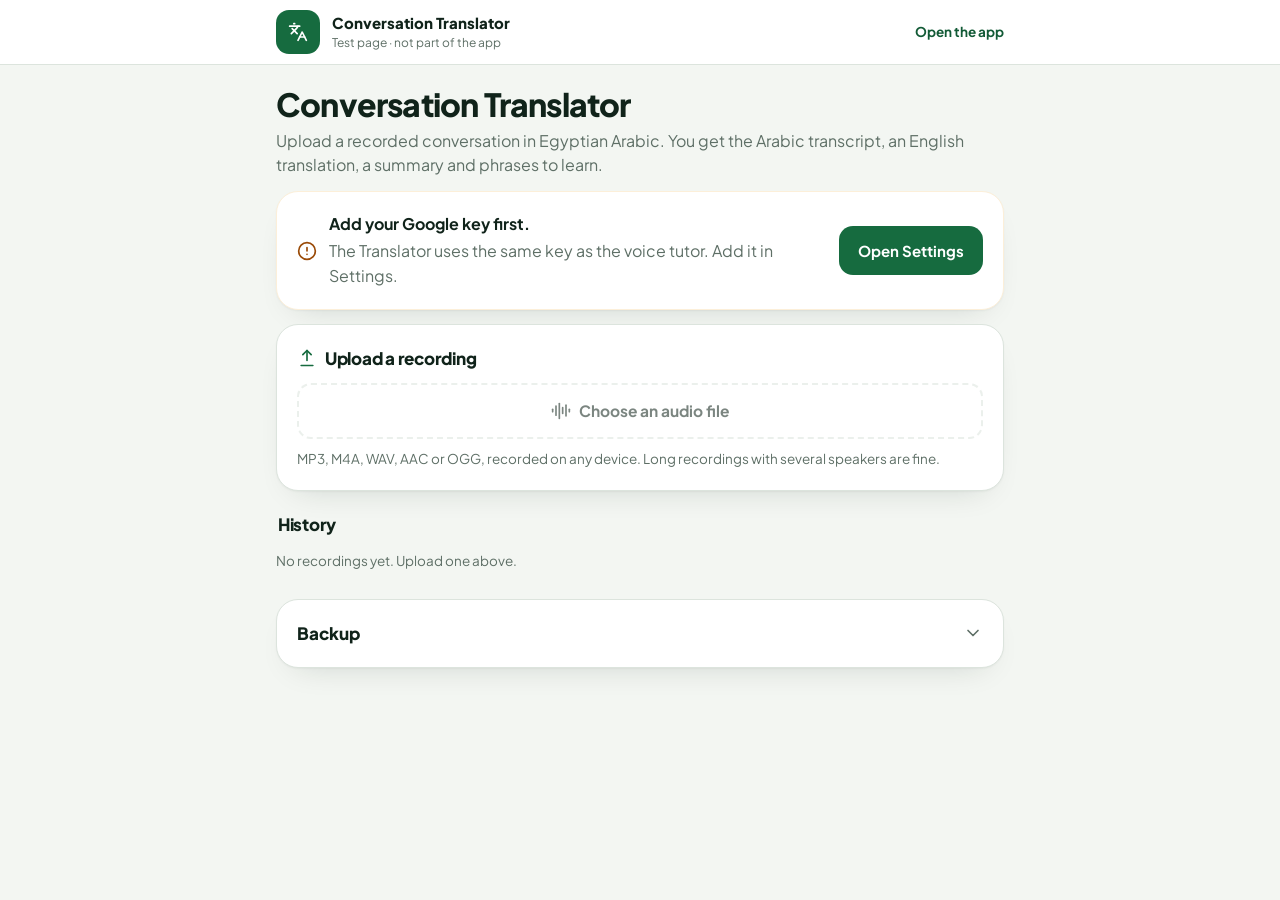
<file: translator-test.html>
<!doctype html>
<html lang="en">
<head>
<meta charset="utf-8">
<meta name="viewport" content="width=device-width, initial-scale=1, viewport-fit=cover">
<meta name="robots" content="noindex">
<title>Translator Test</title>
<meta name="theme-color" content="#166B3F">
<link rel="icon" type="image/png" sizes="192x192" href="icon-192.png">
<link rel="preconnect" href="https://fonts.googleapis.com">
<link rel="preconnect" href="https://fonts.gstatic.com" crossorigin>
<link rel="stylesheet" href="https://fonts.googleapis.com/css2?family=Cairo:wght@500;700&family=Noto+Naskh+Arabic:wght@500;700&family=Plus+Jakarta+Sans:wght@400;500;600;700;800&display=swap">
<!-- Test page for the Conversation Translator. Not linked from the app and not loaded by it. It uses the Gemini key the
     Academy saved in this browser; recordings are kept in their own storage, so lesson progress is never touched. -->
<style>
:root{
  --bg:#F3F6F2; --surface:#ffffff; --sunk:#EEF2EE; --ink:#10231A; --muted:#5E6F66; --ink-2:#46584E; --line:#DCE4DD; --line-2:#C6D2C9;
  --green:#166B3F; --green-hi:#125A36; --on-green:#ffffff; --pale:#E4F1E8; --pale-ink:#125A36;
  --sand:#9A4A07; --sand-pale:#FCEFD9; --amber:#E08A1E; --danger:#b42318; --danger-pale:#fdecea;
  --font:"Plus Jakarta Sans",system-ui,-apple-system,"Segoe UI",Roboto,sans-serif;
  --font-ar:"Cairo","Segoe UI","Noto Naskh Arabic","Geeza Pro",sans-serif;
  --r-lg:20px; --r:14px; --shadow:0 1px 2px rgba(20,40,30,.05),0 6px 20px rgba(20,40,30,.06);
}
@media (prefers-color-scheme: dark){
  :root{ --bg:#0f1512; --surface:#18201b; --sunk:#131a16; --ink:#e8efe9; --muted:#9aa89f; --ink-2:#b7c4bb; --line:#27322b; --line-2:#36443b;
    --green:#2aa765; --green-hi:#35b872; --on-green:#06140c; --pale:#183324; --pale-ink:#8fe2b2;
    --sand:#e2a85a; --sand-pale:#2c2416; --amber:#E39A35; --danger:#f08a80; --danger-pale:#3a1d1a;
    --shadow:0 1px 2px rgba(0,0,0,.3); color-scheme:dark; }
}
*{box-sizing:border-box}
[hidden]{display:none !important}
html{-webkit-text-size-adjust:100%}
body{margin:0;background:var(--bg);color:var(--ink);font:16px/1.55 var(--font)}
button,input,textarea{font:inherit;color:inherit}
:focus-visible{outline:3px solid color-mix(in srgb,var(--green) 55%,transparent);outline-offset:2px;border-radius:10px}
.ic{width:20px;height:20px;flex:none;stroke:currentColor;fill:none;stroke-width:2;stroke-linecap:round;stroke-linejoin:round}
.ic.sm{width:16px;height:16px}
.top{position:sticky;top:0;z-index:20;background:var(--surface);border-bottom:1px solid var(--line)}
.top-in{max-width:760px;margin:0 auto;display:flex;align-items:center;gap:12px;padding:10px max(16px,env(safe-area-inset-right)) 10px max(16px,env(safe-area-inset-left));min-height:64px}
.top-in b{display:block;font-size:15px;font-weight:800}
.top-in small{display:block;font-size:12px;color:var(--muted)}
.logo{width:44px;height:44px;border-radius:13px;background:var(--green);color:var(--on-green);display:grid;place-items:center;flex:none}
.top-in .grow{flex:1;min-width:0}
.top-in a{font-size:13.5px;font-weight:700;color:var(--pale-ink);text-decoration:none;white-space:nowrap}
.wrap{max-width:760px;margin:0 auto;padding:20px max(16px,env(safe-area-inset-right)) 60px max(16px,env(safe-area-inset-left));display:flex;flex-direction:column;gap:14px}
.card{background:var(--surface);border:1px solid var(--line);border-radius:var(--r-lg);padding:20px;box-shadow:var(--shadow)}
h1,h2,h3{margin:0;letter-spacing:-.015em;text-wrap:balance}
.title{font-size:22px;font-weight:800;line-height:1.25}
.ltitle{margin:0;font-size:clamp(26px,3.2cqw,32px);font-weight:800;letter-spacing:-.025em;line-height:1.2;text-wrap:balance}
.tag{font-size:12px;font-weight:700;letter-spacing:.03em;padding:3px 8px;border-radius:8px;background:var(--sunk);color:var(--muted);white-space:nowrap;font-variant-numeric:tabular-nums}
.tag.green{background:var(--pale);color:var(--pale-ink)} .tag.sand{background:var(--sand-pale);color:var(--sand)}
.muted{color:var(--muted)} .small{font-size:14px}
.btn{display:inline-flex;align-items:center;justify-content:center;gap:8px;border:1px solid transparent;border-radius:var(--r);padding:12px 18px;font-size:15px;font-weight:700;cursor:pointer;transition:background .15s,transform .05s;text-decoration:none;white-space:nowrap}
.btn:active{transform:translateY(1px)}
.btn.primary{background:var(--green);color:var(--on-green)} .btn.primary:hover{background:var(--green-hi)}
.btn.pale{background:var(--pale);color:var(--pale-ink)}
.btn.ghost{background:var(--surface);border-color:var(--line);color:var(--ink)} .btn.ghost:hover{background:var(--sunk)}
.btn.danger{background:var(--surface);border-color:var(--line);color:var(--danger)}
.btn.block{width:100%} .btn.lg{padding:15px 20px;font-size:16px}
.btn:disabled{opacity:.55;cursor:default}
.btn.back{min-height:44px;padding:0 16px 0 12px;font-size:14px;border-color:var(--line-2)}
@keyframes eaa-toast{from{opacity:0;transform:translate(-50%,14px)}to{opacity:1;transform:translate(-50%,0)}}
.toast{position:fixed;left:50%;bottom:calc(24px + env(safe-area-inset-bottom));transform:translateX(-50%);z-index:50;width:max-content;max-width:min(calc(100vw - 32px),520px);background:var(--green);color:var(--on-green);padding:12px 16px;border-radius:14px;font-size:14px;font-weight:600;display:flex;gap:10px;align-items:flex-start;box-shadow:0 10px 30px -6px rgba(14,74,48,.45)}
.toast.pop{animation:eaa-toast .26s cubic-bezier(.2,.7,.2,1)}
.tr-player{top:calc(var(--top-h, 65px) - 1px)}
</style>
<link rel="stylesheet" href="translator.css?v=20261124e">
</head>
<body>
<header class="top"><div class="top-in">
  <span class="logo"><svg class="ic" viewBox="0 0 24 24" aria-hidden="true"><path d="m5 8 6 6"/><path d="m4 14 6-6 2-3"/><path d="M2 5h12"/><path d="M7 2h1"/><path d="m22 22-5-10-5 10"/><path d="M14 18h6"/></svg></span>
  <span class="grow"><b>Conversation Translator</b><small>Test page · not part of the app</small></span>
  <a href="./">Open the app</a>
</div></header>
<main class="wrap" id="app"></main>
<div class="toast" id="toast" role="status" hidden></div>
<script src="translator-next.js?v=20261124e"></script>
<script>
/* The small bit of the app the Translator needs: the page area, page switching and short messages. */
const $app = document.getElementById('app');
// The top bar's height (--top-h), so the results page's audio player sits right below it (the bar is taller on narrow phones)
try { const topBar = document.querySelector('.top'), setTopH = () => document.documentElement.style.setProperty('--top-h', topBar.offsetHeight + 'px');
  setTopH(); new ResizeObserver(setTopH).observe(topBar); addEventListener('resize', setTopH); } catch {}
let toastTimer;
function toast(text){ const t = document.getElementById('toast'); t.innerHTML = text; t.hidden = false;
  t.classList.remove('pop'); void t.offsetWidth; t.classList.add('pop'); clearTimeout(toastTimer); toastTimer = setTimeout(() => t.hidden = true, 6000); }
function show(view, id){
  if (view === 'progress'){ location.href = './'; return; }                 // "Open Settings": the key is added in the app's Settings
  (TR_VIEWS[view] || TR_VIEWS.tr)(id); window.scrollTo(0, 0);
}
TR_ON = true;                                                               // always on here
show('tr');
</script>
</body>
</html>
</file>
<file: m9.css>
/* Module 09 (Pediatrics) pages. Generated from the designer's files by module9-pediatrics/build-css.js, then kept here.
   Every class is prefixed "m9-" so these rules cannot affect Modules 01-08. */
.m9-eaa{container:eaa/inline-size;position:relative;width:100%;color:var(--ink);font-family:var(--font);font-size:15px;line-height:1.5;
/* The colours shared with the rest of the app come from the app itself (index.html :root), so Module 09 always matches it,
   in light and dark mode. Only the colours the app has no match for (blue for the other speaker, inset and track shades) are set here. */
--sf:var(--surface);--sf2:#F6F9F6;--ink2:var(--ink-2);--ink3:var(--muted);--line2:#E6ECE7;--fill:var(--sunk);--pri:var(--green);--pri-h:var(--green-hi);--on-pri:var(--on-green);--gink:var(--pale-ink);--tint:var(--pale);--tint2:#D5EADB;--aink:var(--sand);--atint:var(--sand-pale);--bink:#1F4E82;--btint:#E5EEF8;--bline:#C5D8EE;--seg:#E3EAE4;--hdr:rgba(255,255,255,.88);--scrim:rgba(16,35,26,.5);--shadow:0 1px 2px rgba(16,35,26,.04),0 14px 34px -20px rgba(16,35,26,.2);--ring:rgba(22,107,63,.16)}
@media (prefers-color-scheme:dark){.m9-eaa{--sf2:#1B2A22;--line2:#22322A;--tint2:#20463A;--bink:#A3C8EE;--btint:#172A3E;--bline:#27425F;--seg:#2C3D34;--hdr:rgba(12,21,17,.88);--scrim:rgba(0,0,0,.62);--shadow:0 1px 2px rgba(0,0,0,.3),0 14px 34px -20px rgba(0,0,0,.6);--ring:rgba(42,167,101,.28)}}
.m9-eaa *,.m9-eaa *::before,.m9-eaa *::after{box-sizing:border-box}
:where(.m9-eaa) button{font:inherit;color:inherit;cursor:pointer;-webkit-tap-highlight-color:transparent}
:where(.m9-eaa) input{font:inherit;color:inherit}
:where(.m9-eaa) :is(h1,h2,h3,p,ul,ol){margin:0}
:where(.m9-eaa) :is(ul,ol){padding:0;list-style:none}
:where(.m9-eaa) a{text-decoration:none}
.m9-eaa :focus-visible{outline:3px solid var(--pri);outline-offset:2px}
.m9-ic{fill:none;stroke:currentColor;stroke-width:2;stroke-linecap:round;stroke-linejoin:round;flex:none}
/* Layout helpers */
.m9-stack{display:flex;flex-direction:column;min-width:0}
.m9-row{display:flex;align-items:center;min-width:0}
.m9-between{justify-content:space-between}.m9-wrap{flex-wrap:wrap}.m9-top{align-items:flex-start}.m9-base{align-items:baseline}
.m9-grow{flex:1;min-width:0}.m9-none{flex:none}
.m9-g2{gap:2px}.m9-g4{gap:4px}.m9-g6{gap:6px}.m9-g8{gap:8px}.m9-g10{gap:10px}.m9-g12{gap:12px}.m9-g16{gap:16px}
.m9-page{max-width:1200px;margin:0 auto;padding:clamp(20px,3cqw,32px) clamp(16px,4cqw,32px) 56px;display:flex;flex-direction:column;gap:20px}
.m9-page.m9-narrow{max-width:880px}
.m9-layout{display:grid;grid-template-columns:minmax(0,1fr);gap:24px}
@container eaa (min-width:1000px){.m9-layout{grid-template-columns:400px minmax(0,1fr);gap:40px;align-items:start}.m9-layout.m9-rev{grid-template-columns:minmax(0,1fr) 380px;gap:24px;align-items:stretch}}
.m9-cols2{display:grid;grid-template-columns:repeat(auto-fit,minmax(min(300px,100%),1fr));gap:12px}

/* Type */
.m9-h1{font-size:clamp(26px,3.2cqw,32px);font-weight:800;letter-spacing:-.025em;line-height:1.2;text-wrap:balance}
.m9-h2{font-size:20px;font-weight:800;letter-spacing:-.015em;line-height:1.3}
.m9-h3{font-size:17px;font-weight:800;letter-spacing:-.01em;line-height:1.3}
.m9-eyebrow{font-size:11px;font-weight:800;letter-spacing:.07em;text-transform:uppercase;color:var(--ink3)}
.m9-sm{font-size:14px;line-height:1.55;color:var(--ink2);text-wrap:pretty}
.m9-xs{font-size:12.5px;font-weight:600;line-height:1.4;color:var(--ink3);font-variant-numeric:tabular-nums}
.m9-b{font-weight:700;color:var(--ink)}
.m9-ar{font-family:var(--font-ar);font-weight:700;line-height:1.7;text-align:right;display:block}
.m9-ar-h{display:inline;font-size:.85em;color:var(--gink);margin-left:12px}
.m9-ar-sm{font-size:22px}.m9-ar-md{font-size:26px}.m9-ar-lg{font-size:clamp(30px,5.4cqw,40px)}.m9-ar-xl{font-size:clamp(42px,7cqw,64px)}.m9-ar-long{font-size:clamp(27px,3.6cqw,34px)}
.m9-tl{font-size:15px;font-weight:700;line-height:1.45}
.m9-en{font-size:14px;font-weight:500;line-height:1.45;color:var(--ink3)}

/* Buttons */
.m9-btn{display:inline-flex;align-items:center;justify-content:center;gap:10px;min-height:48px;padding:0 20px;border-radius:14px;border:1px solid transparent;font-size:15px;font-weight:700;white-space:nowrap;text-decoration:none;user-select:none;transition:background-color .16s ease,border-color .16s ease,box-shadow .16s ease,color .16s ease,transform .12s ease}
.m9-btn:active{transform:scale(.98)}
.m9-btn:disabled{opacity:.5;cursor:not-allowed;transform:none;box-shadow:none}
.m9-btn .m9-ic{transition:transform .2s cubic-bezier(.2,.7,.2,1)}
.m9-btn.m9-primary,.m9-btn.m9-primary:hover{color:var(--on-pri)}
.m9-btn.m9-primary{background:var(--pri);box-shadow:inset 0 1px 0 rgba(255,255,255,.16),0 1px 2px rgba(14,74,48,.32),0 8px 18px -8px rgba(22,107,63,.55)}
.m9-btn.m9-primary:hover{background:var(--pri-h)}
.m9-btn.m9-ghost,.m9-btn.m9-ghost:hover{color:var(--ink)}
.m9-btn.m9-ghost{background:var(--sf);border-color:var(--line)}
.m9-btn.m9-ghost:hover{background:var(--sf2);border-color:var(--ink3)}
.m9-btn.m9-soft,.m9-btn.m9-soft:hover{color:var(--gink)}
.m9-btn.m9-soft{background:var(--tint)}
.m9-btn.m9-soft:hover{background:var(--tint2)}
.m9-btn.m9-sm{min-height:44px;padding:0 16px;font-size:14px}
.m9-btn.m9-block{width:100%}
.m9-btn.m9-lg{min-height:56px;font-size:16px}
.m9-go:hover .m9-ic{transform:translateX(4px)}
.m9-back:hover .m9-ic{transform:translateX(-3px)}

/* Cards, pills, tiles */
.m9-card{background:var(--sf);border:1px solid var(--line);border-radius:20px;box-shadow:var(--shadow)}
.m9-pad{padding:20px}
.m9-inset{padding:12px 14px;border-radius:14px;background:var(--sf2);border:1px solid var(--line2)}
.m9-pill{display:inline-flex;align-items:center;gap:5px;min-height:24px;padding:0 10px;border-radius:99px;background:var(--fill);color:var(--ink2);font-size:12px;font-weight:800;white-space:nowrap;font-variant-numeric:tabular-nums}
.m9-pill.m9-green{background:var(--tint);color:var(--gink)}
.m9-pill.m9-amber{background:var(--atint);color:var(--aink)}
.m9-pill.m9-blue{background:var(--btint);color:var(--bink)}
.m9-tile{flex:none;display:grid;place-items:center;width:44px;height:44px;border-radius:13px;background:var(--tint);color:var(--gink)}
.m9-tile.m9-amber{background:var(--atint);color:var(--aink)}
.m9-tile.m9-gray{background:var(--fill);color:var(--ink2)}
.m9-tile.m9-sm{width:32px;height:32px;border-radius:10px}
.m9-note{display:flex;align-items:flex-start;gap:8px;font-size:13px;line-height:1.5;color:var(--ink3)}
.m9-note .m9-ic{margin-top:2px}
.m9-caution{display:flex;align-items:flex-start;gap:12px;padding:14px 16px;border-radius:16px;background:var(--atint);color:var(--aink);border:1px solid color-mix(in srgb,var(--amber) 35%,transparent)}
.m9-caution p{font-size:14px;line-height:1.55;color:var(--ink)}
.m9-divide > * + *{border-top:1px solid var(--line2)}

/* Progress */
.m9-track{display:flex;gap:2px;align-items:center}
.m9-track span{flex:1 1 0;min-width:0;height:8px;border-radius:99px;background:var(--seg)}
.m9-track .m9-done{background:var(--pri)}
.m9-track .m9-now{background:var(--tint2);box-shadow:inset 0 0 0 2px var(--pri);height:12px}
.m9-track .m9-brk{margin-inline-start:8px}
.m9-ubar{display:grid;grid-auto-flow:column;grid-auto-columns:minmax(0,1fr);gap:4px}
.m9-ubar span{position:relative;height:8px;border-radius:99px;background:var(--seg);overflow:hidden}
.m9-ubar i{position:absolute;inset:0 auto 0 0;border-radius:99px;background:var(--pri)}
.m9-ubar i.m9-p{background:var(--amber)}
.m9-dots{display:flex;gap:4px;flex:none}
.m9-dot{width:14px;height:6px;border-radius:99px;background:var(--seg)}
.m9-dot.m9-p{background:var(--amber)}.m9-dot.m9-c{background:var(--pri)}

/* List rows */
.m9-lrow{display:flex;align-items:center;gap:12px;width:100%;min-height:56px;padding:8px 10px;border:0;border-radius:12px;background:transparent;text-align:left;text-decoration:none;transition:background-color .14s ease}
.m9-lrow,.m9-lrow:hover{color:var(--ink)}
.m9-lrow:hover{background:var(--sf2)}
.m9-lrow:active{background:var(--fill)}
.m9-lrow .m9-chevr{color:var(--ink3);transition:transform .2s ease}
.m9-lrow:hover .m9-chevr{transform:translateX(3px)}
.m9-st{flex:none;fill:none;stroke:currentColor;stroke-width:2;stroke-linecap:round;stroke-linejoin:round;color:var(--ink3);opacity:.7}
.m9-st .m9-half,.m9-st .m9-tick{display:none}
.m9-st.m9-p{color:var(--amber);opacity:1}
.m9-st.m9-p .m9-half{display:block;fill:currentColor;stroke:none}
.m9-st.m9-c{color:var(--pri);opacity:1}
.m9-st.m9-c .m9-ring{fill:currentColor}
.m9-st.m9-c .m9-tick{display:block;stroke:var(--on-pri)}
.m9-mnum{flex:none;display:grid;place-items:center;width:40px;height:40px;border-radius:12px;background:var(--fill);color:var(--ink2);font-size:13px;font-weight:800;font-variant-numeric:tabular-nums;transition:background-color .2s ease,color .2s ease}
.m9-mnum.m9-active{background:var(--tint);color:var(--gink)}
.m9-mnum.m9-done{background:var(--pri);color:var(--on-pri)}
.m9-acc-head{display:flex;align-items:center;gap:12px;width:100%;padding:14px;border:0;border-radius:19px;background:transparent;text-align:left}
.m9-chev{flex:none;display:grid;place-items:center;width:32px;height:32px;border-radius:10px;color:var(--ink3);transition:transform .3s cubic-bezier(.2,.7,.2,1),background-color .16s ease}
.m9-acc-head:hover .m9-chev{background:var(--fill);color:var(--ink)}
.m9-open > .m9-acc-head .m9-chev,.m9-open > h3 > .m9-acc-head .m9-chev{transform:rotate(180deg)}
.m9-acc{display:grid;grid-template-rows:0fr;transition:grid-template-rows .3s cubic-bezier(.2,.7,.2,1)}
.m9-open > .m9-acc{grid-template-rows:1fr}
.m9-acc-in{min-height:0;overflow:hidden;visibility:hidden;transition:visibility 0s linear .3s}
.m9-open > .m9-acc > .m9-acc-in{visibility:visible;transition-delay:0s}
.m9-acc-body{margin:0 14px;padding:8px 0 12px;border-top:1px solid var(--line2)}

/* Conversation turns */
.m9-who{display:inline-flex;align-items:center;gap:6px;align-self:flex-start;min-height:24px;padding:0 10px;border-radius:99px;font-size:12px;font-weight:800}
.m9-who.m9-you{background:var(--tint);color:var(--gink)}
.m9-who.m9-other{background:var(--btint);color:var(--bink)}
.m9-turn{display:grid;grid-template-columns:auto minmax(0,1fr) auto;align-items:center;gap:6px 12px;width:100%;padding:14px 12px;border:0;border-radius:14px;background:transparent;text-align:left;transition:background-color .14s ease}
.m9-turn:hover{background:var(--sf2)}
.m9-turn.m9-on,.m9-turn.m9-on:hover{background:var(--tint)}
.m9-turn-n{display:grid;place-items:center;width:28px;height:28px;border-radius:9px;background:var(--fill);color:var(--ink2);font-size:12px;font-weight:800;font-variant-numeric:tabular-nums}
.m9-turn .m9-who{justify-self:start}
.m9-turn :is(.m9-ar,.m9-tl,.m9-en){grid-column:1 / -1}
@container eaa (min-width:700px){.m9-turn :is(.m9-ar,.m9-tl,.m9-en){grid-column:2 / 3}}
.m9-turn.m9-you .m9-turn-n{background:var(--tint);color:var(--gink)}
.m9-turn.m9-other .m9-turn-n{background:var(--btint);color:var(--bink)}
.m9-spk{flex:none;display:grid;place-items:center;width:44px;height:44px;border-radius:99px;background:var(--fill);color:var(--ink2);transition:background-color .16s ease,color .16s ease,transform .2s cubic-bezier(.2,.7,.2,1)}
:is(.m9-turn,.m9-term):hover .m9-spk{background:var(--tint);color:var(--gink);transform:scale(1.06)}
:is(.m9-turn,.m9-term).m9-on .m9-spk{background:var(--pri);color:var(--on-pri);animation:m9-beat 1.1s ease-in-out infinite}
.m9-term{display:flex;align-items:center;gap:12px;width:100%;padding:12px 14px;border:1px solid var(--line);border-radius:16px;background:var(--sf);text-align:left;transition:background-color .14s ease,border-color .14s ease}
.m9-term:hover{border-color:var(--ink3)}
.m9-term.m9-on{border-color:var(--pri);background:var(--tint)}

/* Audio tiles */
.m9-tiles{display:grid;grid-template-columns:repeat(3,minmax(0,1fr));gap:10px;width:100%;max-width:384px}
.m9-atile{display:flex;flex-direction:column;align-items:center;justify-content:center;gap:8px;min-height:92px;padding:12px 8px;border:1px solid var(--line);border-radius:16px;background:var(--sf);font-size:13.5px;font-weight:700;transition:background-color .16s ease,border-color .16s ease,box-shadow .16s ease,transform .12s ease}
.m9-atile-ic{display:grid;place-items:center;width:44px;height:44px;border-radius:99px;background:var(--fill);transition:background-color .16s ease,color .16s ease,transform .2s cubic-bezier(.2,.7,.2,1)}
.m9-atile.m9-lead .m9-atile-ic{background:var(--pri);color:var(--on-pri)}
.m9-atile:hover{border-color:var(--ink3);background:var(--sf2)}
.m9-atile:hover .m9-atile-ic{transform:scale(1.06)}
.m9-atile:active{transform:scale(.97)}
.m9-atile.m9-on,.m9-atile.m9-on:hover{border-color:var(--pri);background:var(--tint);box-shadow:0 0 0 4px var(--ring)}
.m9-atile.m9-on .m9-atile-ic{background:var(--pri);color:var(--on-pri);animation:m9-beat 1.1s ease-in-out infinite}
@keyframes m9-beat{0%,100%{transform:scale(1)}50%{transform:scale(1.1)}}

/* Checklist */
.m9-chk{display:flex;align-items:flex-start;gap:12px;width:100%;min-height:48px;padding:10px;border:0;border-radius:12px;background:transparent;text-align:left;font-size:15px;line-height:1.45;transition:background-color .14s ease}
.m9-chk:hover{background:var(--sf2)}
.m9-box{flex:none;display:grid;place-items:center;width:24px;height:24px;border-radius:8px;border:2px solid var(--ink3);color:transparent;transition:background-color .16s ease,border-color .16s ease,color .16s ease,transform .12s ease}
.m9-chk:active .m9-box{transform:scale(.9)}
.m9-chk[aria-checked="true"] .m9-box{background:var(--pri);border-color:var(--pri);color:var(--on-pri)}

/* First-open sheet */
.m9-scrim{position:absolute;inset:0;z-index:30;display:flex;align-items:flex-start;justify-content:center;padding:96px 16px 24px;background:var(--scrim)}
.m9-sheet{width:100%;max-width:520px;padding:24px;border-radius:24px;background:var(--sf);border:1px solid var(--line);box-shadow:0 30px 60px -20px rgba(0,0,0,.45)}

.m9-turncard{display:flex;flex-direction:column;align-items:center;overflow:hidden}
.m9-band{display:flex;align-items:center;gap:10px;width:100%;padding:12px 16px;font-size:14px;font-weight:800;border-bottom:1px solid var(--line2)}
.m9-turncard.m9-you{border-color:var(--pri)}
.m9-turncard.m9-you .m9-band{background:var(--tint);color:var(--gink)}
.m9-turncard.m9-other{border-color:var(--bline)}
.m9-turncard.m9-other .m9-band{background:var(--btint);color:var(--bink)}
.m9-band .m9-name{display:inline-flex;align-items:center;min-height:26px;padding:0 10px;border-radius:99px;background:var(--sf);font-size:12.5px}
.m9-turn-body{width:100%;padding:clamp(20px,4cqw,36px) clamp(16px,4cqw,36px) 8px;text-align:center}
.m9-turn-body .m9-ar{text-align:center;text-wrap:balance}
@container eaa (max-width:999px){.m9-acts{order:-1}}
.m9-prev{display:flex;align-items:center;gap:10px;padding:10px 14px;border-radius:14px;border:1px dashed var(--line);min-width:0}
.m9-prev .m9-ar{flex:1;min-width:0;font-size:18px;line-height:1.6;color:var(--ink2);white-space:nowrap;overflow:hidden;text-overflow:ellipsis}

/* Phone widths: navigation moves to a bottom tab bar */
@container eaa (max-width:640px){
  .m9-wide-only{display:none}
}
@media (prefers-reduced-motion:reduce){
  .m9-eaa *,.m9-eaa *::before,.m9-eaa *::after{transition-duration:.01ms !important;animation-duration:.01ms !important;animation-iteration-count:1 !important}
}

/* Overview */
.m9-tc{color:var(--gink)}.m9-tp{color:var(--aink)}
.m9-ut{font-size:16px;font-weight:700;line-height:1.3}
.m9-lt{font-size:15px;font-weight:700;line-height:1.35}

/* Preview */
.m9-obj{display:flex;align-items:flex-start;gap:8px;font-size:14.5px;line-height:1.5}
.m9-obj .m9-ic{margin-top:4px;color:var(--gink)}

/* Lab */
.m9-bcode{flex:none;display:grid;place-items:center;width:44px;height:40px;border-radius:12px;background:var(--fill);color:var(--ink2);font-size:13px;font-weight:800;font-variant-numeric:tabular-nums}
.m9-open > h3 .m9-bcode{background:var(--tint);color:var(--gink)}

/* Guide */
.m9-reg{display:grid;grid-template-columns:minmax(0,1fr) minmax(0,1fr);gap:6px 12px;padding:12px 0}
.m9-reg .m9-m{grid-column:1 / -1}
.m9-reg .m9-ar{text-align:left;font-size:24px;line-height:1.5}
@container eaa (min-width:700px){.m9-reg{grid-template-columns:minmax(0,1fr) minmax(0,1fr) minmax(0,1.7fr);align-items:center}.m9-reg .m9-m{grid-column:auto}}
.m9-steps{display:flex;flex-wrap:wrap;gap:6px}
.m9-step{display:inline-flex;align-items:center;gap:8px;padding:6px 12px 6px 6px;border-radius:12px;background:var(--sf2);border:1px solid var(--line2);font-size:13.5px;line-height:1.4}
.m9-step b{flex:none;display:grid;place-items:center;width:22px;height:22px;border-radius:7px;background:var(--tint);color:var(--gink);font-size:12px}
.m9-ref{display:flex;align-items:center;gap:12px;min-height:52px;padding:8px 10px;border-radius:12px;text-decoration:none;transition:background-color .14s ease}
.m9-ref,.m9-ref:hover{color:var(--ink)}
.m9-ref:hover{background:var(--sf2)}
.m9-ccode{flex:none;display:grid;place-items:center;width:36px;height:36px;border-radius:11px;background:var(--fill);color:var(--ink2);font-size:14px;font-weight:800}
.m9-open > h3 .m9-ccode{background:var(--tint);color:var(--gink)}

/* Search */
.m9-hit{display:flex;align-items:flex-start;gap:12px;padding:14px 16px;text-decoration:none;border-radius:20px;transition:border-color .14s ease}
.m9-hit,.m9-hit:hover{color:var(--ink)}
.m9-hit:hover{border-color:var(--ink3)}
.m9-hit .m9-chevr{margin-top:4px;color:var(--ink3)}


/* ---- Fitting the designs into the app shell (written by hand) ---- */
.m9-page{padding:0;width:100%}                       /* the app's own wrapper already pads the page */
.m9-eaa.m9-scrim{position:fixed;inset:0;width:auto;z-index:60;align-items:center;padding:16px;overflow:auto}
.m9-sheet{max-height:calc(100dvh - 32px);overflow:auto}
button.m9-btn,a.m9-btn{cursor:pointer}
button.m9-lrow,button.m9-hit,button.m9-peds,button.m9-ref{font:inherit;cursor:pointer}
.m9-hit{width:100%;text-align:left}
.m9-heard:empty{display:none}
.m9-heard{width:100%;padding:0 clamp(16px,4cqw,36px) 16px}
/* Home: "Next in Pediatrics" card and the Module 09 row */
.m9-peds{display:flex;align-items:center;gap:14px;width:100%;padding:14px 16px;background:var(--surface);border:1px solid var(--line);border-radius:18px;color:var(--ink);text-align:left;transition:border-color .18s ease,box-shadow .18s ease}
.m9-peds:hover{border-color:var(--line-2);box-shadow:0 10px 24px -18px rgba(16,35,26,.28)}
.m9-peds-ic{flex:none;display:grid;place-items:center;width:44px;height:44px;border-radius:13px;background:var(--pale);color:var(--pale-ink)}
.m9-peds-b{flex:1;min-width:0;display:flex;flex-direction:column;gap:6px}
.m9-peds-k{display:block;font-size:11px;font-weight:800;letter-spacing:.07em;text-transform:uppercase;color:var(--muted)}
.m9-peds-t{display:block;font-size:16px;font-weight:700;letter-spacing:-.01em;line-height:1.3}
.m9-peds-m{display:block;font-size:12.5px;font-weight:600;color:var(--muted);font-variant-numeric:tabular-nums}
.m9-peds-go{flex:none;display:grid;place-items:center;width:44px;height:44px;border-radius:99px;background:var(--pale);color:var(--pale-ink);transition:background-color .16s ease,color .16s ease,transform .2s cubic-bezier(.2,.7,.2,1)}
.m9-peds:hover .m9-peds-go{background:var(--green);color:var(--on-green);transform:scale(1.06)}
.m9-ptrack{display:flex;gap:2px}
.m9-ptrack span{flex:1 1 0;height:6px;border-radius:99px;background:var(--line)}
.m9-ptrack .done{background:var(--green)}
.m9-ptrack .now{background:var(--pale);box-shadow:inset 0 0 0 2px var(--green)}
button.m9-modrow{display:flex;align-items:center;gap:14px;width:100%;padding:14px 14px 14px 16px;font:inherit;color:var(--ink);text-align:left;cursor:pointer}
.m9-modrow .mod-num{background:var(--pale);color:var(--pale-ink)}
.m9-modrow:hover .chev-box{background:var(--sunk);color:var(--ink);transform:translateX(3px)}
.m9-modrow .chev-box{transition:transform .2s ease,background-color .16s ease}
/* Settings: one segment per unit */
.m9-sbar{display:grid;grid-auto-flow:column;grid-auto-columns:minmax(0,1fr);gap:4px}
.m9-sbar span{position:relative;height:6px;border-radius:99px;background:var(--line);overflow:hidden}
.m9-sbar i{position:absolute;inset:0 auto 0 0;border-radius:99px;background:var(--green)}
.m9-sbar i.p{background:var(--amber)}   /* "in progress": the app's one orange */
.m9-sbar-n{font-size:12.5px;font-weight:600;color:var(--muted)}
.m9-note em{padding-right:.16em}   /* the font has no true italic; the slanted letters would lean into the next space */
/* Module guide: each communication pattern is a collapsible row inside one card */
.m9-pats .m9-acc-head{padding:12px 0;border-radius:12px}
.m9-pats .m9-acc-body{margin:0;padding:2px 0 14px;border-top:0}
/* Module guide: every section is a collapsible card; nothing inside a closed section can show or take focus */
.m9-open > h2 > .m9-acc-head .m9-chev{transform:rotate(180deg)}
.m9-sec > h2 .m9-acc-head{text-wrap:pretty}   /* headings balance their lines; the one-line summary should fill the width */
.m9-sec:not(.m9-open) .m9-acc-in{visibility:hidden;transition:visibility 0s linear .3s}
/* Lesson: a turn she already confirmed and went back to (Back / Forward), and the Back / Forward row on the turn card */
.m9-track .m9-done.m9-now{background:var(--pri);box-shadow:none;height:8px;outline:2px solid var(--pri);outline-offset:2px}
.m9-turn-body > .pnav{margin-bottom:6px}
/* Search: who speaks a Module 09 line */
.m9-swho{display:inline-flex;align-items:center;min-height:22px;padding:0 9px;border-radius:99px;font-size:12px;font-weight:800;margin-right:6px}
.m9-swho.you{background:var(--pale);color:var(--pale-ink)}
.m9-swho.other{background:#E5EEF8;color:#1F4E82}
@media (prefers-color-scheme:dark){.m9-swho.other{background:#172A3E;color:#A3C8EE}}
@media (prefers-reduced-motion:reduce){.m9-eaa *,.m9-eaa *::before,.m9-eaa *::after{transition-duration:.01ms !important;animation-duration:.01ms !important;animation-iteration-count:1 !important}}
</file>
<file: translator.css>
/* Conversation Translator (translator.js). Uses the app's own colours, cards and buttons; every class starts with "tr-". */
.tr{display:flex;flex-direction:column;gap:14px}
.tr .card{border-radius:22px;box-shadow:0 1px 2px rgba(16,35,26,.04),0 14px 34px -20px rgba(16,35,26,.2)}
.tr-head{display:flex;flex-direction:column;gap:6px}
.tr-head p{margin:0;line-height:1.5}
.tr-title{overflow-wrap:anywhere}
.tr-h2{display:flex;align-items:center;gap:8px;margin:0 0 12px;font-size:17px;font-weight:800}
.tr-h2 .ic{color:var(--green)}
.tr .back{align-self:flex-start}
.tr .small{font-size:13.5px}
.tr .grow{flex:1;min-width:0}

/* Upload */
.tr-nokey{display:flex;flex-wrap:wrap;align-items:center;gap:12px;border-color:var(--sand-pale)}
.tr-nokey>.ic{color:var(--sand)} .tr-nokey p{margin:2px 0 0} .tr-nokey>div{flex:1;min-width:200px}
.tr-up #trPick,.tr-up #trChosen{display:flex;flex-direction:column;gap:10px}
.tr-up p{margin:0}
.tr-choose{position:relative;min-height:56px;border-style:dashed;border-width:2px;border-color:var(--line-2);font-size:15.5px;cursor:pointer}
.tr-choose input{position:absolute;inset:0;opacity:0;cursor:pointer;width:100%}
.tr-choose.tr-dis{opacity:.55;cursor:default}
.tr-file{display:flex;align-items:center;gap:12px;padding:12px;border-radius:14px;background:var(--sunk)}
.tr-file .ic{color:var(--green)} .tr-file b{display:block;overflow-wrap:anywhere} .tr-file span{display:block}
.tr-audio{width:100%;height:44px}
.tr-err{display:flex;flex-wrap:wrap;align-items:flex-start;gap:10px;padding:12px 14px;border-radius:14px;background:var(--danger-pale);color:var(--danger);font-size:14.5px;line-height:1.5}
.tr-err span{flex:1;min-width:180px}

/* History */
.tr-hist-top{display:flex;flex-wrap:wrap;align-items:center;justify-content:space-between;gap:2px 12px;margin:6px 2px 0}
.tr-hist-top .tr-h2{margin:0}
.tr-list{display:flex;flex-direction:column;gap:10px}
.tr-row{display:flex;align-items:center;gap:12px;width:100%;padding:14px 16px;text-align:left;cursor:pointer;color:var(--ink);font:inherit}
.tr-row:hover{background:var(--sunk)}
.tr-row>.ic{color:var(--green)} .tr-row b{display:block;overflow-wrap:anywhere;font-size:15px} .tr-row .muted{display:block}
.tag.tr-bad{background:var(--danger-pale);color:var(--danger)}

/* Loader: everything happens out of sight until it is finished */
.tr-load{display:flex;flex-direction:column;align-items:center;text-align:center;gap:10px;padding:32px 22px}
.tr-load .title{font-size:21px}
.tr-name{margin:0;overflow-wrap:anywhere;font-size:14px}
.tr-spin{width:64px;height:64px;border-radius:50%;border:6px solid var(--pale);border-top-color:var(--green);animation:tr-spin 1s linear infinite;margin-bottom:6px}
.tr-spin.off{animation:none;border-color:var(--sunk);border-top-color:var(--sunk)}
@keyframes tr-spin{to{transform:rotate(360deg)}}
@media (prefers-reduced-motion: reduce){ .tr-spin{animation:tr-pulse 2s ease-in-out infinite !important} }
@keyframes tr-pulse{50%{opacity:.4}}
.tr-msg{margin:4px 0 2px;max-width:46ch;font-size:15px;line-height:1.55;color:var(--ink-2);min-height:3em}
.tr-steps{list-style:none;margin:8px 0 0;padding:0;display:flex;flex-direction:column;gap:10px;text-align:left;align-self:stretch;max-width:420px;margin-inline:auto;width:100%}
.tr-steps li{display:flex;align-items:center;gap:12px;font-size:14.5px;color:var(--muted)}
.tr-dot{width:26px;height:26px;border-radius:50%;flex:none;display:grid;place-items:center;border:2px solid var(--line-2)}
.tr-dot .ic{width:15px;height:15px;stroke-width:3}
.tr-steps li.done{color:var(--ink-2)} .tr-steps li.done .tr-dot{background:var(--green);border-color:var(--green);color:var(--on-green)}
.tr-steps li.now{color:var(--ink);font-weight:700} .tr-steps li.now .tr-dot{border-color:var(--green);border-top-color:transparent;animation:tr-spin 1s linear infinite}
.tr-steps li.next{color:var(--ink);font-weight:700} .tr-steps li.next .tr-dot{border-color:var(--amber)}
.tr-elapsed{margin:6px 0 0;font-variant-numeric:tabular-nums}
.tr-load-btns{display:flex;flex-direction:column;gap:10px;align-self:stretch;max-width:420px;width:100%;margin:8px auto 0}
.tr .btn.armed,.tr .btn.armed:hover{background:var(--danger-pale);color:var(--danger);border-color:transparent}

/* Results */
.tr-player{position:sticky;top:calc(var(--top-h, 65px) - 1px);z-index:5;background:var(--surface);border:1px solid var(--line);border-radius:18px;padding:8px 10px;box-shadow:0 8px 20px -14px rgba(16,35,26,.35)}
.tr-tabs{display:grid;grid-template-columns:repeat(3,minmax(0,1fr));gap:4px;padding:4px;background:var(--sunk);border-radius:14px}
.tr-tabs button{min-height:42px;border:0;border-radius:11px;background:none;font-size:13px;font-weight:700;color:var(--ink-2);cursor:pointer;padding:0 4px}
.tr-tabs button[aria-selected="true"]{background:var(--surface);color:var(--pale-ink);box-shadow:0 1px 3px rgba(16,35,26,.12)}
.tr-segs{display:flex;flex-direction:column;gap:8px}
.tr-seg{display:grid;grid-template-columns:1fr;gap:6px;width:100%;padding:14px 16px;border:1px solid var(--line);border-radius:16px;background:var(--surface);text-align:left;font:inherit;color:inherit;cursor:pointer}
.tr-seg:hover{background:var(--sunk)}
.tr-seg.on{border-color:var(--green);box-shadow:0 0 0 2px var(--green) inset}
.tr-seg-top{display:flex;flex-wrap:wrap;align-items:center;gap:8px;font-size:12.5px;color:var(--muted);font-variant-numeric:tabular-nums}
.tr-spk{display:inline-flex;align-items:center;min-height:22px;padding:0 9px;border-radius:99px;background:var(--pale);color:var(--pale-ink);font-weight:800}
.tr-ar{font-family:var(--font-ar);font-size:21px;font-weight:700;line-height:1.7;direction:rtl;text-align:right;overflow-wrap:anywhere}
.tr-en{font-size:15px;line-height:1.5;color:var(--ink-2)}
/* Tablet and wider: time and speaker on top, then the English on the left and the Arabic on the right */
@media (min-width:700px){ .tr-segs.both .tr-seg{grid-template-columns:1fr 1fr;column-gap:24px;align-items:start} .tr-segs.both .tr-seg-top{grid-column:1/-1;grid-row:1} .tr-segs.both .tr-en{grid-column:1;grid-row:2} .tr-segs.both .tr-ar{grid-column:2;grid-row:2} }
.tr-card{display:flex;flex-direction:column;gap:6px}
.tr-ai{display:flex;align-items:center;gap:6px;margin:0 0 6px;font-size:12.5px;font-weight:700;color:var(--muted)}
.tr-over{margin:0;font-size:16px;line-height:1.55}
.tr-h3{margin:14px 0 4px;font-size:15px;font-weight:800}
.tr-items{list-style:none;margin:0;padding:0;display:flex;flex-direction:column;gap:8px}
.tr-items li{display:flex;gap:10px;align-items:flex-start;font-size:15px;line-height:1.5}
.tr-badge{flex:none;min-width:76px;text-align:center;font-size:11px;font-weight:800;text-transform:uppercase;letter-spacing:.04em;padding:3px 6px;border-radius:7px;margin-top:2px}
.tr-said{background:var(--pale);color:var(--pale-ink)} .tr-sugg{background:var(--sand-pale);color:var(--sand)} .tr-unc{background:var(--danger-pale);color:var(--danger)}
.tr-time{display:inline-flex;align-items:center;min-height:24px;margin:2px 4px 0 0;padding:0 8px;border-radius:99px;border:1px solid var(--line);background:var(--surface);font-size:12px;font-weight:700;color:var(--pale-ink);cursor:pointer;font-variant-numeric:tabular-nums}
.tr-item{padding:12px 0;border-top:1px solid var(--line)} .tr-item:first-of-type{border-top:0}
.tr-item p{margin:4px 0 0;line-height:1.5}
.tr-alt{font-family:var(--font-ar);font-weight:700}
.tr-tech{font-size:14px;color:var(--muted)} .tr-tech summary{cursor:pointer;font-weight:700;padding:6px 2px}
.tr-tech p{margin:6px 0 10px}

/* Report for Claude: small, out of the way, available at any moment */
.tr-report{margin-top:6px;background:none;border:0;padding:8px;font:inherit;font-size:13px;font-weight:700;color:var(--muted);text-decoration:underline;cursor:pointer}
.tr-report-box{width:100%;min-height:160px;margin-top:8px;font:12px/1.4 ui-monospace,Consolas,monospace;border:1px solid var(--line);border-radius:10px;padding:8px;background:var(--sunk);color:var(--ink)}
.tr-redo{flex-direction:row;align-items:center;gap:14px} .tr-redo p{margin:0}
.tr-spin.sm{width:28px;height:28px;border-width:3px;margin:0;flex:none}
/* Lines that can be played: a speaker on each, a hint above, and the speaker pulses while that line plays */
.tr-hint{display:flex;align-items:center;gap:8px;margin:0 2px 2px;font-size:13.5px;font-weight:700;color:var(--muted)}
.tr-hint .ic{color:var(--green)}
.tr-play{margin-left:auto;width:34px;height:34px;border-radius:50%;display:grid;place-items:center;background:var(--pale);color:var(--pale-ink);flex:none;transition:background-color .15s,color .15s}
.tr-play .ic{width:18px;height:18px}
.tr-segs.can-play .tr-seg:hover .tr-play{background:var(--green);color:var(--on-green)}
.tr-seg.on .tr-play{background:var(--green);color:var(--on-green);animation:tr-pulse 1.1s ease-in-out infinite}
/* History: older recordings in closed groups by day, then by week */
.tr-group{border:1px solid var(--line);border-radius:18px;background:var(--surface)}
.tr-group summary{display:flex;align-items:center;gap:10px;min-height:52px;padding:0 16px;cursor:pointer;list-style:none;font-weight:800;font-size:15px}
.tr-group summary::-webkit-details-marker{display:none}
.tr-chev{color:var(--muted);transition:transform .2s}
.tr-group[open] .tr-chev{transform:rotate(180deg)}
.tr-group-list{display:flex;flex-direction:column;gap:8px;padding:0 10px 10px}
.tr-group-list .tr-row{box-shadow:none}
/* Backup: a backup file (with audio) and the daily copies */
.tr-backup{display:flex;flex-direction:column;gap:10px}
.tr-backup>summary{display:flex;align-items:center;justify-content:space-between;cursor:pointer;list-style:none}
.tr-backup>summary::-webkit-details-marker{display:none}
.tr-backup[open] .tr-chev{transform:rotate(180deg)}
.tr-backup p{margin:10px 0 0;line-height:1.5}
.tr-bk-btns{display:flex;flex-wrap:wrap;gap:10px;margin-top:12px}
.tr-loadbk{position:relative;cursor:pointer}
.tr-loadbk input{position:absolute;inset:0;opacity:0;cursor:pointer;width:100%}
.tr-daily{display:flex;flex-direction:column;gap:8px}
.tr-bk{display:flex;align-items:center;gap:12px;padding:10px 12px;border-radius:14px;background:var(--sunk)}
.tr-bk b{display:block;font-size:14.5px} .tr-bk .muted{display:block}
.tr-bk .btn{padding:8px 14px}
/* Translating paused: only lighter models left */
.tr-paused{display:flex;gap:12px;align-items:flex-start;border-color:var(--sand-pale);background:var(--sand-pale)}
.tr-paused>.ic{color:var(--sand);margin-top:2px}
.tr-paused b{display:block;font-size:16px;color:var(--ink)}
.tr-paused p{margin:6px 0 0;line-height:1.5;color:var(--ink-2)}
</file>
